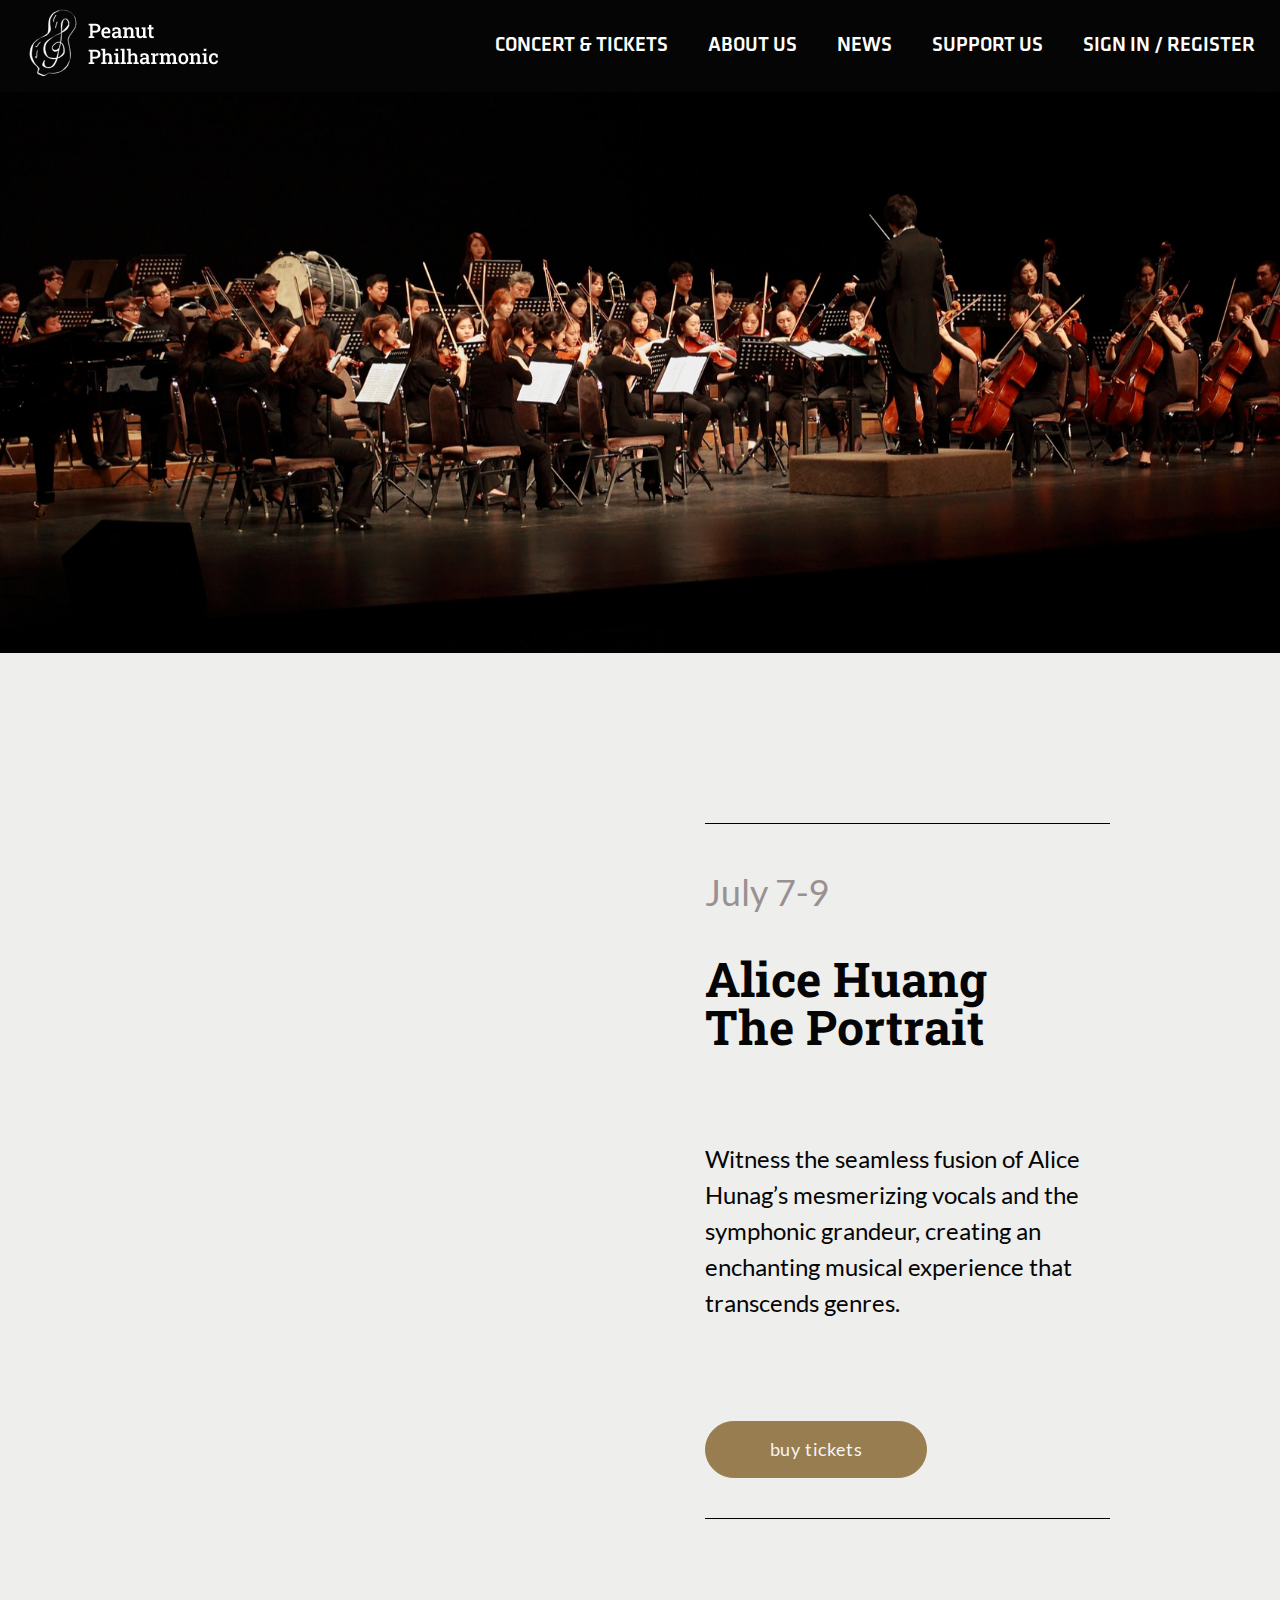
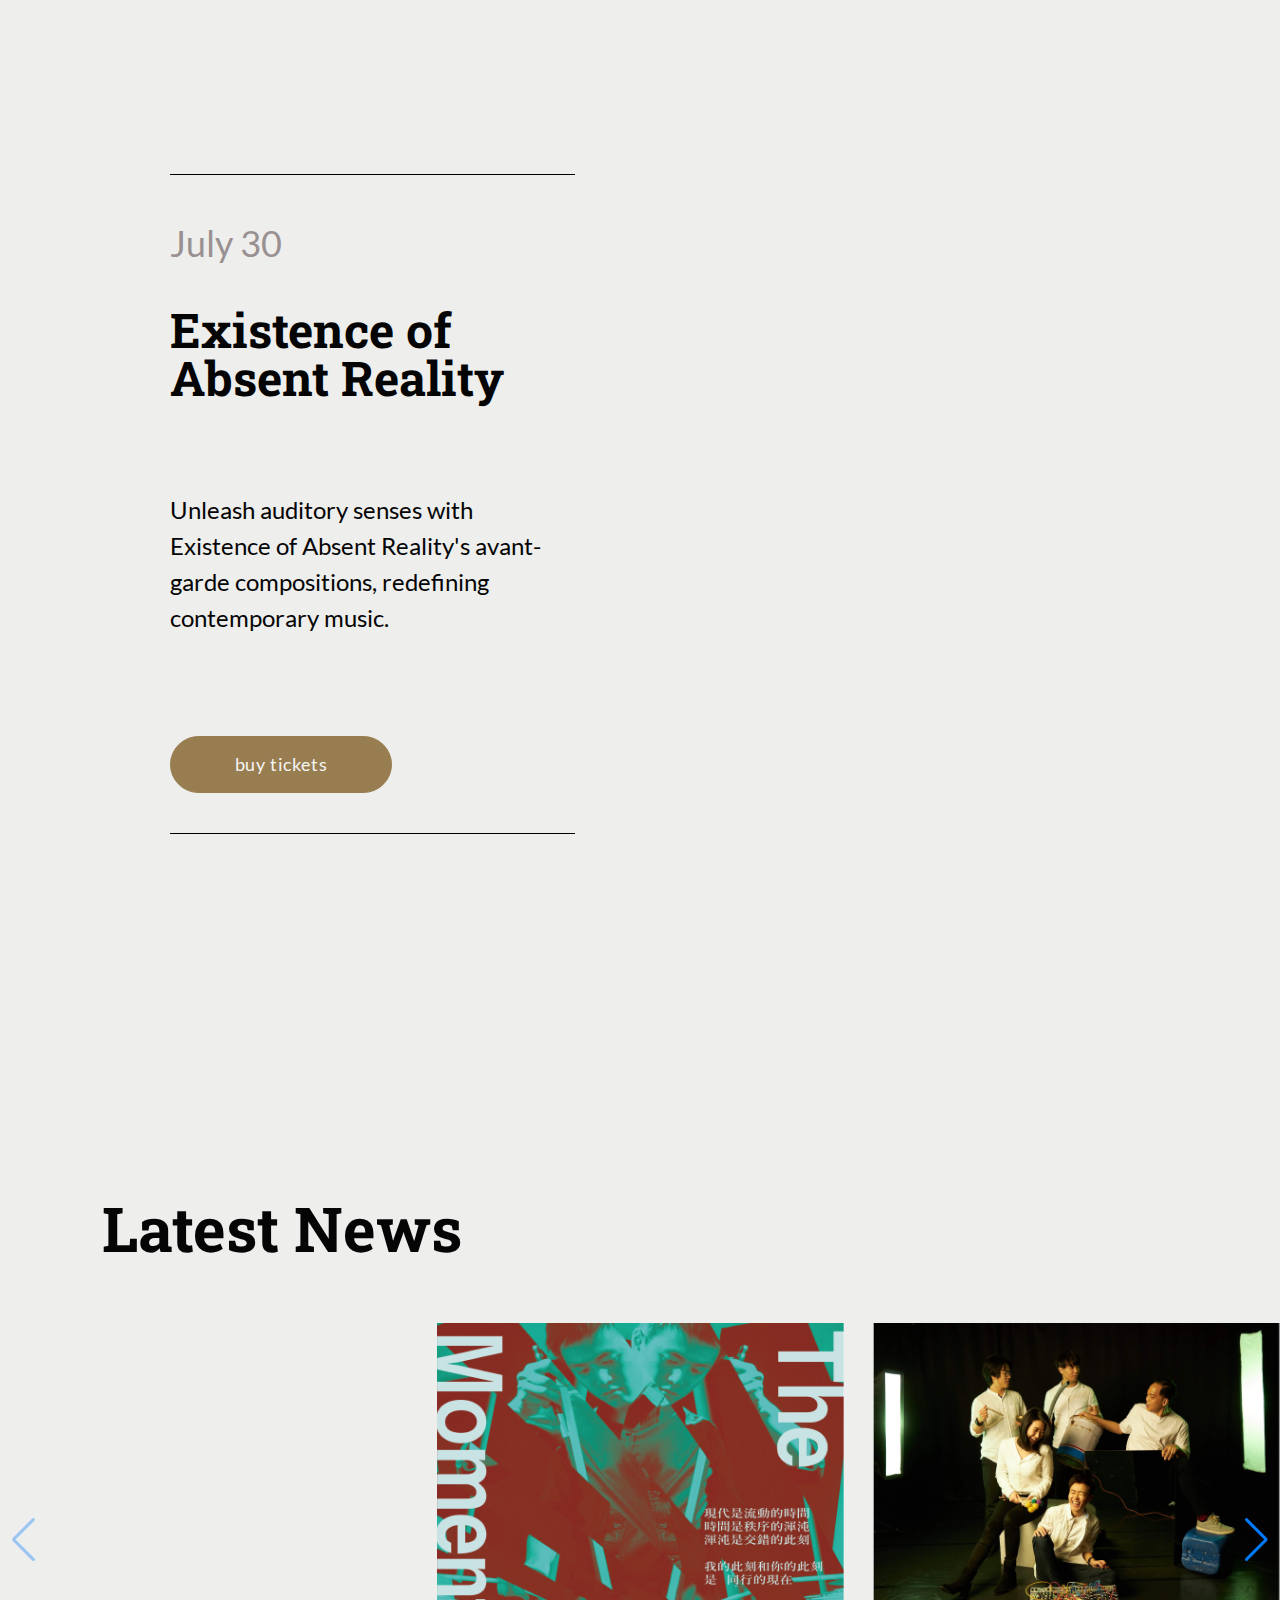
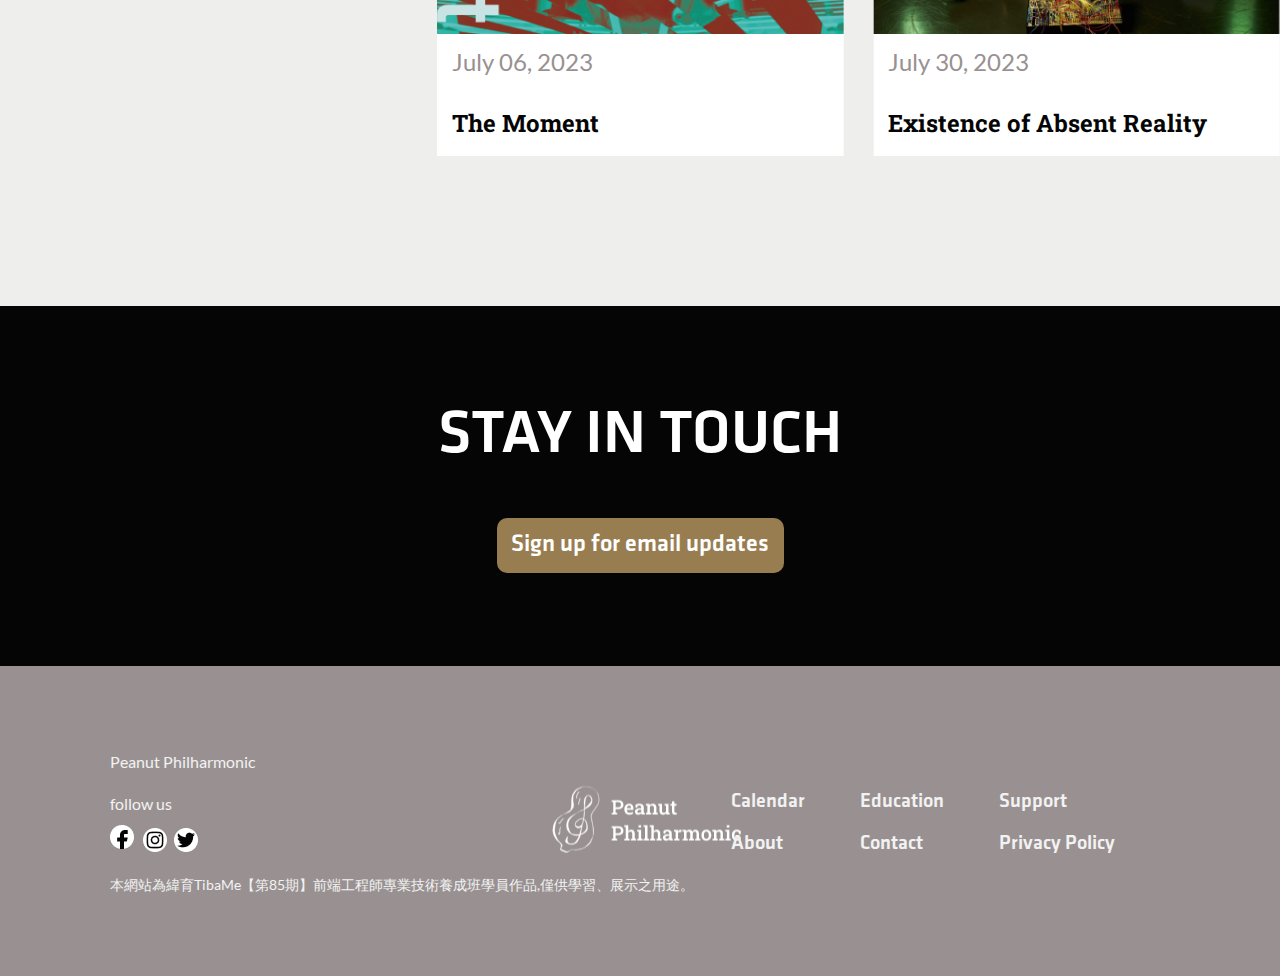
<file: index.html>
<!DOCTYPE html>
<html lang="en">
<head>
    <meta charset="UTF-8">
    <meta http-equiv="X-UA-Compatible" content="IE=edge">
    <meta name="viewport" content="width=device-width, initial-scale=1.0">
    <link rel="stylesheet" href="./css/style.css">
    <link rel="stylesheet" href="https://cdnjs.cloudflare.com/ajax/libs/font-awesome/6.4.0/css/all.min.css"/>
    <link href="https://unpkg.com/aos@2.3.1/dist/aos.css" rel="stylesheet">
    <link rel="stylesheet" href="https://cdn.jsdelivr.net/npm/swiper@10/swiper-bundle.min.css" />

    <style>
        @media only screen and (max-width: 1300px) {
            .top-image {
                width: 60%;
                margin-left: 40px;
                transform: none;
                position: relative;
            }
            .top-image img:last-child {
                display: none;
            }

            .bot-event{
                padding-top: 0;
            }

            .bot-image img:last-child {
                display: none;
            }

            .bot-image {
                margin-right: 40px;
            }
                    
        }
    </style>

    <title>Peanut Philharmonic</title>
</head>
<body>
    <!-- <header>
        <nav>
            <a href="index.html"><img src="./image/logo.png" alt="" class="logo"></a>
            <ul class="menu-list">
                <li><a href="calendars.html">Concert & Tickets</a>
                    <ol>
                        <li><a href="calendars.html">Canlenders</a></li>
                        <li><a href="tickets.html">Tickets</a></li>
                    </ol>
                </li>
                <li><a href="about.html">About Us</a>
                    <ol>
                        <li><a href="about.html">The Peanut Philharmonic</a></li>
                        <li><a href="members.html">Members</a></li>
                    </ol>
                </li>
                <li><a href="news.html">News</a></li>
                <li><a href="support.html">Support Us</a></li>
                <li><a href="sign.html">Sign in / Register</a></li>
                <li><i class="fa-solid fa-bars" style="display: none"></i></li>
            </ul>
        </nav>
    </header> -->
    <header class="header-area">
        <!-- 導覽列 -->
        <div class="navbar-area">
          <div class="container">
            <nav class="site-navbar">
              <!--logo -->
              <a href="index.html" class="logo"><img src="./image/logo.png" alt=""></a>
      
              <!-- site menu/nav -->
              <ul>
                <li><a href="calendars.html">Concert & Tickets</a></li>
                <li><a href="about.html">About Us</a></li>
                <li><a href="about.html">News</a></li>
                <li><a href="support.html">Support Us</a></li>
                <li><a href="sign.html">Sign in / Register</a></li>
                
              </ul>
              <!-- hamburger -->
              <button class="nav-toggler">
                <span></span>
              </button>
            </nav>
          </div>
        </div>
    </header>

    <main>
        <!-- 首頁滿版大圖 -->
        <div class="main-banner">
            <img src="./image/main-banner.png" alt="">
        </div>
        
        <!-- 最新演出資訊 -->
        <div class="wrapper">
            <div class="top-event">
                <div class="top-image">
                    <img data-aos="fade-right"
                    data-aos-offset="300"
                    data-aos-easing="ease-in-sine" src="./image/top-image-1.jpg" alt="">
                    <img data-aos="fade-left"
                    data-aos-offset="200"
                    data-aos-easing="ease-in-sine" src="./image/top-image-2.jpg" alt="">
                </div>
                <div class="top-text">
                    <div class="h3-div">
                        <h3>July 7-9</h3>
                    </div>
                    <h2>Alice Huang<br>
                        The Portrait</h2>
                    <p>Witness the seamless fusion of Alice Hunag’s mesmerizing vocals and the symphonic grandeur, creating an enchanting musical experience that transcends genres.</p>
                    <div class="btn-div">
                        <a href="tickets.html" class="btn-ticket">buy tickets</a>
                    </div>
                </div>
            </div>
            <div class="bot-event">
                <div class="bot-image">
                    <img data-aos="fade-left"
                    data-aos-offset="200"
                    data-aos-easing="ease-in-sine" src="./image/bot-image-1.jpg" alt="">
                    <img data-aos="fade-right"
                    data-aos-offset="100"
                    data-aos-easing="ease-in-sine" src="./image/bot-image-2.jpg" alt="">
                </div>
                <div class="bot-text">
                    <div class="h3-div">
                        <h3>July 30</h3>
                    </div>
                    <h2>Existence of<br>
                        Absent Reality</h2>
                    <p>Unleash auditory senses with Existence of Absent Reality's avant-garde compositions, redefining contemporary music.</p>
                    <div class="btn-div">
                        <a href="tickets.html" class="btn-ticket">buy tickets</a>
                    </div>
                </div>
            </div>
        </div>

        <!-- 新聞頁面 -->

<!-- 
        <div class="news">
            
            <i id ="left" class="fa fa-angle-left" aria-hidden="true"></i>
            <div class="carousel">
                
                <div class="news-slider">
                    <a href="news.html">
                        <img src="./image/news-1.jpg" alt="">
                        <h4>July 06, 2023</h4>
                        <h4>The Moment</h4>
                    </a>
                </div>

                <div class="news-slider">
                    <a href="news.html">
                        <img src="./image/news-2.jpg" alt="">
                        <h4>July 30, 2023</h4>
                        <h4>Existence of Absent Reality</h4>
                    </a>
                </div>

                <div class="news-slider">
                    <a href="news.html">
                        <img src="./image/news-3.jpg" alt="">
                        <h4>March 28, 2023</h4>
                        <h4>Partnership with Orange</h4>
                    </a>
                </div>
                    
                <div class="news-slider">
                    <a href="news.html">
                        <img src="./image/news-1.jpg" alt="">
                        <h4>July 06, 2023</h4>
                        <h4>The Moment</h4>
                    </a>
                </div>

                <div class="news-slider">
                    <a href="news.html">
                        <img src="./image/news-2.jpg" alt="">
                        <h4>July 30, 2023</h4>
                        <h4>Existence of Absent Reality</h4>
                    </a>
                </div>

                <div class="news-slider">
                    <a href="news.html">
                        <img src="./image/news-3.jpg" alt="">
                        <h4>March 28, 2023</h4>
                        <h4>Partnership with Orange</h4>
                    </a>
                </div>
                
                <div class="news-slider">
                    <a href="news.html">
                        <img src="./image/news-1.jpg" alt="">
                        <h4>July 06, 2023</h4>
                        <h4>The Moment</h4>
                    </a>
                </div>

                <div class="news-slider">
                    <a href="news.html">
                        <img src="./image/news-2.jpg" alt="">
                        <h4>July 30, 2023</h4>
                        <h4>Existence of Absent Reality</h4>
                    </a>
                </div>

                <div class="news-slider">
                    <a href="news.html">
                        <img src="./image/news-3.jpg" alt="">
                        <h4>March 28, 2023</h4>
                        <h4>Partnership with Orange</h4>
                    </a>
                </div>
            </div>
            <i id="right" class="fa fa-angle-right" aria-hidden="true"></i>
        </div> -->
      <!-- Swiper -->
        <div class="news-h1">
            <h1>Latest News</h1>
        </div>
        <div #swiperRef="" class="swiper mySwiper">
            <div class="swiper-wrapper">
            <div class="swiper-slide">
                <a href="news.html">
                    <img src="./image/news-1.jpg" alt="">
                    <h4>July 06, 2023</h4>
                    <h4>The Moment</h4>
                </a>
            </div>
            <div class="swiper-slide">
                <a href="news.html">
                    <img src="./image/news-2.jpg" alt="">
                    <h4>July 30, 2023</h4>
                    <h4>Existence of Absent Reality</h4>
                </a>
            </div>
            <div class="swiper-slide">
                <a href="news.html">
                    <img src="./image/news-3.jpg" alt="">
                    <h4>March 28, 2023</h4>
                    <h4>Partnership with Orange</h4>
                </a>
            </div>
            <div class="swiper-slide">
                <a href="news.html">
                    <img src="./image/news-1.jpg" alt="">
                    <h4>July 06, 2023</h4>
                    <h4>The Moment</h4>
                </a>
            </div>
            <div class="swiper-slide">
                <a href="news.html">
                    <img src="./image/news-2.jpg" alt="">
                    <h4>July 30, 2023</h4>
                    <h4>Existence of Absent Reality</h4>
                </a>
            </div>
            <div class="swiper-slide">
                <a href="news.html">
                    <img src="./image/news-3.jpg" alt="">
                    <h4>March 28, 2023</h4>
                    <h4>Partnership with Orange</h4>
                </a>
            </div>
            </div>
            <div class="swiper-button-next"></div>
            <div class="swiper-button-prev"></div>
            <div class="swiper-pagination"></div>
        </div>


    </main>
    <footer>
        <div class="black-footer">
            <h1>STAY IN TOUCH</h1>
            <a href="sign.html">Sign up for email updates</a>
        </div>
        <div class="footer">
            <div class="left-side">
                <h5>Peanut Philharmonic </h5>
                <h5>follow us</h5>
                <a href="#"><img src="./image/facebook-icon.png" alt=""></a>
                <a href="#"><img src="./image/instagram-icon.png" alt=""></a>
                <a href="#"><img src="./image/twitter-icon.png" alt=""></a>
                <h6>本網站為緯育TibaMe【第85期】前端工程師專業技術養成班學員作品,僅供學習、展示之用途。</h6>
            </div>

            <div class="logo-side">
                <a href="index.html"><img src="./image/logo.png" alt="" class="logo-bottom"></a>
            </div>

            <div class="right-side">
                <ul>
                    <li><a href="calendars.html">Calendar</a></li>
                    <li><a href="about.html">About</a></li>
                </ul>
                <ul>
                    <li><a href="#">Education</a></li>
                    <li><a href="contact.html">Contact</a></li>
                </ul>
                <ul>
                    <li><a href="support.html">Support</a></li>
                    <li><a href="#">Privacy Policy</a></li>
                </ul>
            </div>
        </div>
    </footer>
    <script src="./js/index.js"></script>
    <script src="./js/basic.js"></script>
    <script src="https://unpkg.com/aos@2.3.1/dist/aos.js"></script>
      <!-- Swiper JS -->
  <script src="https://cdn.jsdelivr.net/npm/swiper@10/swiper-bundle.min.js"></script>

  <!-- Initialize Swiper -->
    <script script>
        var swiper = new Swiper(".mySwiper", {
        slidesPerView: 3,
        centeredSlides: true,
        spaceBetween: 30,
        pagination: {
            // el: ".swiper-pagination",
            type: "fraction",
        },
        navigation: {
            nextEl: ".swiper-button-next",
            prevEl: ".swiper-button-prev",
        },
        });
    </script>
    <script>
        AOS.init({
            offset: 50,
            duration: 1000
            });
    </script>
</body>
</html>
</file>
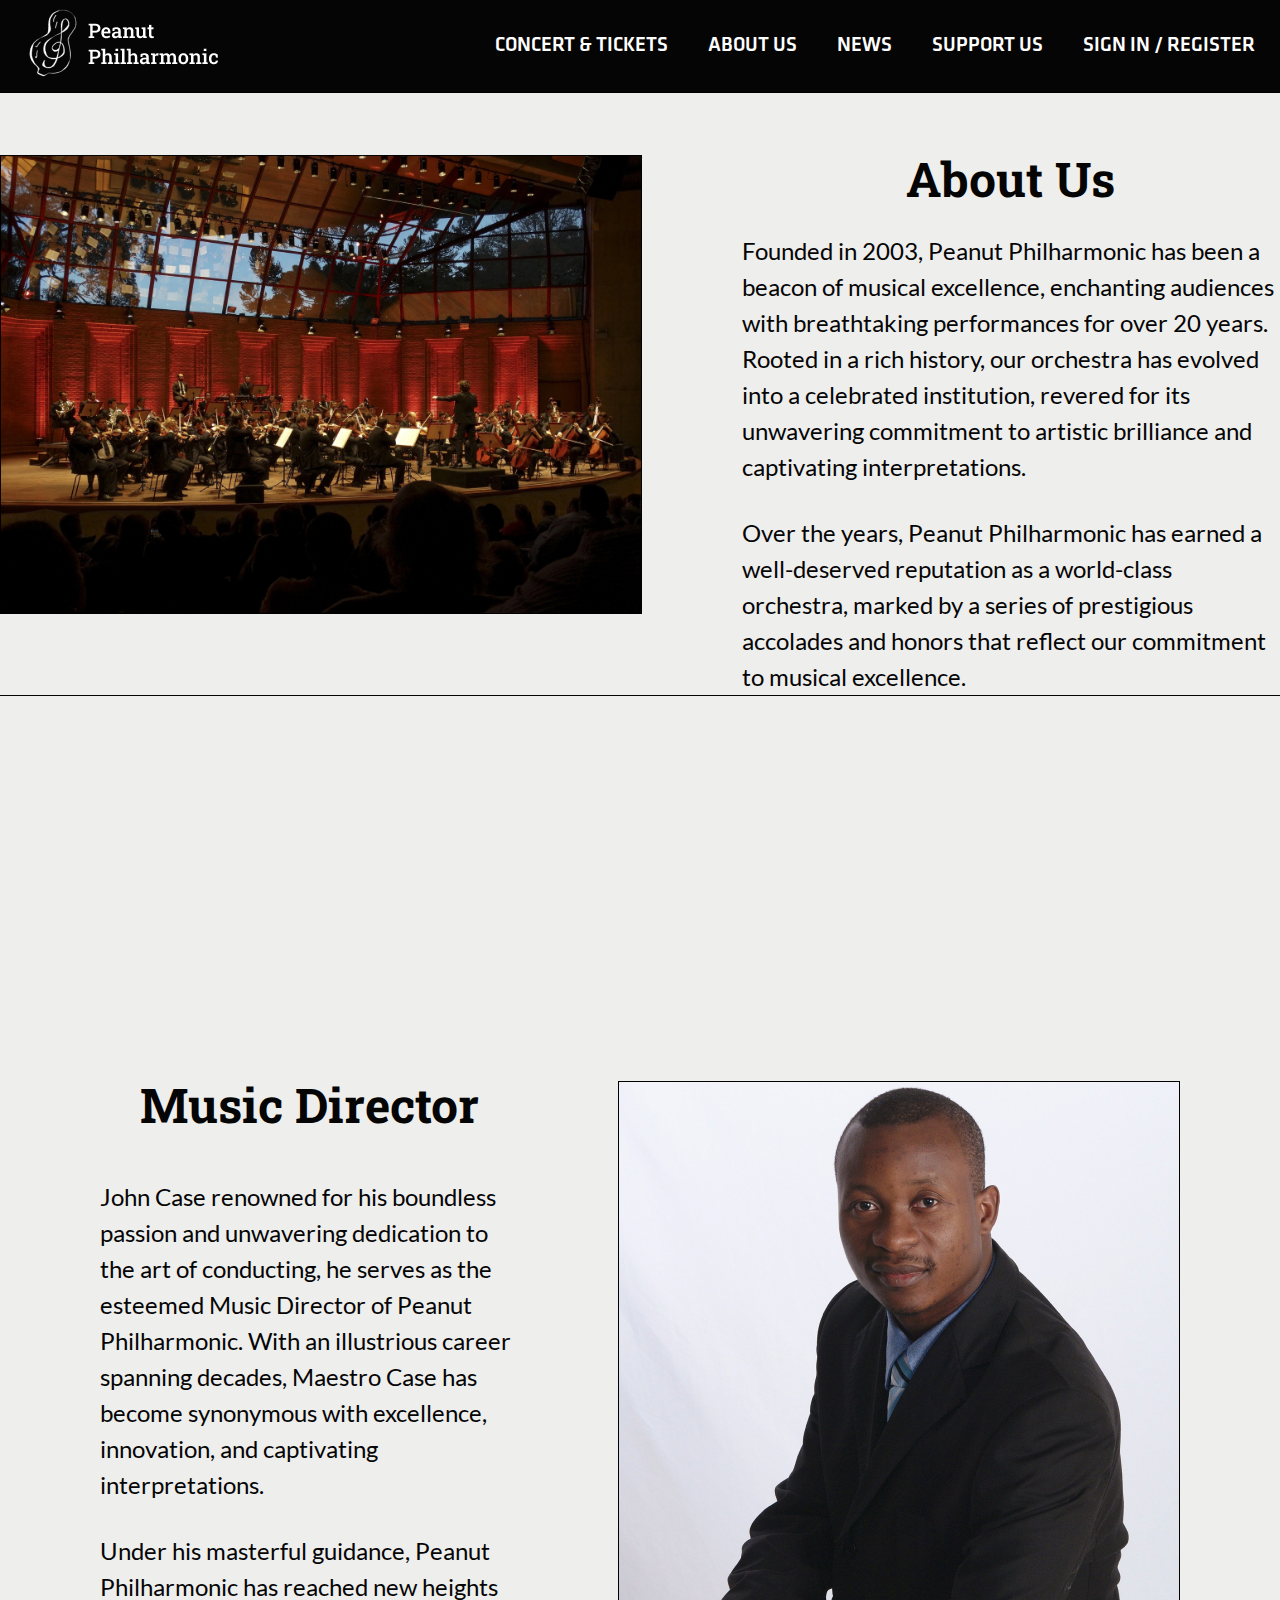
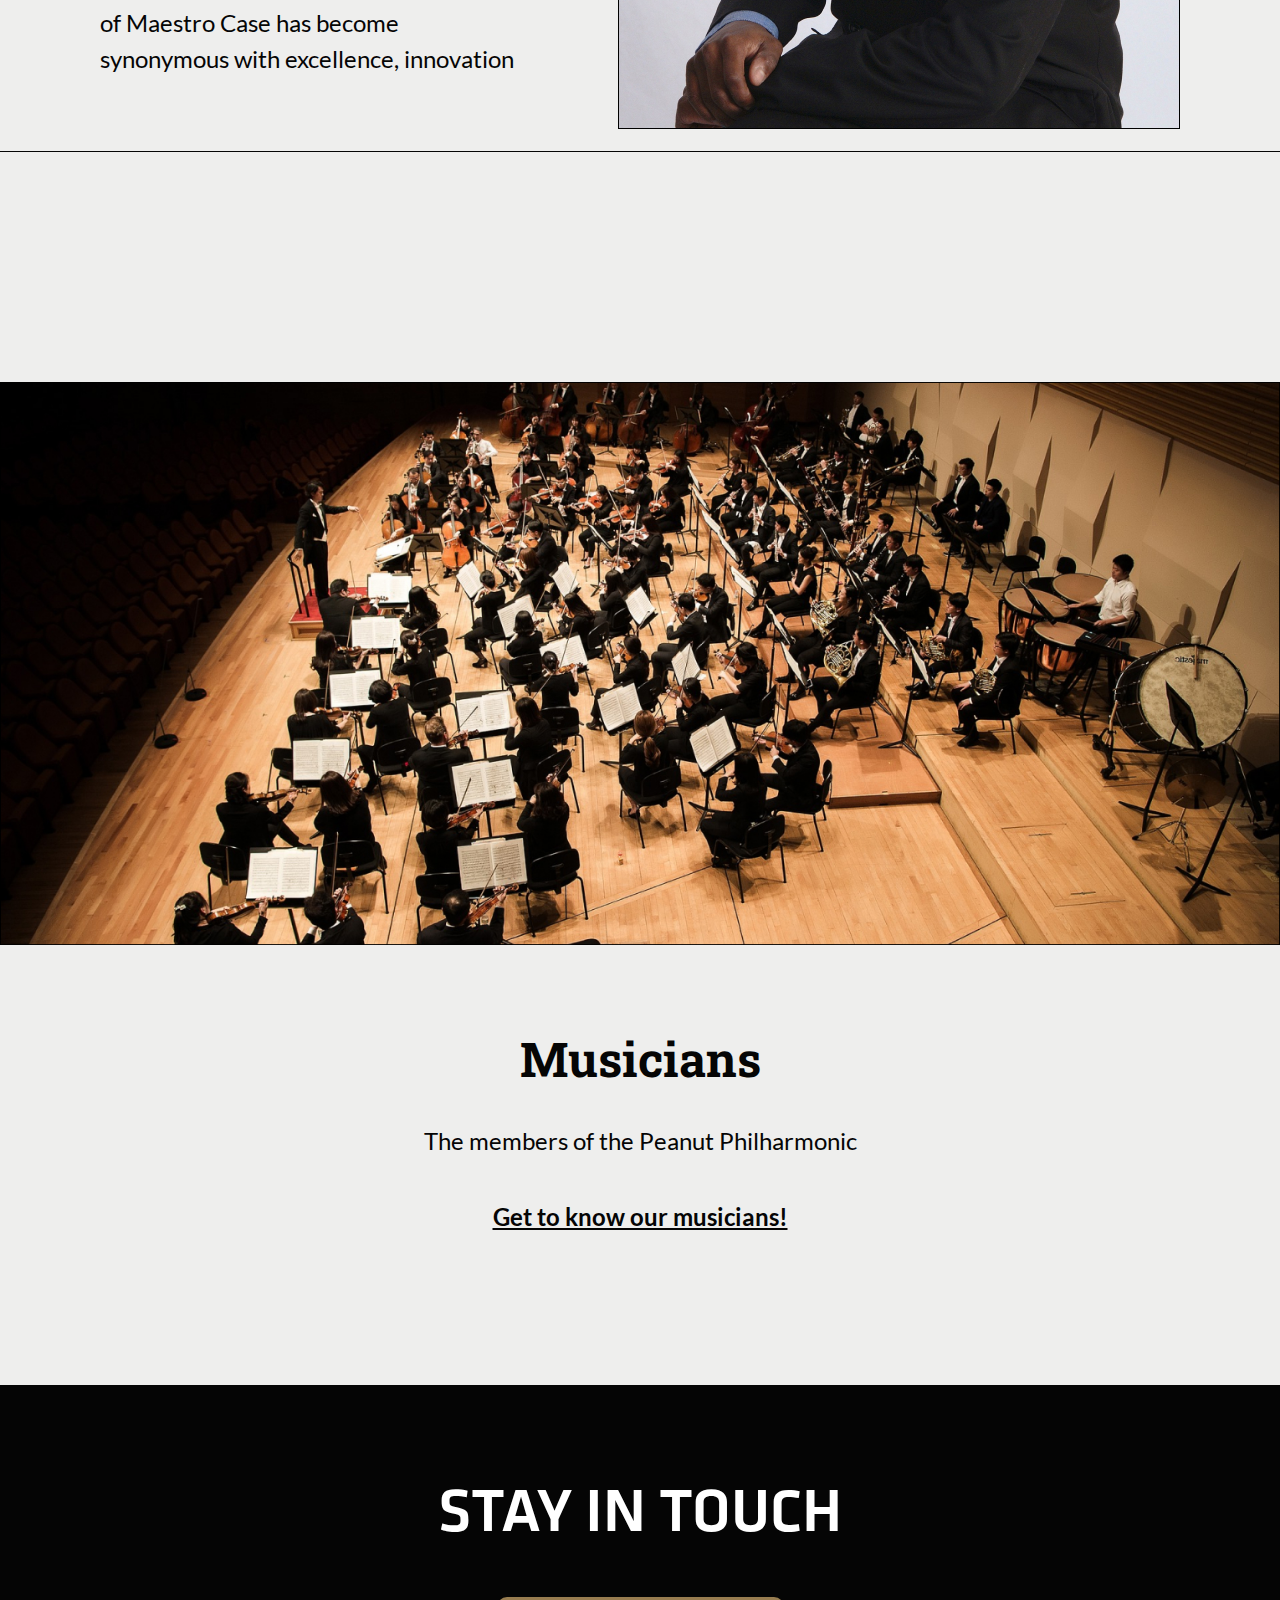
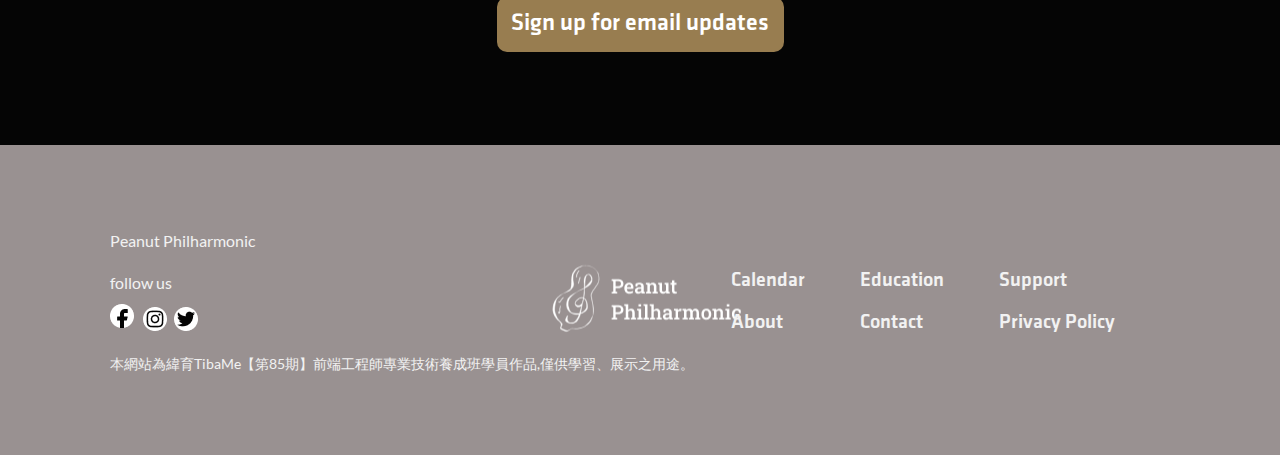
<file: about.html>
<!DOCTYPE html>
<html lang="en">
<head>
    <meta charset="UTF-8">
    <meta http-equiv="X-UA-Compatible" content="IE=edge">
    <meta name="viewport" content="width=device-width, initial-scale=1.0">
    <link rel="stylesheet" href="./css/style.css">
    <link rel="stylesheet" href="./css/about.css">
    <link rel="stylesheet" href="https://cdnjs.cloudflare.com/ajax/libs/font-awesome/6.4.0/css/all.min.css"/>
    <title>Peanut Philharmonic</title>
</head>
<body>
    <header class="header-area">
        <!-- 導覽列 -->
        <div class="navbar-area">
          <div class="container">
            <nav class="site-navbar">
              <!--logo -->
              <a href="index.html" class="logo"><img src="./image/logo.png" alt=""></a>
      
              <!-- site menu/nav -->
              <ul>
                <li><a href="calendars.html">Concert & Tickets</a></li>
                <li><a href="about.html">About Us</a></li>
                <li><a href="about.html">News</a></li>
                <li><a href="support.html">Support Us</a></li>
                <li><a href="sign.html">Sign in / Register</a></li>
              </ul>
              <!-- hambuger -->
              <button class="nav-toggler">
                <span></span>
              </button>
            </nav>
          </div>
        </div>
    </header>

    <main>


        <div class="about-us">

            <div class="about-us-img">
                <img src="./image/about-image-1.jpg" alt="">
            </div>

            <div class="about-us-text">
                <h2>About Us</h2>
                <h4>Founded in 2003, Peanut Philharmonic has been a beacon of musical excellence, enchanting audiences with breathtaking performances for over 20 years. Rooted in a rich history, our orchestra has evolved into a celebrated institution, revered for its unwavering commitment to artistic brilliance and captivating interpretations.</h4>
                <br><br><br>
                <h4>Over the years, Peanut Philharmonic has earned a well-deserved reputation as a world-class orchestra, marked by a series of prestigious accolades and honors that reflect our commitment to musical excellence.</h4>
            </div>
        </div>

        
        <div class="music-director">

            <div class="music-director-img">
                <img src="./image/about-image-2.jpg" alt="">
            </div>

            <div class="music-director-text">
                <h2>Music Director</h2>
                <h4>John Case renowned for his boundless passion and unwavering dedication to the art of conducting, he serves as the esteemed Music Director of Peanut Philharmonic. With an illustrious career spanning decades, Maestro Case has become synonymous with excellence, innovation, and captivating interpretations.</h4>
                <br><br><br>
                <h4>Under his masterful guidance, Peanut Philharmonic has reached new heights of Maestro Case has become synonymous with excellence, innovation</h4>
            </div>
        </div>

        <div class="musicians">

            <div class="musicians-img">
                <img src="./image/about-image-3.jpg" alt="">
            </div>
            <h2>Musicians</h2>
            <h4>The members of the Peanut Philharmonic</h4>
            <h4><a href="members.html">Get to know our musicians!</a></h4>


        </div>
        
    </main>
    <footer>
        <div class="black-footer">
            <h1>STAY IN TOUCH</h1>
            <a href="sign.html">Sign up for email updates</a>
        </div>
        <div class="footer">
            <div class="left-side">
                <h5>Peanut Philharmonic </h5>
                <h5>follow us</h5>
                <a href="#"><img src="./image/facebook-icon.png" alt=""></a>
                <a href="#"><img src="./image/instagram-icon.png" alt=""></a>
                <a href="#"><img src="./image/twitter-icon.png" alt=""></a>
                <h6>本網站為緯育TibaMe【第85期】前端工程師專業技術養成班學員作品,僅供學習、展示之用途。</h6>
            </div>

            <div class="logo-side">
                <a href="index.html"><img src="./image/logo.png" alt="" class="logo-bottom"></a>
            </div>

            <div class="right-side">
                <ul>
                    <li><a href="calendars.html">Calendar</a></li>
                    <li><a href="about.html">About</a></li>
                </ul>
                <ul>
                    <li><a href="#">Education</a></li>
                    <li><a href="contact.html">Contact</a></li>
                </ul>
                <ul>
                    <li><a href="support.html">Support</a></li>
                    <li><a href="#">Privacy Policy</a></li>
                </ul>
            </div>
        </div>
    </footer>
    
</body>
</html>
</file>
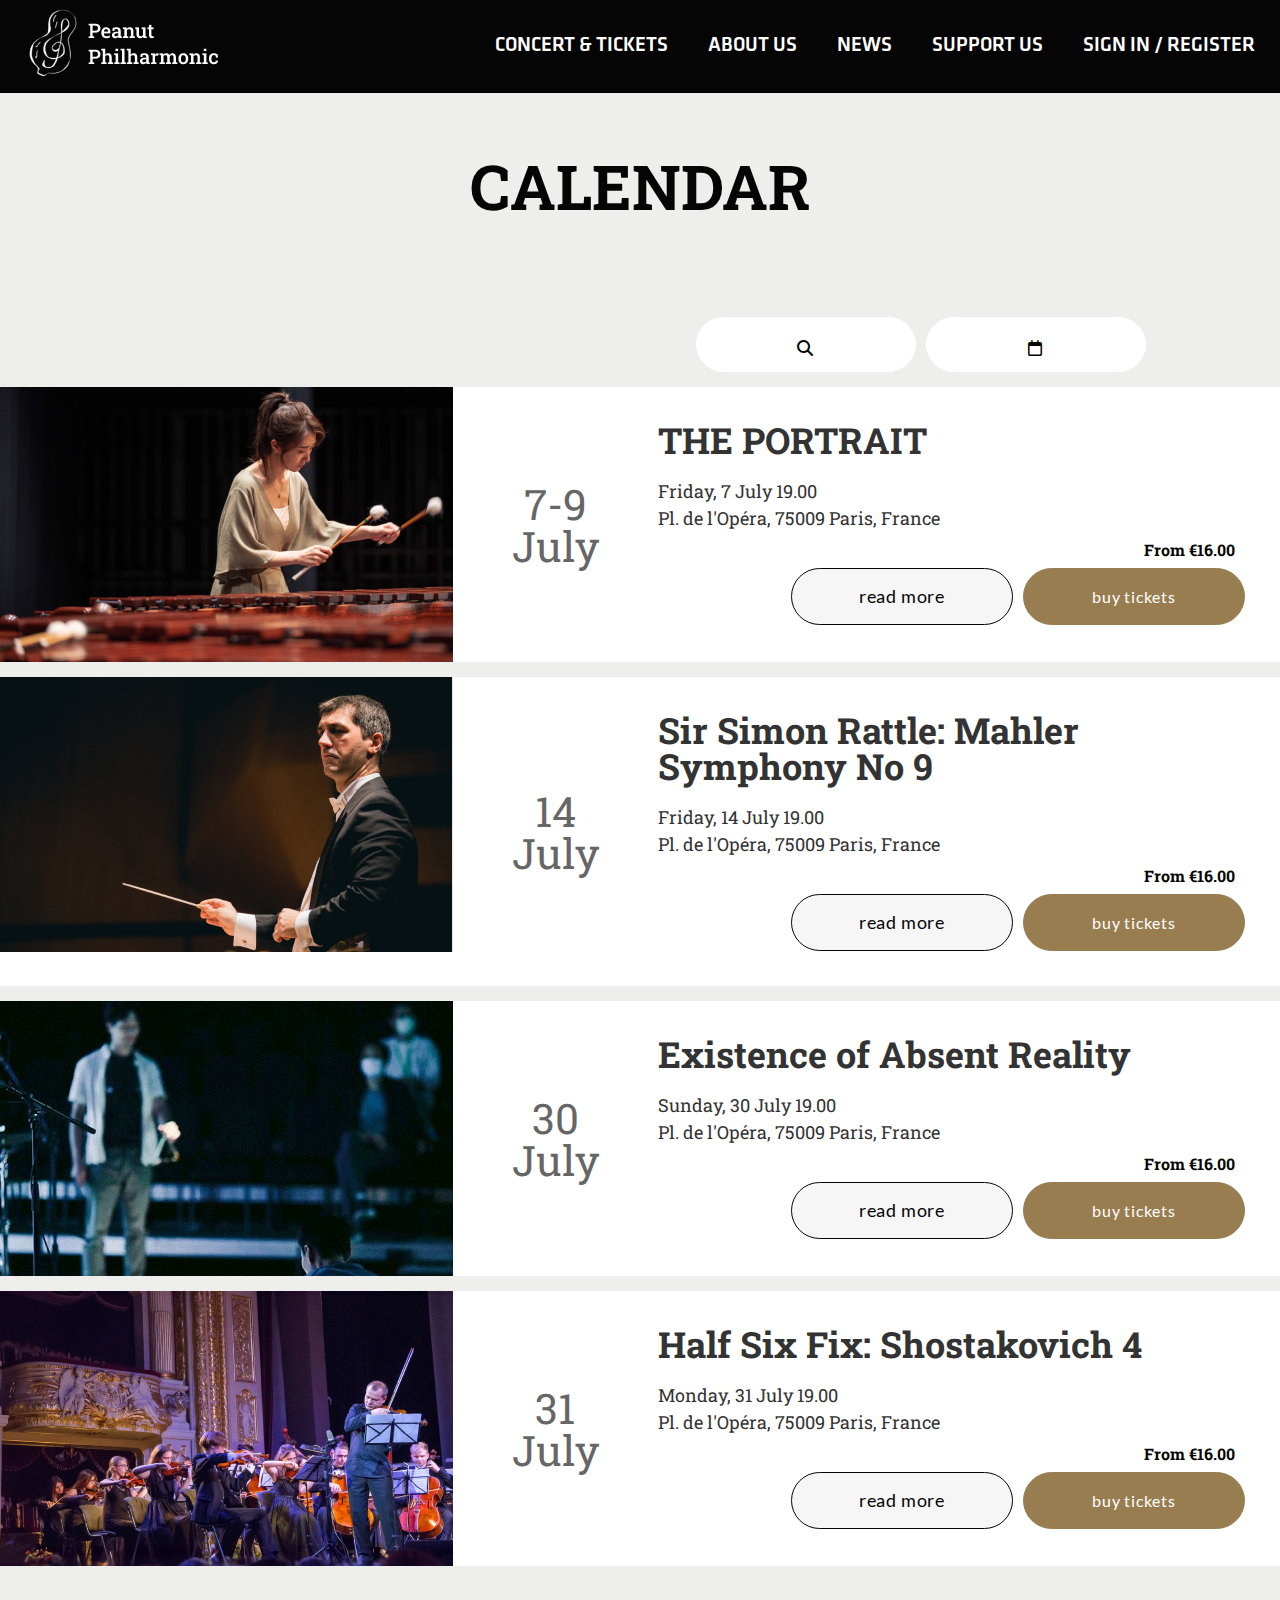
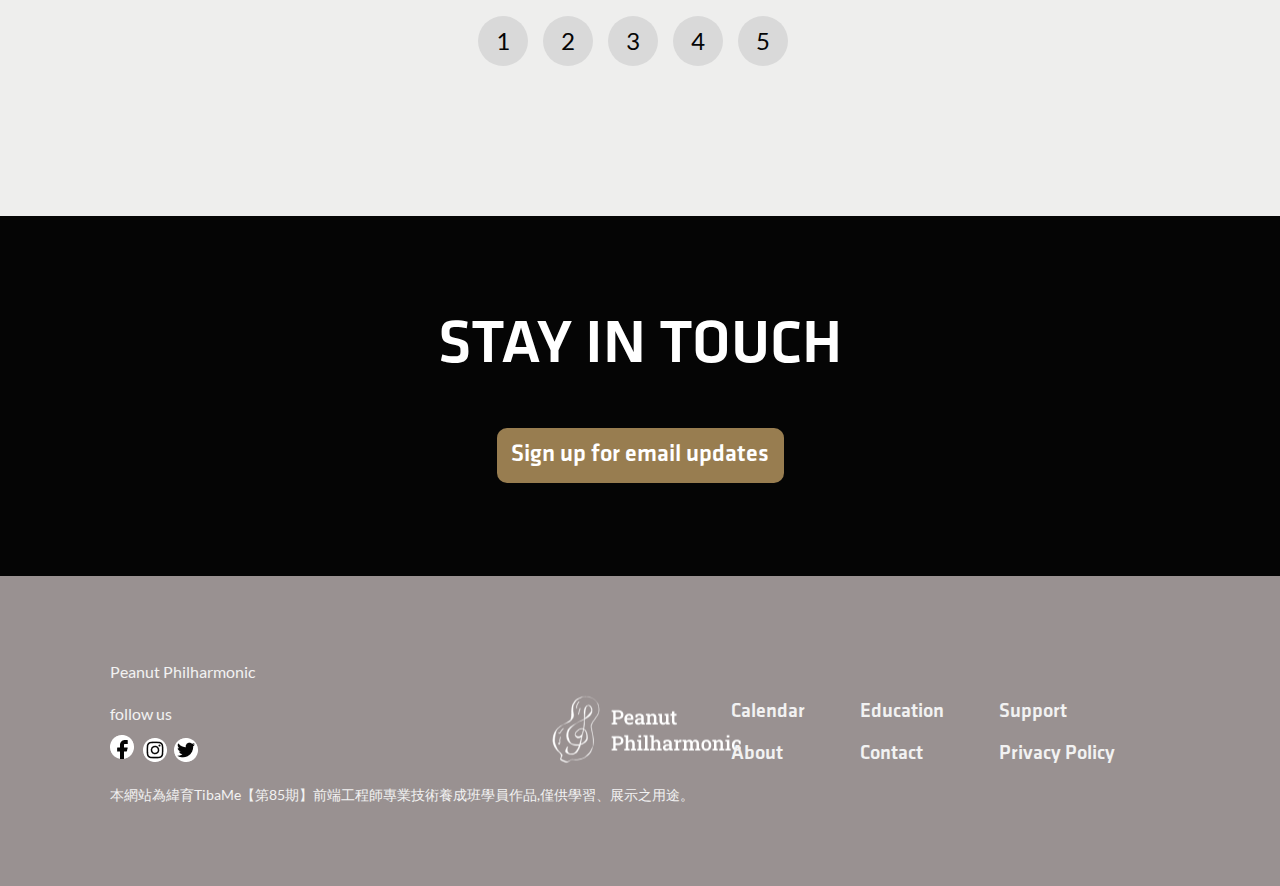
<file: calendars.html>
<!DOCTYPE html>
<html lang="en">
<head>
    <meta charset="UTF-8">
    <meta http-equiv="X-UA-Compatible" content="IE=edge">
    <meta name="viewport" content="width=device-width, initial-scale=1.0">
    <link rel="stylesheet" href="./css/style.css">
    <link rel="stylesheet" href="./css/calendars.css">
    <link rel="stylesheet" href="https://cdnjs.cloudflare.com/ajax/libs/font-awesome/6.4.0/css/all.min.css"/>
    <title>Peanut Philharmonic</title>
</head>
<body>
    <header class="header-area">
        <!-- 導覽列 -->
        <div class="navbar-area">
          <div class="container">
            <nav class="site-navbar">
              <!--logo -->
              <a href="index.html" class="logo"><img src="./image/logo.png" alt=""></a>
      
              <!-- site menu/nav -->
              <ul>
                <li><a href="calendars.html">Concert & Tickets</a></li>
                <li><a href="about.html">About Us</a></li>
                <li><a href="about.html">News</a></li>
                <li><a href="support.html">Support Us</a></li>
                <li><a href="sign.html">Sign in / Register</a></li>
              </ul>
              <!-- hambuger -->
              <button class="nav-toggler">
                <span></span>
              </button>
            </nav>
          </div>
        </div>
    </header>

    <main>

        <h1 class="calendar-h1">CALENDAR</h1>
        <div class="search">
            <button class="btn-search"><i class="fa-solid fa-magnifying-glass"></i></button>
            <button class="btn-search"><i class="fa-regular fa-calendar"></i></button>
        </div>
        <div class="calendar">
            <div class="calendar-image"><img src="./image/calendar-image-1.jpg" alt=""></div>
            <div class="calendar-day">7-9<br>
                                      July</div>
            <div class="info-wrapper">
                <span>THE PORTRAIT</span>
                <h4>Friday, 7 July  19.00  </h4>
                <h4>Pl. de l'Opéra, 75009 Paris, France</h4>
                <p>From €16.00</p>
                <div class="button-wrapper">
                    <a href="news.html" class="btn-read-more">read more</a>  
                    <a href="tickets.html" class="btn-ticket">buy tickets</a>
                </div>
            </div>
        </div>
        
        <div class="calendar">
            <div class="calendar-image"><img src="./image/calendar-image-2.jpg" alt=""></div>
            <div class="calendar-day">14<br>
                                      July</div>
            <div class="info-wrapper">
                <span>Sir Simon Rattle: Mahler Symphony No 9</span>
                <h4>Friday, 14 July  19.00</h4>
                <h4>Pl. de l'Opéra, 75009 Paris, France</h4>
                <p>From €16.00</p>
                <div class="button-wrapper">
                    <a href="news.html" class="btn-read-more">read more</a>  
                    <a href="tickets.html" class="btn-ticket">buy tickets</a>
                </div>
            </div>
        </div>

        <div class="calendar">
            <div class="calendar-image"><img src="./image/calendar-image-3.jpg" alt=""></div>
            <div class="calendar-day">30<br>
                                      July</div>
            <div class="info-wrapper">
                <span>Existence of Absent Reality</span>
                <h4>Sunday, 30 July  19.00  </h4>
                <h4>Pl. de l'Opéra, 75009 Paris, France</h4>
                <p>From €16.00</p>
                <div class="button-wrapper">
                    <a href="news.html" class="btn-read-more">read more</a>  
                    <a href="tickets.html" class="btn-ticket">buy tickets</a>
                </div>
            </div>
        </div>

        <div class="calendar">
            <div class="calendar-image"><img src="./image/calendar-image-4.jpg" alt=""></div>
            <div class="calendar-day">31<br>
                                      July</div>
            <div class="info-wrapper">
                <span>Half Six Fix: Shostakovich 4</span>
                <h4>Monday, 31 July  19.00  </h4>
                <h4>Pl. de l'Opéra, 75009 Paris, France</h4>
                <p>From €16.00</p>
                <div class="button-wrapper">
                    <a href="news.html" class="btn-read-more">read more</a>  
                    <a href="tickets.html" class="btn-ticket">buy tickets</a>

                    
                </div>
            </div>
        </div>
        
        <div class="calendar-page">
            <h4>1</h4>
            <h4>2</h4>
            <h4>3</h4>
            <h4>4</h4>
            <h4>5</h4>
        </div>

    </main>
    <footer>
        <div class="black-footer">
            <h1>STAY IN TOUCH</h1>
            <a href="sign.html">Sign up for email updates</a>
        </div>
        <div class="footer">
            <div class="left-side">
                <h5>Peanut Philharmonic </h5>
                <h5>follow us</h5>
                <a href="#"><img src="./image/facebook-icon.png" alt=""></a>
                <a href="#"><img src="./image/instagram-icon.png" alt=""></a>
                <a href="#"><img src="./image/twitter-icon.png" alt=""></a>
                <h6>本網站為緯育TibaMe【第85期】前端工程師專業技術養成班學員作品,僅供學習、展示之用途。</h6>
            </div>

            <div class="logo-side">
                <a href="index.html"><img src="./image/logo.png" alt="" class="logo-bottom"></a>
            </div>

            <div class="right-side">
                <ul>
                    <li><a href="calendars.html">Calendar</a></li>
                    <li><a href="about.html">About</a></li>
                </ul>
                <ul>
                    <li><a href="#">Education</a></li>
                    <li><a href="contact.html">Contact</a></li>
                </ul>
                <ul>
                    <li><a href="support.html">Support</a></li>
                    <li><a href="#">Privacy Policy</a></li>
                </ul>
            </div>
        </div>
    </footer>
</body>
</html>
</file>
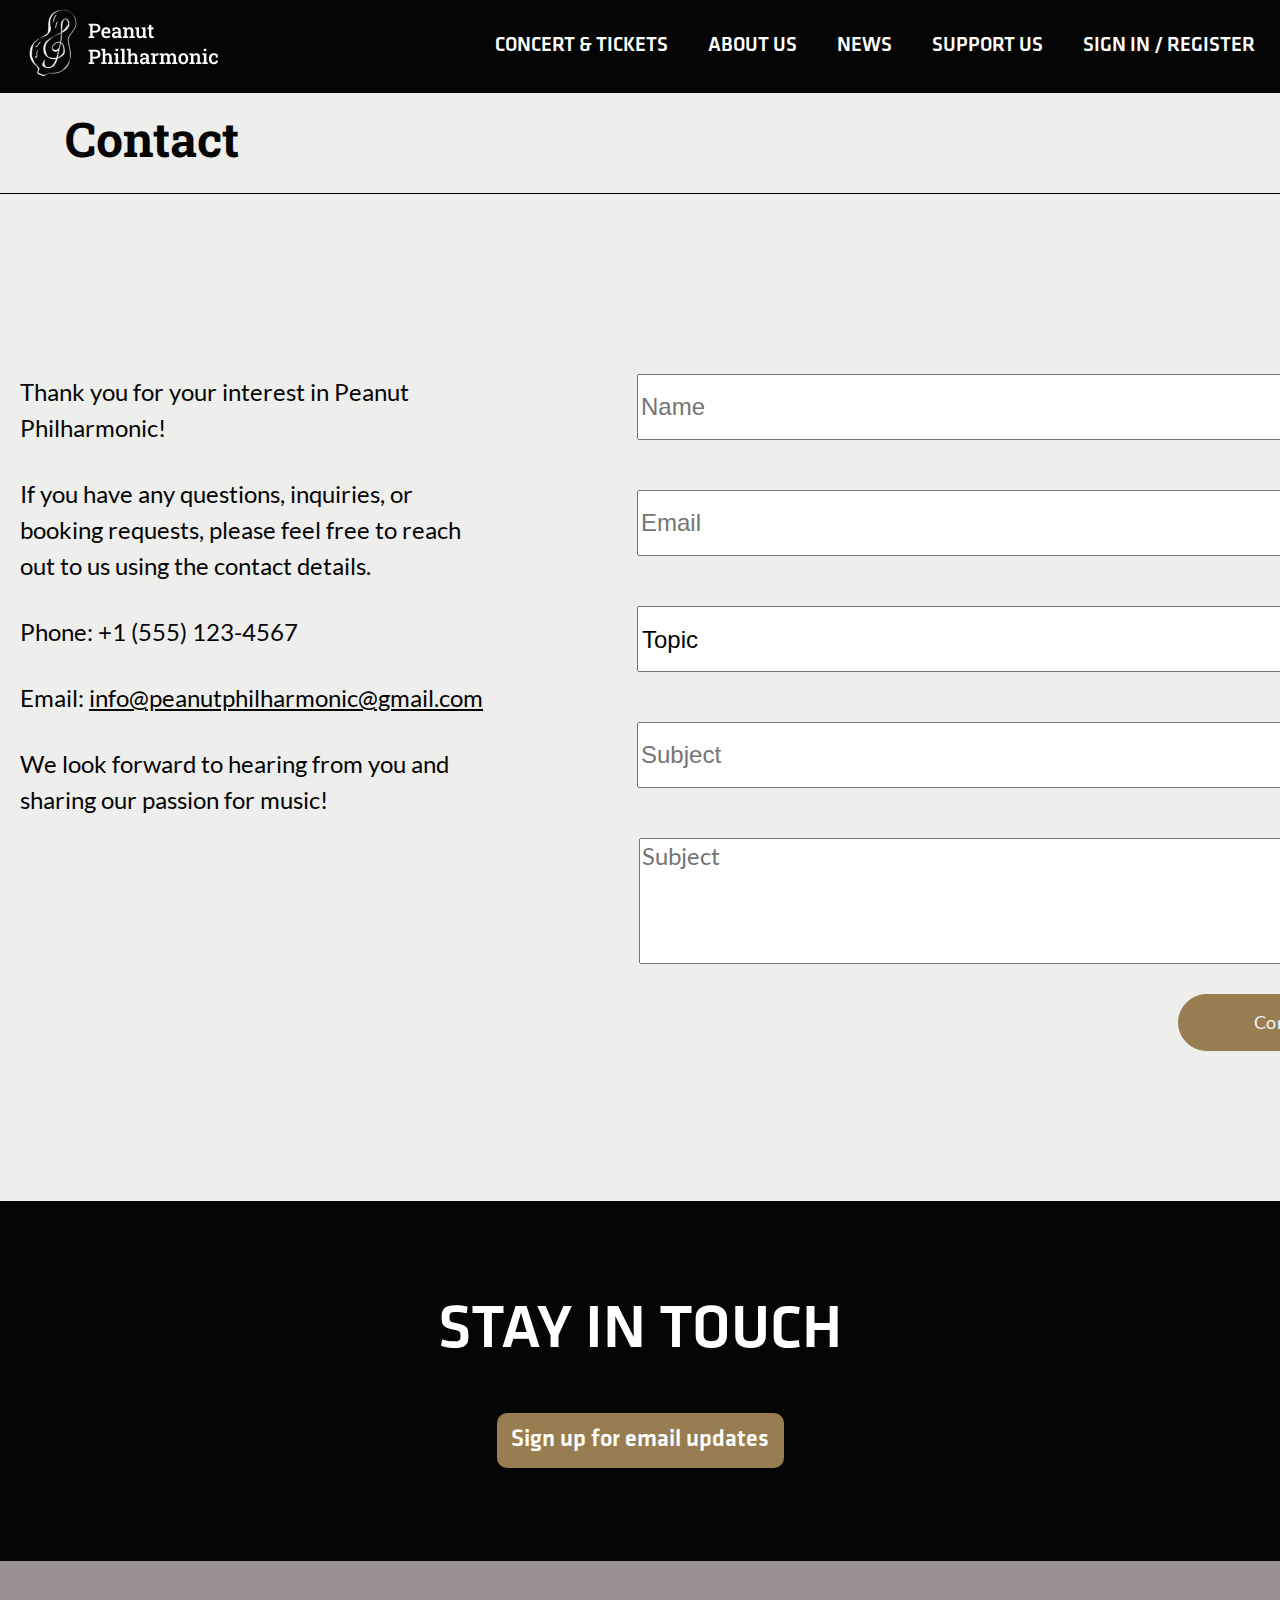
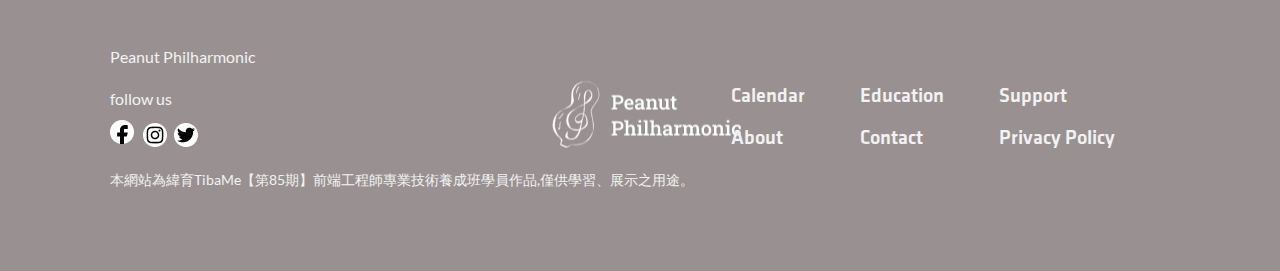
<file: contact.html>
<!DOCTYPE html>
<html lang="en">
<head>
    <meta charset="UTF-8">
    <meta http-equiv="X-UA-Compatible" content="IE=edge">
    <meta name="viewport" content="width=device-width, initial-scale=1.0">
    <link rel="stylesheet" href="./css/style.css">
    <link rel="stylesheet" href="./css/contact.css">
    <link rel="stylesheet" href="https://cdnjs.cloudflare.com/ajax/libs/font-awesome/6.4.0/css/all.min.css"/>
    <title>Peanut Philharmonic</title>
</head>
<body>
    <header class="header-area">
        <!-- 導覽列 -->
        <div class="navbar-area">
          <div class="container">
            <nav class="site-navbar">
              <!--logo -->
              <a href="index.html" class="logo"><img src="./image/logo.png" alt=""></a>
      
              <!-- site menu/nav -->
              <ul>
                <li><a href="calendars.html">Concert & Tickets</a></li>
                <li><a href="about.html">About Us</a></li>
                <li><a href="about.html">News</a></li>
                <li><a href="support.html">Support Us</a></li>
                <li><a href="sign.html">Sign in / Register</a></li>
              </ul>
              <!-- hambuger -->
              <button class="nav-toggler">
                <span></span>
              </button>
            </nav>
          </div>
        </div>
    </header>

    <main>

        <div class="contact">
            <h2>Contact</h2>
        </div>

        <div class="contact-container">
            <div class="contact-text">
                <p>Thank you for your interest in Peanut Philharmonic!</p>

                <p>If you have any questions, inquiries, or booking requests, please feel free to reach out to us using the contact details.</p>
   
                <p>Phone: +1 (555) 123-4567</p>
                
                <p>Email: <a href="#">info@peanutphilharmonic@gmail.com</a></p>

                <p>We look forward to hearing from you and sharing our passion for music!</p>
            </div>

            <div class="contact-form">
                <input type="text" placeholder="Name">

                <input type="text" placeholder="Email">

                <select>
                    <option value="option1">Topic</option>
                    <option value="option2">Purchase of concert tickets</option>
                    <option value="option3">Subscription</option>
                    <option value="option4">other matters</option>
                    
                </select>

                <input type="text" placeholder="Subject">

                <textarea name="" id="textarea" cols="30" rows="10" placeholder="Subject"></textarea>

                <a href="#" class="btn-ticket">Confirm</a>
            </div>
            
        </div>



    </main>
    <footer>
        <div class="black-footer">
            <h1>STAY IN TOUCH</h1>
            <a href="sign.html">Sign up for email updates</a>
        </div>
        <div class="footer">
            <div class="left-side">
                <h5>Peanut Philharmonic </h5>
                <h5>follow us</h5>
                <a href="#"><img src="./image/facebook-icon.png" alt=""></a>
                <a href="#"><img src="./image/instagram-icon.png" alt=""></a>
                <a href="#"><img src="./image/twitter-icon.png" alt=""></a>
                <h6>本網站為緯育TibaMe【第85期】前端工程師專業技術養成班學員作品,僅供學習、展示之用途。</h6>
            </div>

            <div class="logo-side">
                <a href="index.html"><img src="./image/logo.png" alt="" class="logo-bottom"></a>
            </div>

            <div class="right-side">
                <ul>
                    <li><a href="calendars.html">Calendar</a></li>
                    <li><a href="about.html">About</a></li>
                </ul>
                <ul>
                    <li><a href="#">Education</a></li>
                    <li><a href="contact.html">Contact</a></li>
                </ul>
                <ul>
                    <li><a href="support.html">Support</a></li>
                    <li><a href="#">Privacy Policy</a></li>
                </ul>
            </div>
        </div>
    </footer>
    
</body>
</html>
</file>
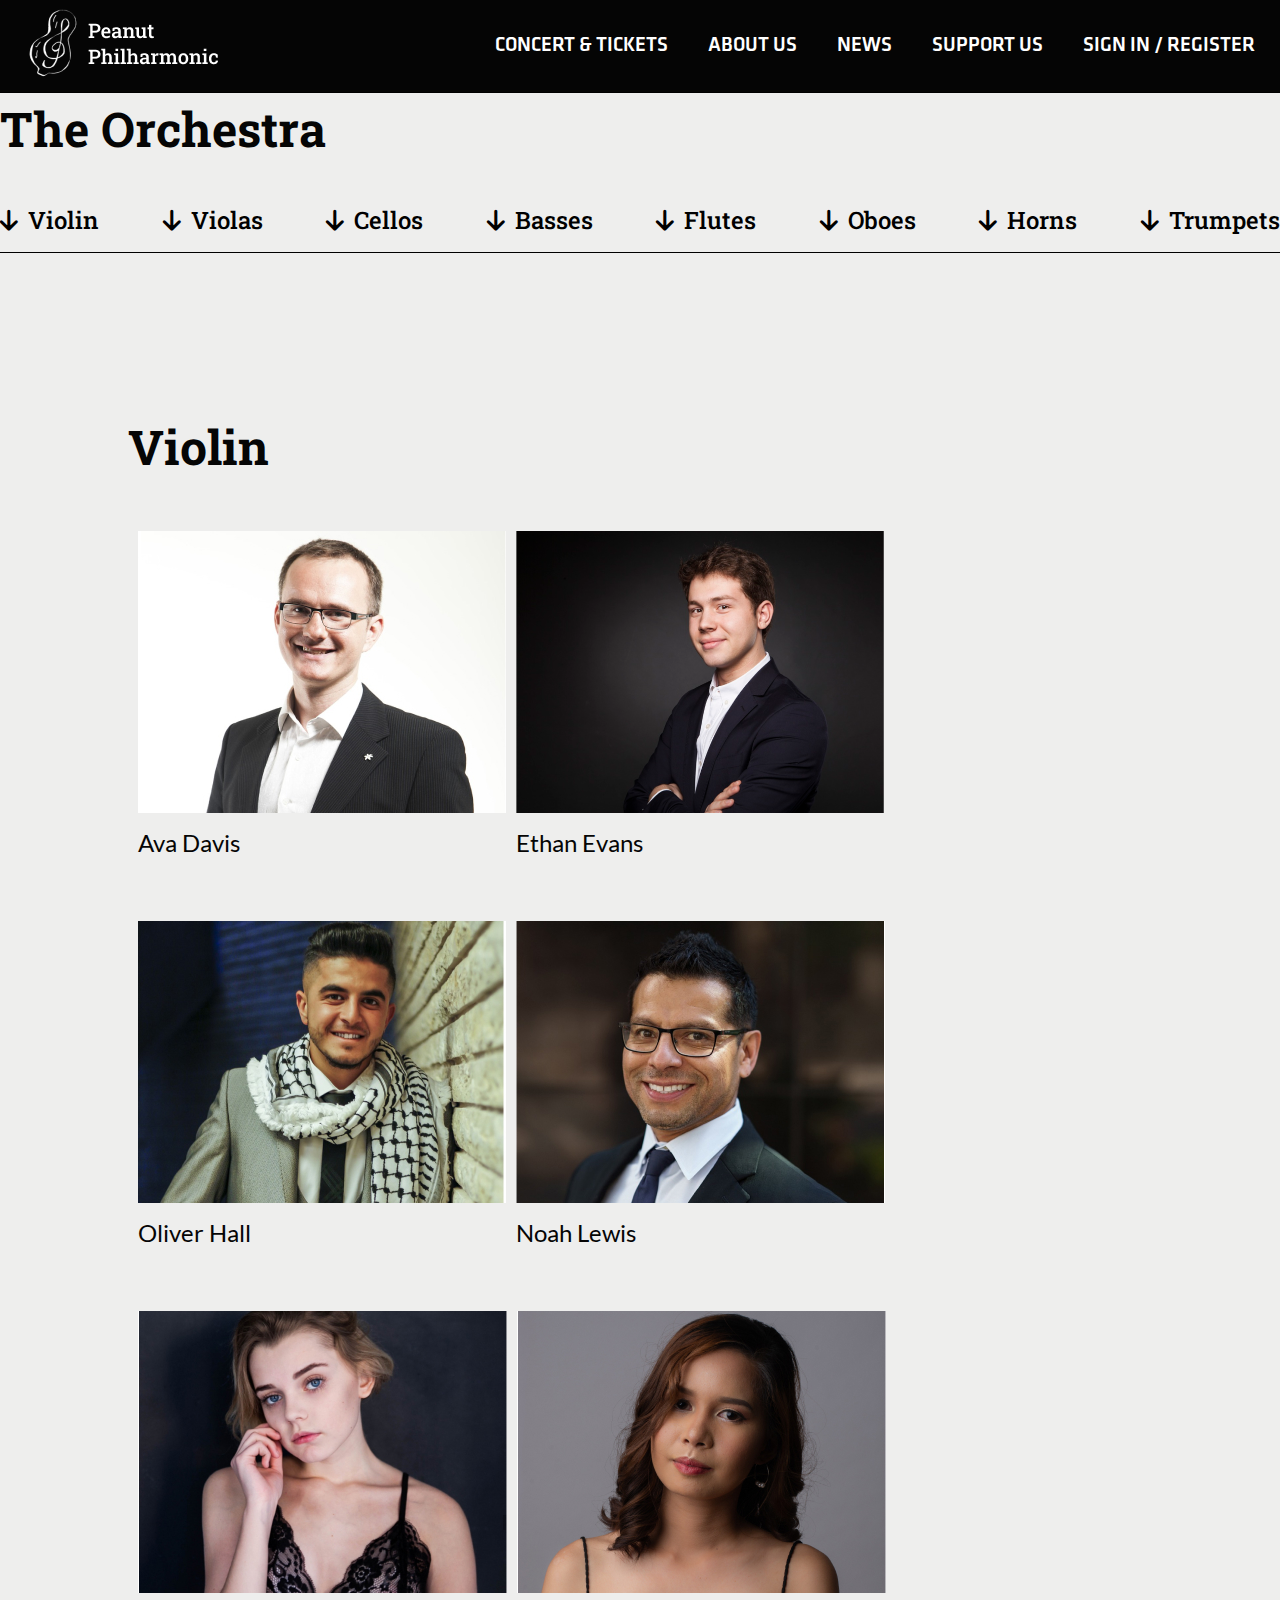
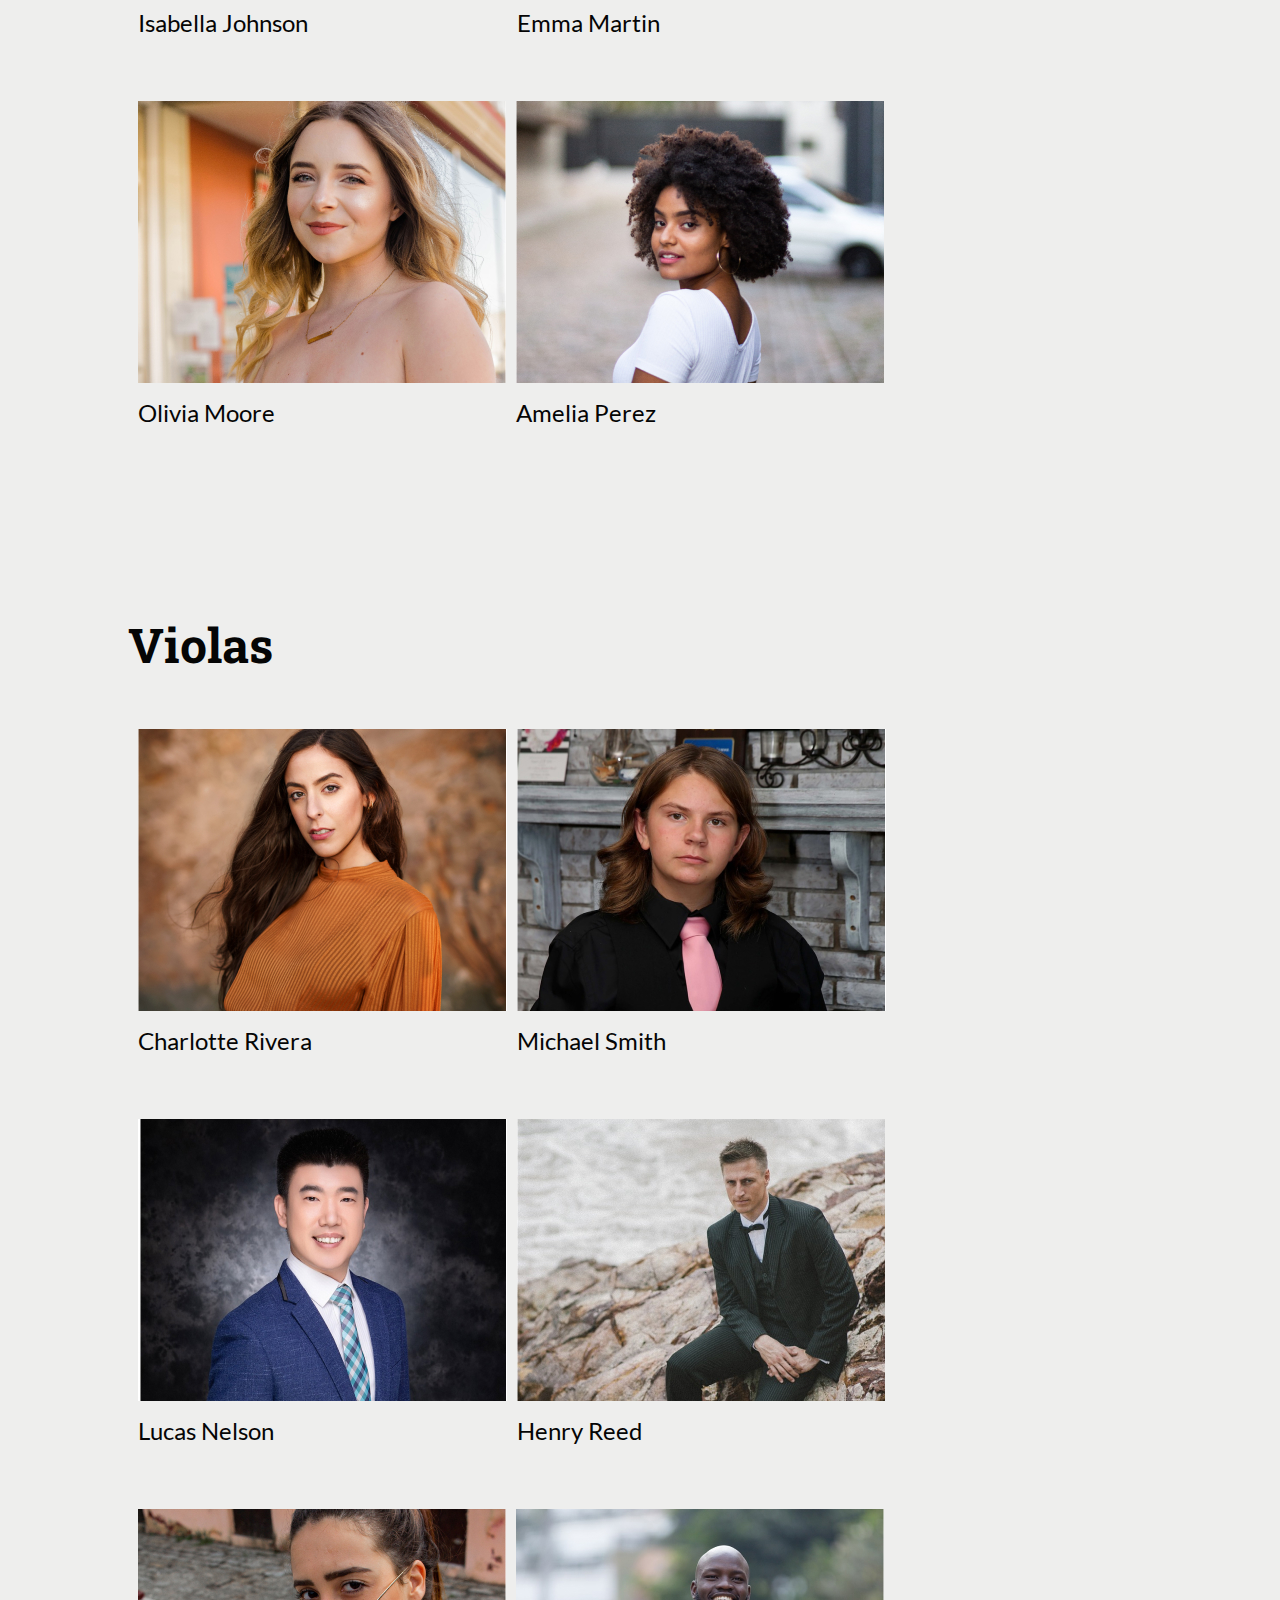
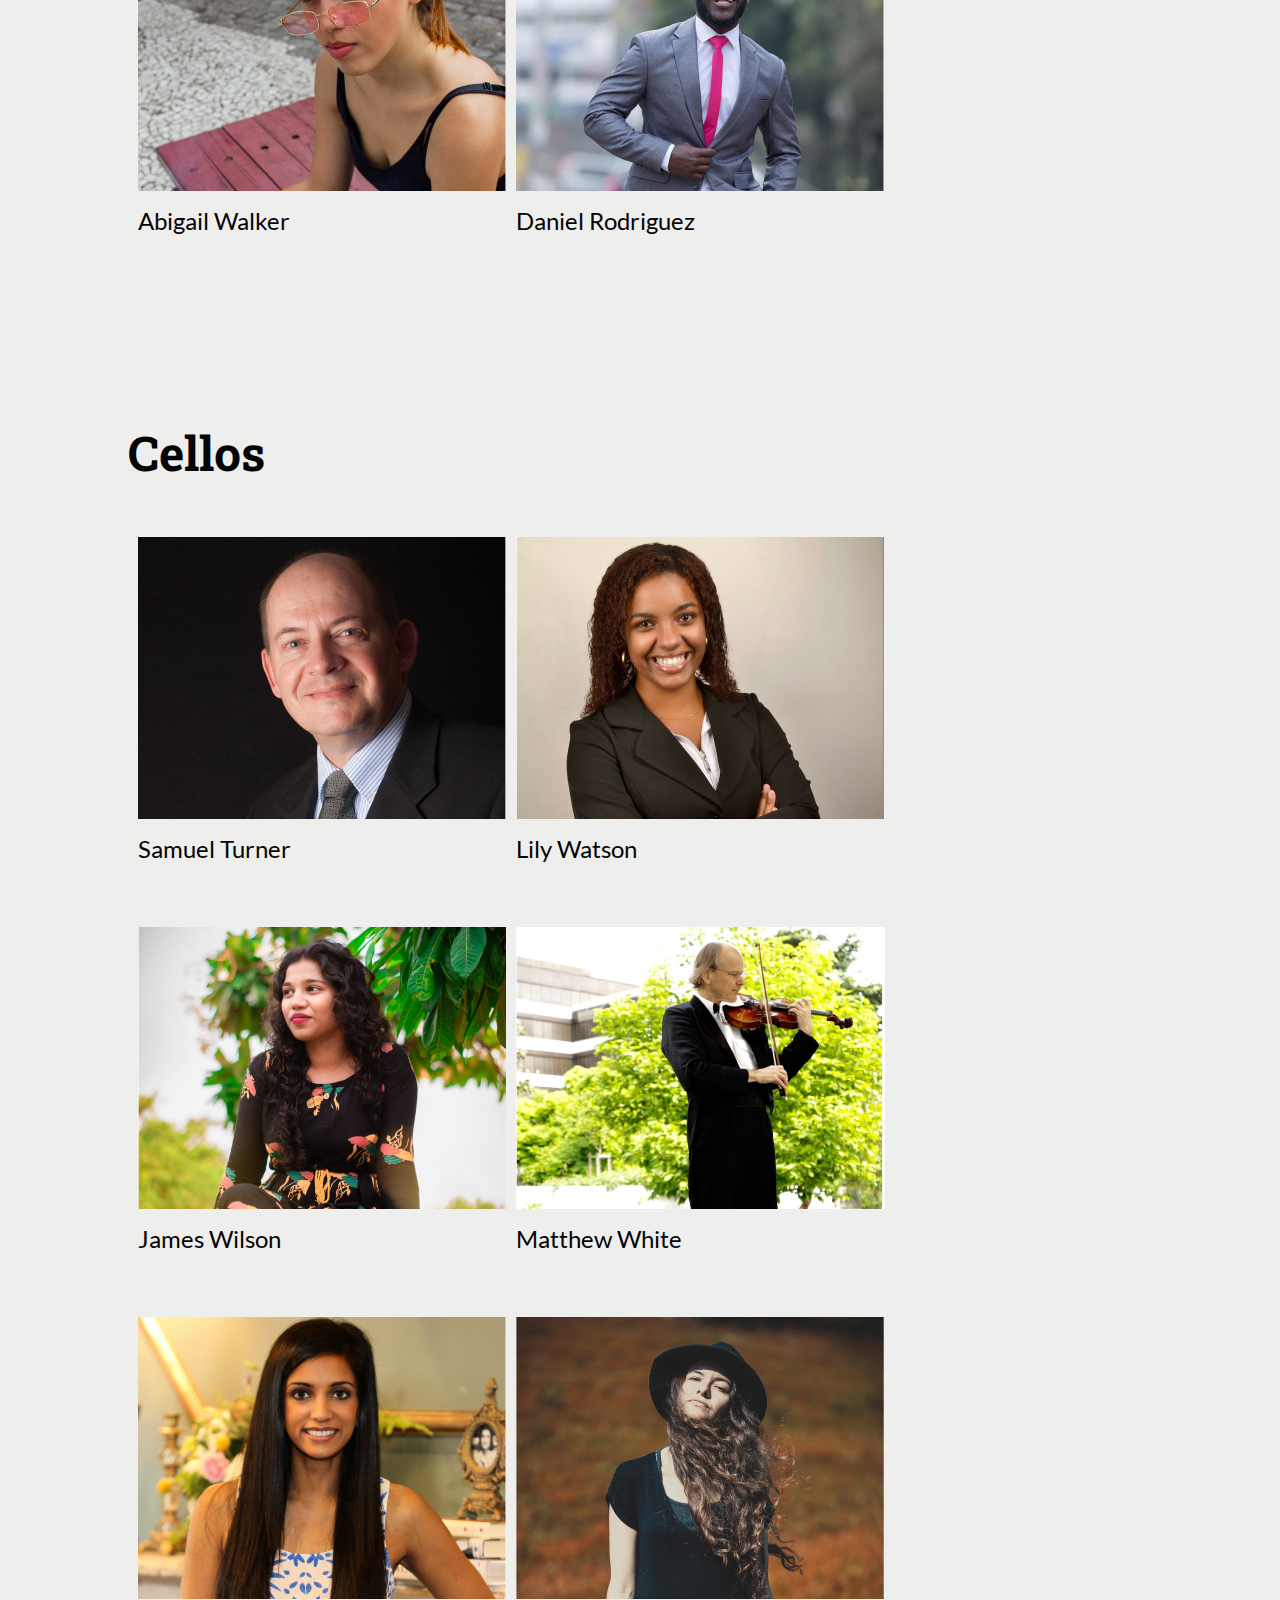
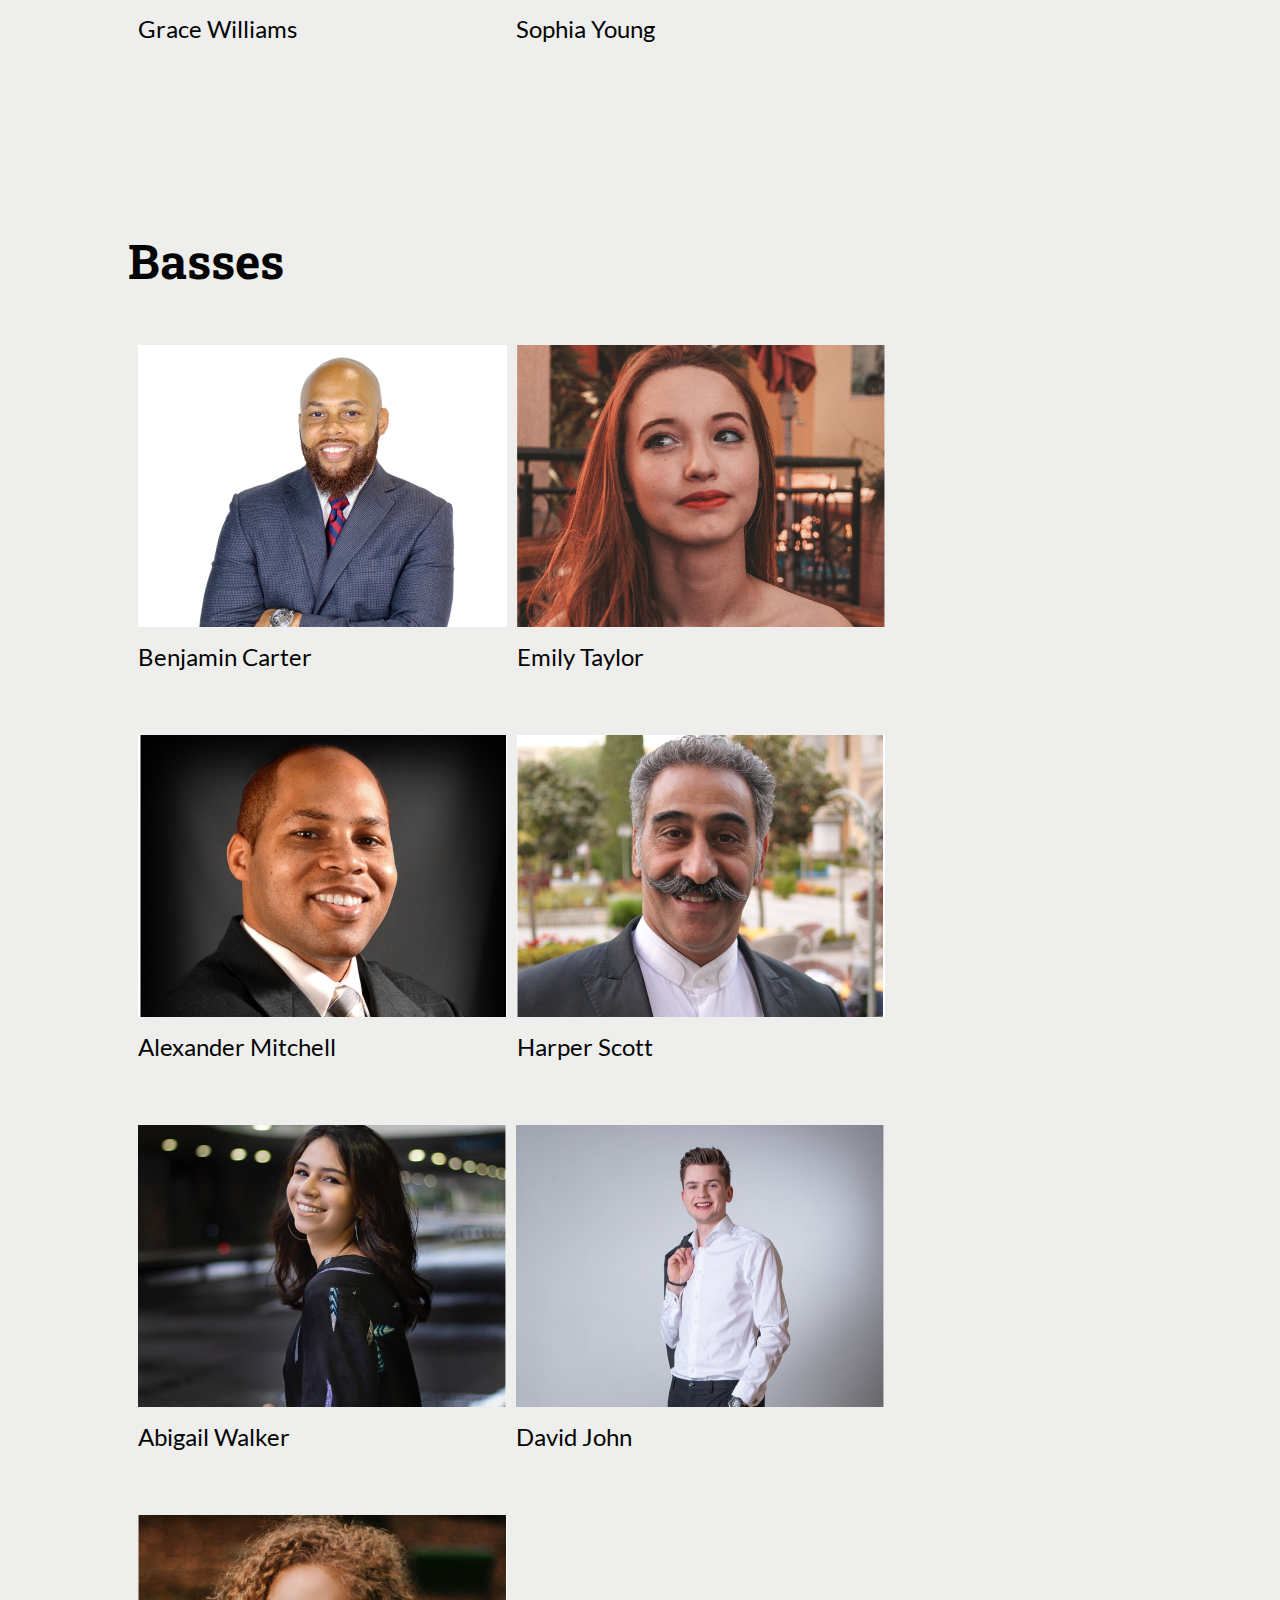
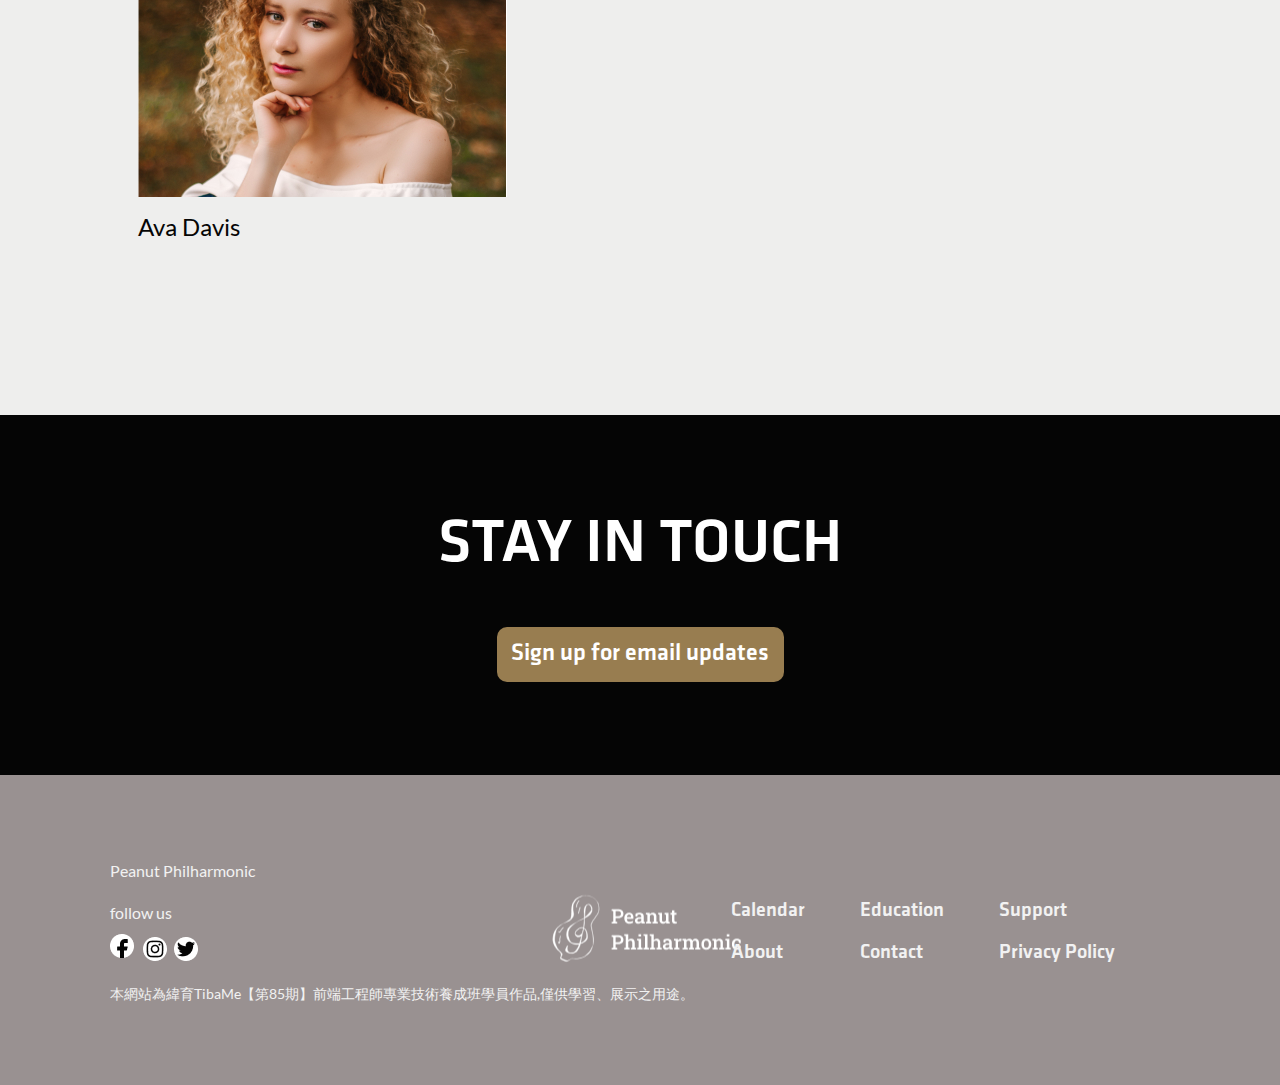
<file: members.html>
<!DOCTYPE html>
<html lang="en">
<head>
    <meta charset="UTF-8">
    <meta http-equiv="X-UA-Compatible" content="IE=edge">
    <meta name="viewport" content="width=device-width, initial-scale=1.0">
    <link rel="stylesheet" href="./css/style.css">
    <link rel="stylesheet" href="./css/members.css">
    <link rel="stylesheet" href="https://cdnjs.cloudflare.com/ajax/libs/font-awesome/6.4.0/css/all.min.css"/>
    <title>Peanut Philharmonic</title>
</head>
<body>
    <header class="header-area">
        <!-- 導覽列 -->
        <div class="navbar-area">
          <div class="container">
            <nav class="site-navbar">
              <!--logo -->
              <a href="index.html" class="logo"><img src="./image/logo.png" alt=""></a>
      
              <!-- site menu/nav -->
              <ul>
                <li><a href="calendars.html">Concert & Tickets</a></li>
                <li><a href="about.html">About Us</a></li>
                <li><a href="about.html">News</a></li>
                <li><a href="support.html">Support Us</a></li>
                <li><a href="sign.html">Sign in / Register</a></li>
              </ul>
              <!-- hambuger -->
              <button class="nav-toggler">
                <span></span>
              </button>
            </nav>
          </div>
        </div>
    </header>

    <main>
        <h2 class="orchestra">The Orchestra</h2>
        <div class="members" id ="members">
            <ul>
                <li><i class="fa-sharp fa-solid fa-arrow-down"></i>Violin</li>
                <li><i class="fa-sharp fa-solid fa-arrow-down"></i>Violas</li>
                <li><i class="fa-sharp fa-solid fa-arrow-down"></i>Cellos</li>
                <li><i class="fa-sharp fa-solid fa-arrow-down"></i>Basses</li>
                <li><i class="fa-sharp fa-solid fa-arrow-down"></i>Flutes</li>
                <li><i class="fa-sharp fa-solid fa-arrow-down"></i>Oboes</li>
                <li><i class="fa-sharp fa-solid fa-arrow-down"></i>Horns</li>
                <li><i class="fa-sharp fa-solid fa-arrow-down"></i>Trumpets</li>
            </ul>
        </div>

        
        <section class="members-wrapper">
            
            <h2>Violin</h2>
            <ul class="artist">

                <li>
                    <img src="./image/members-1.jpg" alt="">
                    <h4>Ava Davis</h4>
                </li>
                
    
                <li>
                    <img src="./image/members-2.jpg" alt="">
                    <h4>Ethan Evans</h4>
                </li>

                <li>
                    <img src="./image/members-3.jpg" alt="">
                    <h4>Oliver Hall</h4>
                </li>

                <li>
                    <img src="./image/members-4.jpg" alt="">
                    <h4>Noah Lewis</h4>
                </li>

                <li>
                    <img src="./image/members-5.jpg" alt="">
                    <h4>Isabella Johnson</h4>
                </li>

                <li>
                    <img src="./image/members-6.jpg" alt="">
                    <h4>Emma Martin</h4>
                </li>

                <li>
                    <img src="./image/members-7.jpg" alt="">
                    <h4>Olivia Moore</h4>
                </li>

                <li>
                    <img src="./image/members-8.jpg" alt="">
                    <h4>Amelia Perez</h4>
                </li>
            </ul>

            

        </section>
        
        <section class="members-wrapper">
            
            <h2>Violas</h2>
            <ul class="artist">

                <li>
                    <img src="./image/members-9.jpg" alt="">
                    <h4>Charlotte Rivera</h4>
                </li>
    
                <li>
                    <img src="./image/members-10.jpg" alt="">
                    <h4>Michael Smith</h4>
                </li>

                <li>
                    <img src="./image/members-11.jpg" alt="">
                    <h4>Lucas Nelson</h4>
                </li>

                <li>
                    <img src="./image/members-12.jpg" alt="">
                    <h4>Henry Reed</h4>
                </li>

                <li>
                    <img src="./image/members-13.jpg" alt="">
                    <h4>Abigail Walker</h4>
                </li>

                <li>
                    <img src="./image/members-14.jpg" alt="">
                    <h4>Daniel Rodriguez</h4>
                </li>


            </ul>

            

        </section>

        <section class="members-wrapper">
            
            <h2>Cellos</h2>
            <ul class="artist">

                <li>
                    <img src="./image/members-17.jpg" alt="">
                    <h4>Samuel Turner</h4>
                </li>
    
                <li>
                    <img src="./image/members-18.jpg" alt="">
                    <h4>Lily Watson</h4>
                </li>

                <li>
                    <img src="./image/members-19.jpg" alt="">
                    <h4>James Wilson</h4>
                </li>

                <li>
                    <img src="./image/members-20.jpg" alt="">
                    <h4>Matthew White</h4>
                </li>

                <li>
                    <img src="./image/members-21.jpg" alt="">
                    <h4>Grace Williams</h4>
                </li>

                <li>
                    <img src="./image/members-22.jpg" alt="">
                    <h4>Sophia Young</h4>
                </li>


            </ul>

            

        </section>

        <section class="members-wrapper">
            
            <h2>Basses</h2>
            <ul class="artist">

                <li>
                    <img src="./image/members-23.jpg" alt="">
                    <h4>Benjamin Carter</h4>
                </li>
    
                <li>
                    <img src="./image/members-24.jpg" alt="">
                    <h4>Emily Taylor</h4>
                </li>

                <li>
                    <img src="./image/members-25.jpg" alt="">
                    <h4>Alexander Mitchell</h4>
                </li>

                <li>
                    <img src="./image/members-26.jpg" alt="">
                    <h4>Harper Scott</h4>
                </li>

                <li>
                    <img src="./image/members-27.jpg" alt="">
                    <h4>Abigail Walker</h4>
                </li>

                <li>
                    <img src="./image/members-15.jpg" alt="">
                    <h4>David John</h4>
                </li>

                <li>
                    <img src="./image/members-16.jpg" alt="">
                    <h4>Ava Davis</h4>
                </li>
            </ul>

            

        </section>
    </main>

    <footer>
        <div class="black-footer">
            <h1>STAY IN TOUCH</h1>
            <a href="sign.html">Sign up for email updates</a>
        </div>
        <div class="footer">
            <div class="left-side">
                <h5>Peanut Philharmonic </h5>
                <h5>follow us</h5>
                <a href="#"><img src="./image/facebook-icon.png" alt=""></a>
                <a href="#"><img src="./image/instagram-icon.png" alt=""></a>
                <a href="#"><img src="./image/twitter-icon.png" alt=""></a>
                <h6>本網站為緯育TibaMe【第85期】前端工程師專業技術養成班學員作品,僅供學習、展示之用途。</h6>
            </div>

            <div class="logo-side">
                <a href="index.html"><img src="./image/logo.png" alt="" class="logo-bottom"></a>
            </div>

            <div class="right-side">
                <ul>
                    <li><a href="calendars.html">Calendar</a></li>
                    <li><a href="about.html">About</a></li>
                </ul>
                <ul>
                    <li><a href="#">Education</a></li>
                    <li><a href="contact.html">Contact</a></li>
                </ul>
                <ul>
                    <li><a href="support.html">Support</a></li>
                    <li><a href="#">Privacy Policy</a></li>
                </ul>
            </div>
        </div>
    </footer>
    <script src="https://cdnjs.cloudflare.com/ajax/libs/jquery/3.7.0/jquery.min.js" integrity="sha512-3gJwYpMe3QewGELv8k/BX9vcqhryRdzRMxVfq6ngyWXwo03GFEzjsUm8Q7RZcHPHksttq7/GFoxjCVUjkjvPdw==" crossorigin="anonymous" referrerpolicy="no-referrer"></script>
</body>
</html>
</file>
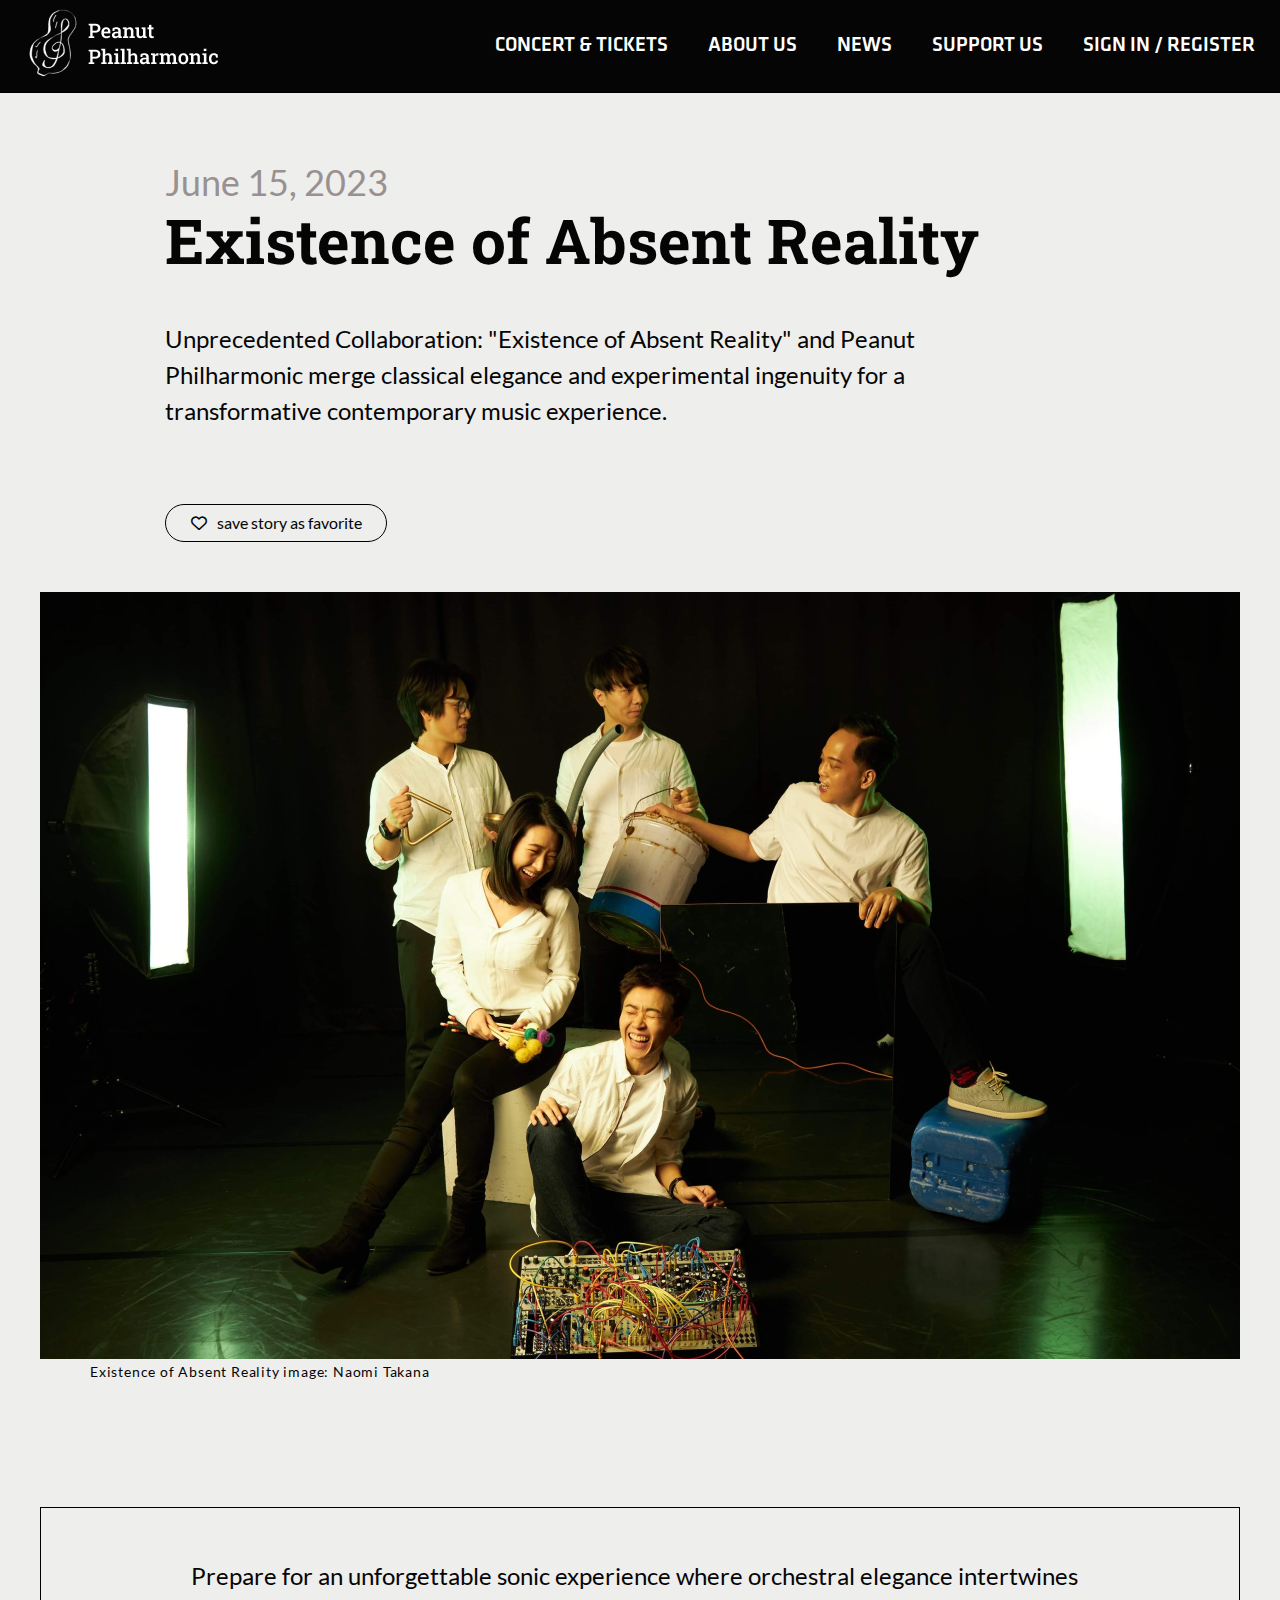
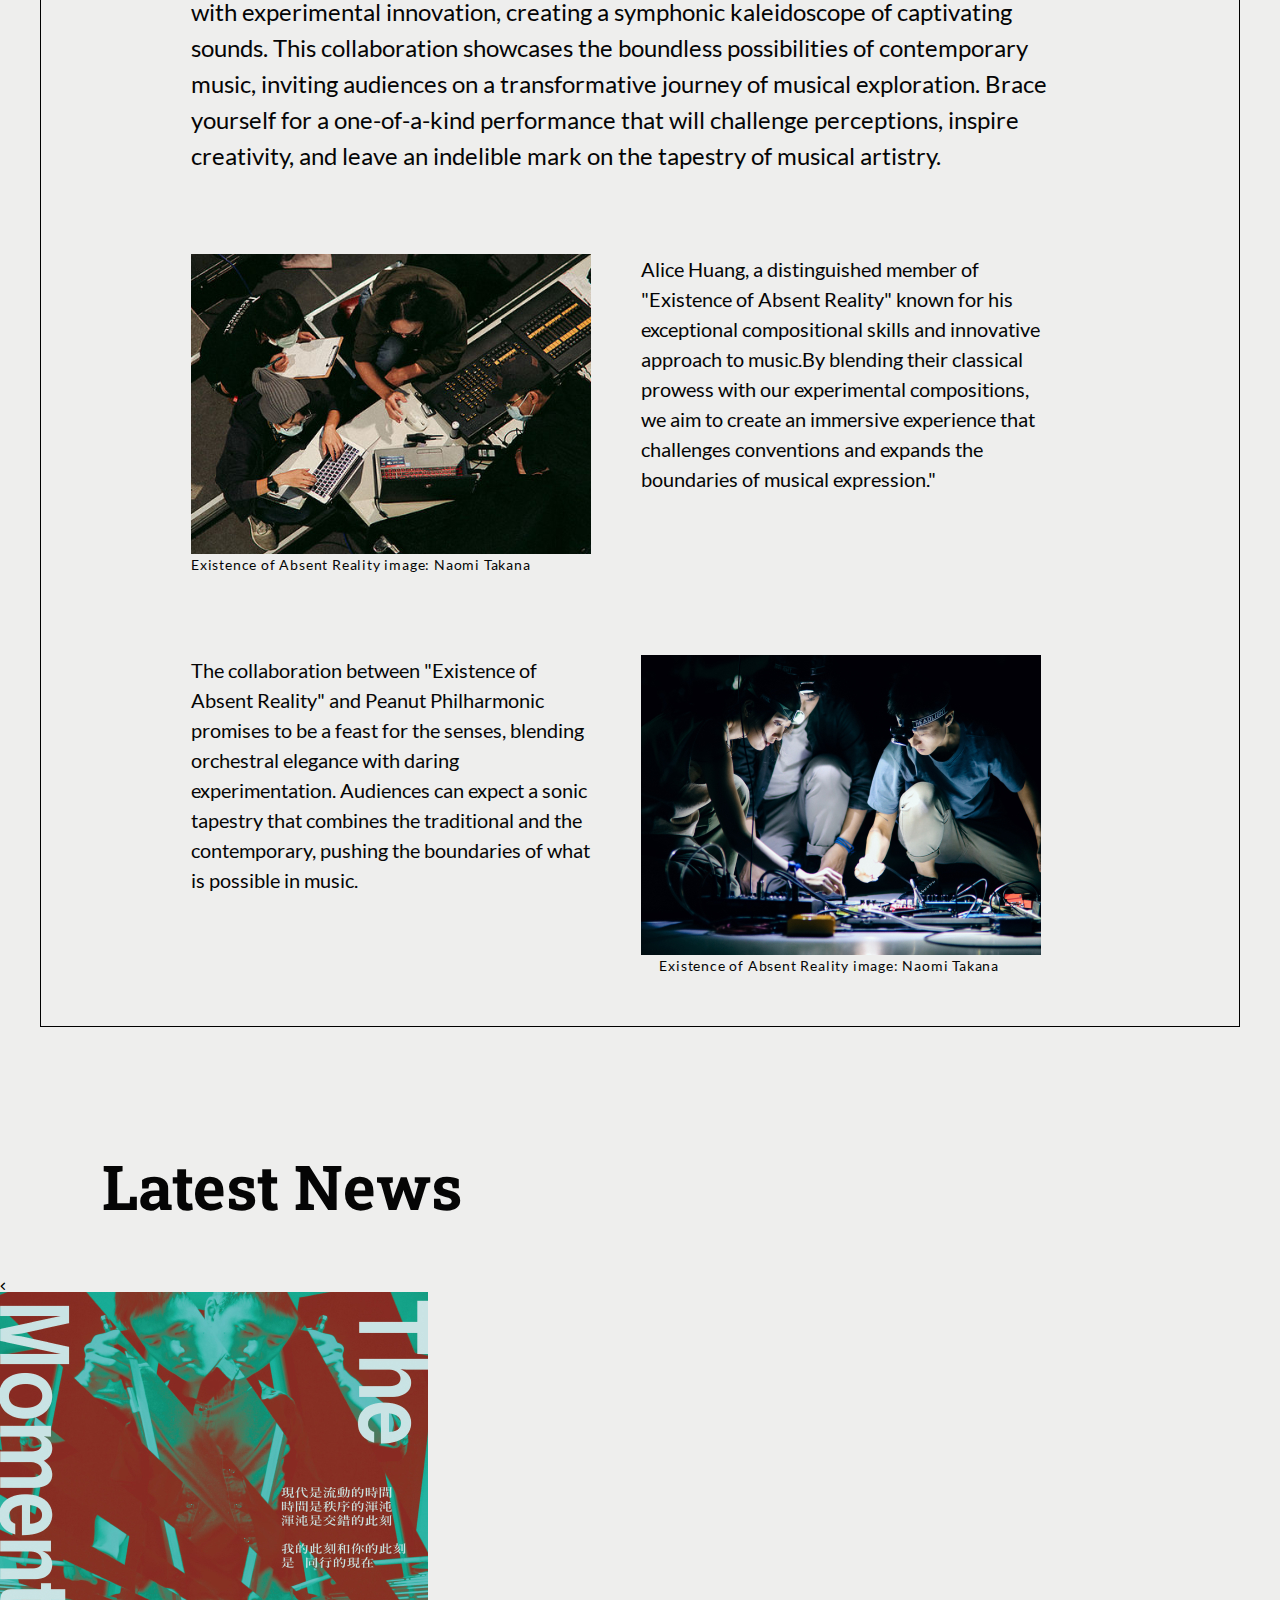
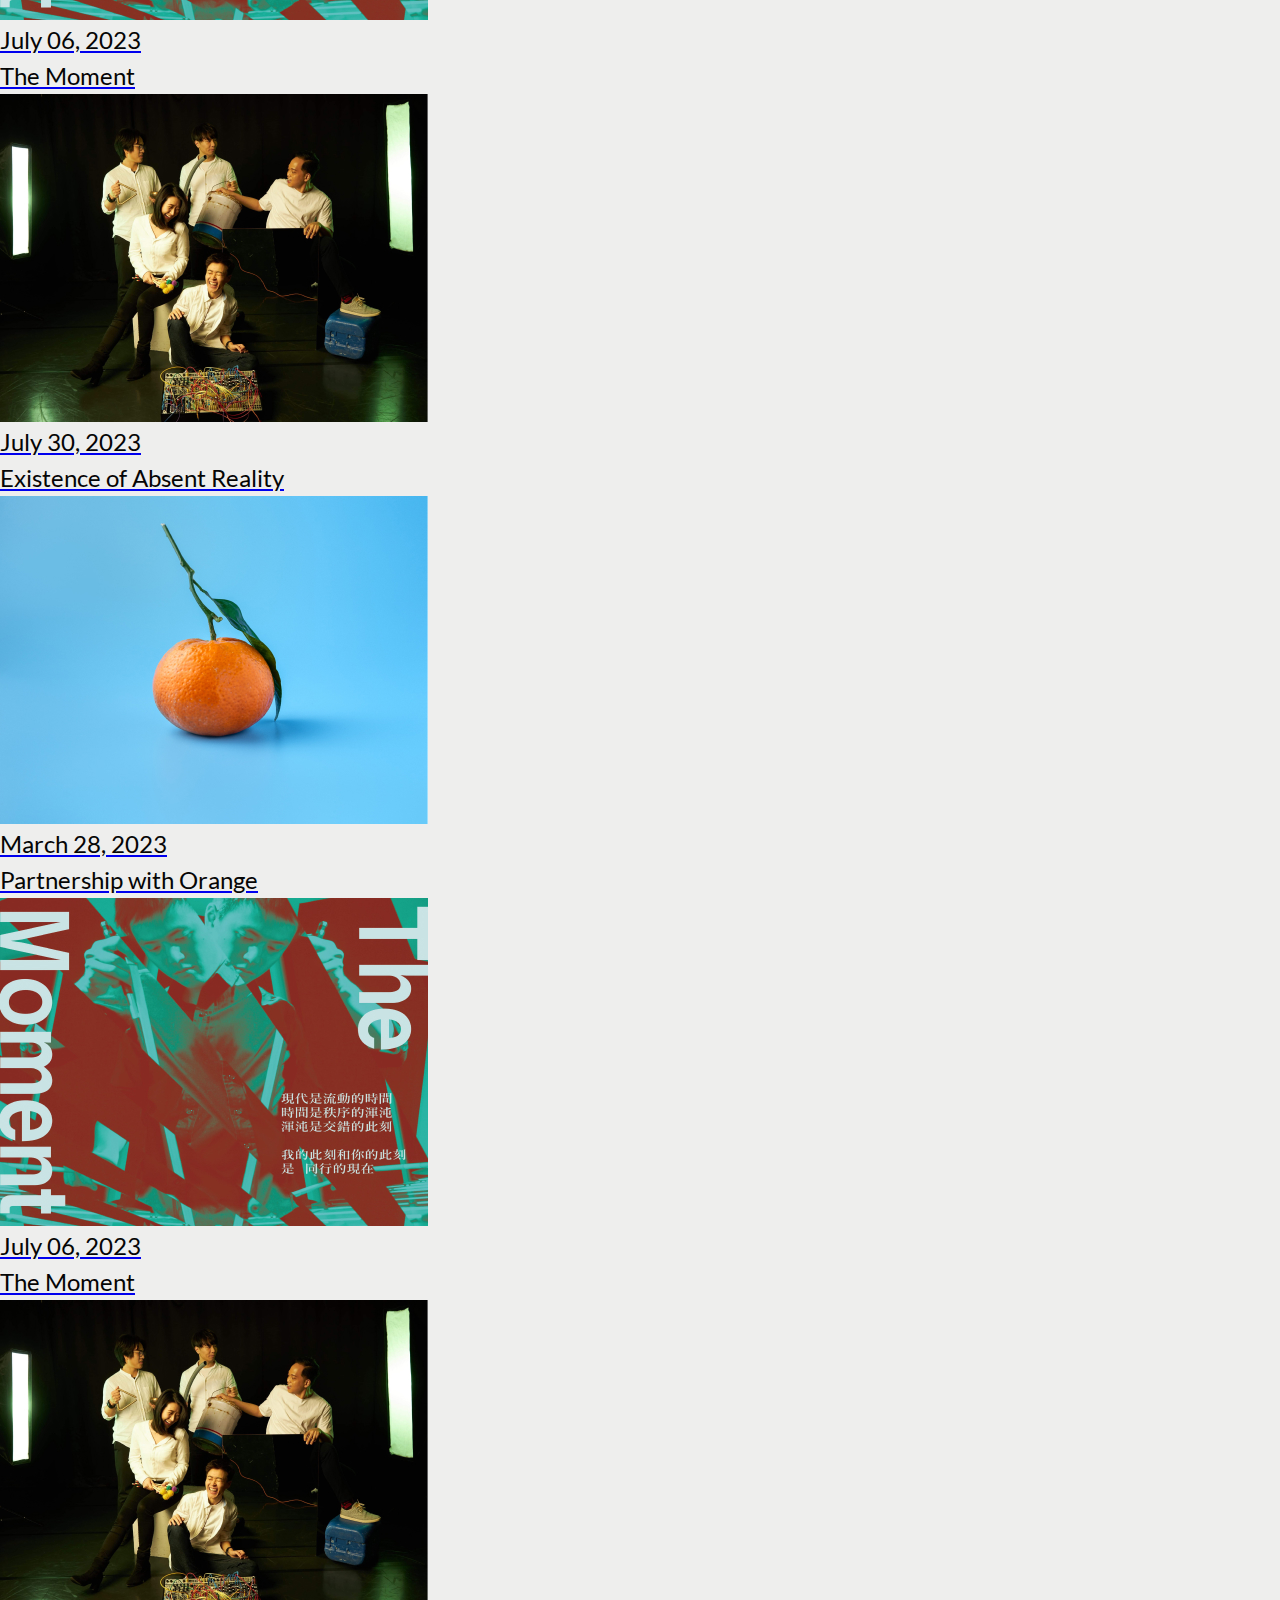
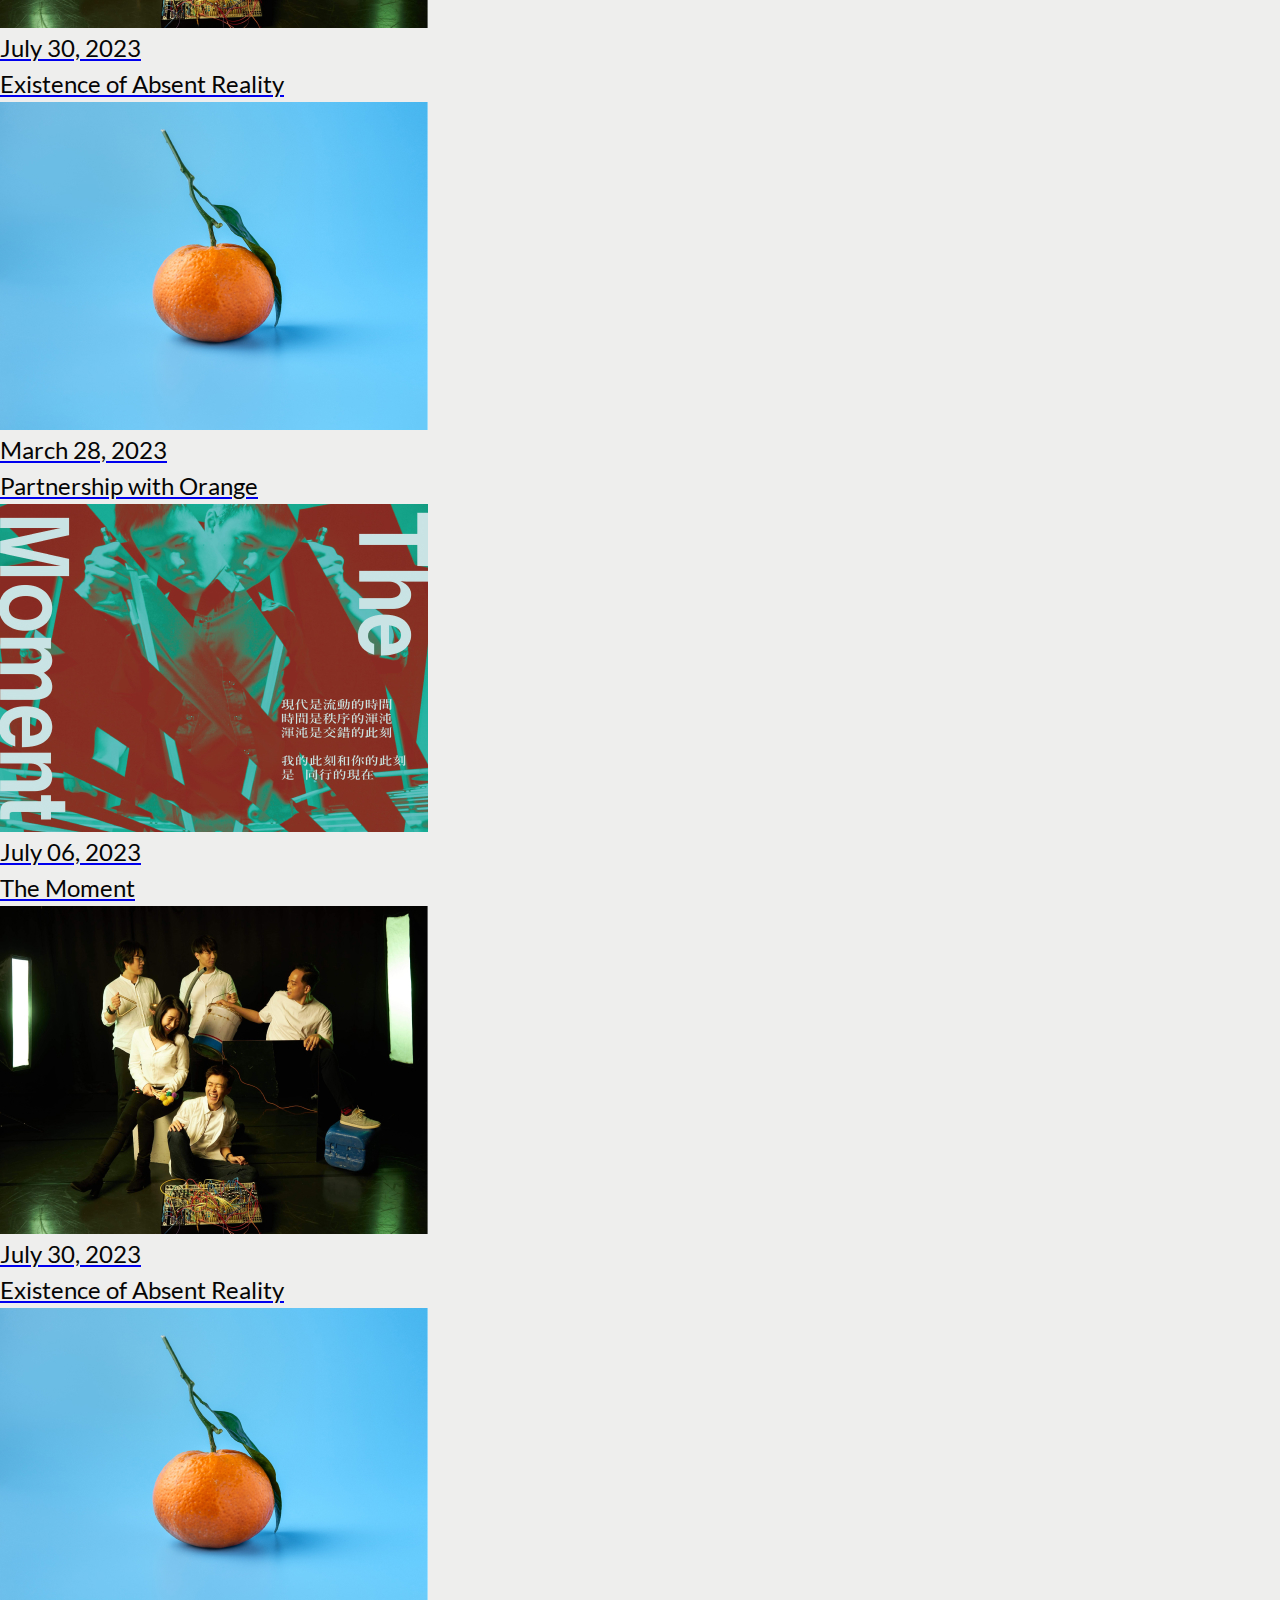
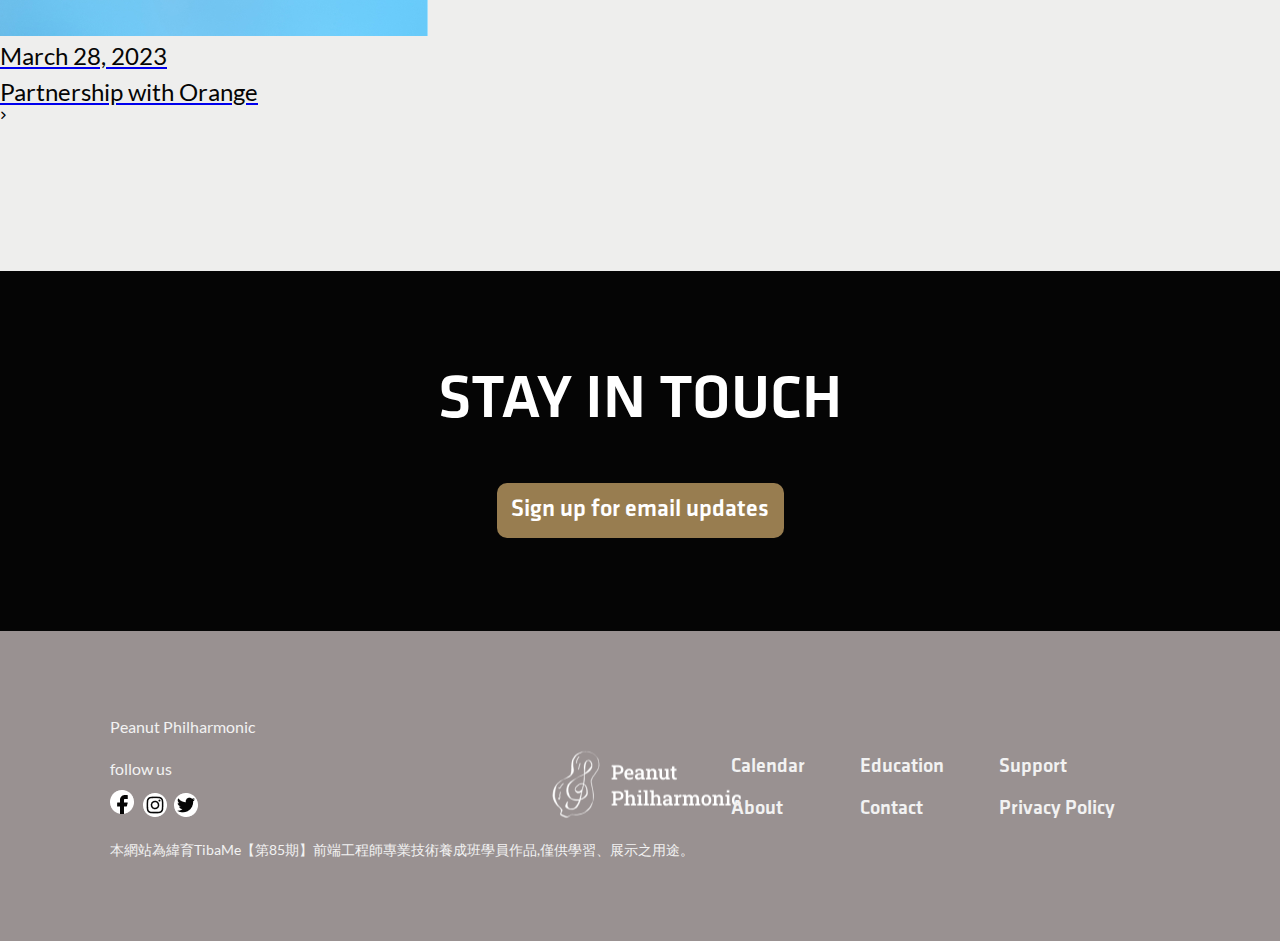
<file: news.html>
<!DOCTYPE html>
<html lang="en">
<head>
    <meta charset="UTF-8">
    <meta http-equiv="X-UA-Compatible" content="IE=edge">
    <meta name="viewport" content="width=device-width, initial-scale=1.0">
    <link rel="stylesheet" href="./css/style.css">
    <link rel="stylesheet" href="./css/news.css">
    <link rel="stylesheet" href="https://cdnjs.cloudflare.com/ajax/libs/font-awesome/6.4.0/css/all.min.css"/>
    <title>Peanut Philharmonic</title>
</head>
<body>
    <header class="header-area">
        <!-- 導覽列 -->
        <div class="navbar-area">
          <div class="container">
            <nav class="site-navbar">
              <!--logo -->
              <a href="index.html" class="logo"><img src="./image/logo.png" alt=""></a>
      
              <!-- site menu/nav -->
              <ul>
                <li><a href="calendars.html">Concert & Tickets</a></li>
                <li><a href="about.html">About Us</a></li>
                <li><a href="about.html">News</a></li>
                <li><a href="support.html">Support Us</a></li>
                <li><a href="sign.html">Sign in / Register</a></li>
              </ul>
              <!-- hambuger -->
              <button class="nav-toggler">
                <span></span>
              </button>
            </nav>
          </div>
        </div>
    </header>

    <main>
        <div class="news-wrapper">
            <div class="news-top">
                <h3>June 15, 2023</h3>
                <h1>Existence of Absent Reality</h1>
                <h4>Unprecedented Collaboration: "Existence of Absent Reality" and Peanut Philharmonic merge classical elegance and experimental ingenuity for a transformative contemporary music experience.</h4>
                <a href="#"><p><i class="fa-regular fa-heart"></i>save story as favorite</p></a>
            </div>

            <div class="news-banner"><img src="./image/news-banner.jpg" alt=""></div>
            <p class="photo-by">Existence of Absent Reality image: Naomi Takana</p>

            <div class="news-bottom">
                <div class="first-para">
                    <h4>Prepare for an unforgettable sonic experience where orchestral elegance intertwines with experimental innovation, creating a symphonic kaleidoscope of captivating sounds. This collaboration showcases the boundless possibilities of contemporary music, inviting audiences on a transformative journey of musical exploration. Brace yourself for a one-of-a-kind performance that will challenge perceptions, inspire creativity, and leave an indelible mark on the tapestry of musical artistry.</h4>
                </div>
                
                <div class="second-para">
                    <img src="./image/news-contents-1.jpg" alt="">
                    <p>Alice Huang, a distinguished member of "Existence of Absent Reality" known for his exceptional compositional skills and innovative approach to music.By blending their classical prowess with our experimental compositions, we aim to create an immersive experience that challenges conventions and expands the boundaries of musical expression."</p>

                </div>
                <p class="photo-by-2">Existence of Absent Reality image: Naomi Takana</p>

                <div class="third-para">
                    <p>The collaboration between "Existence of Absent Reality" and Peanut Philharmonic promises to be a feast for the senses, blending orchestral elegance with daring experimentation. Audiences can expect a sonic tapestry that combines the traditional and the contemporary, pushing the boundaries of what is possible in music.</p>
                    <img src="./image/news-contents-2.jpg" alt="">
                </div>
                <p class="photo-by-3">Existence of Absent Reality image: Naomi Takana</p>
            </div>
        </div>
        

        <!-- 新聞頁面 -->
        <div class="news-h1">
            <h1>Latest News</h1>
        </div>
        <div class="news">
            
            <i id ="left" class="fa fa-angle-left" aria-hidden="true"></i>
            <div class="carousel">
                
                <div class="news-slider">
                    <a href="news.html">
                        <img src="./image/news-1.jpg" alt="">
                        <h4>July 06, 2023</h4>
                        <h4>The Moment</h4>
                    </a>
                </div>

                <div class="news-slider">
                    <a href="news.html">
                        <img src="./image/news-2.jpg" alt="">
                        <h4>July 30, 2023</h4>
                        <h4>Existence of Absent Reality</h4>
                    </a>
                </div>

                <div class="news-slider">
                    <a href="news.html">
                        <img src="./image/news-3.jpg" alt="">
                        <h4>March 28, 2023</h4>
                        <h4>Partnership with Orange</h4>
                    </a>
                </div>
                    
                <div class="news-slider">
                    <a href="news.html">
                        <img src="./image/news-1.jpg" alt="">
                        <h4>July 06, 2023</h4>
                        <h4>The Moment</h4>
                    </a>
                </div>

                <div class="news-slider">
                    <a href="news.html">
                        <img src="./image/news-2.jpg" alt="">
                        <h4>July 30, 2023</h4>
                        <h4>Existence of Absent Reality</h4>
                    </a>
                </div>

                <div class="news-slider">
                    <a href="news.html">
                        <img src="./image/news-3.jpg" alt="">
                        <h4>March 28, 2023</h4>
                        <h4>Partnership with Orange</h4>
                    </a>
                </div>
                
                <div class="news-slider">
                    <a href="news.html">
                        <img src="./image/news-1.jpg" alt="">
                        <h4>July 06, 2023</h4>
                        <h4>The Moment</h4>
                    </a>
                </div>

                <div class="news-slider">
                    <a href="news.html">
                        <img src="./image/news-2.jpg" alt="">
                        <h4>July 30, 2023</h4>
                        <h4>Existence of Absent Reality</h4>
                    </a>
                </div>

                <div class="news-slider">
                    <a href="news.html">
                        <img src="./image/news-3.jpg" alt="">
                        <h4>March 28, 2023</h4>
                        <h4>Partnership with Orange</h4>
                    </a>
                </div>

                
            
            </div>
            <i id="right" class="fa fa-angle-right" aria-hidden="true"></i>
        </div>

    </main>
    <footer>
        <div class="black-footer">
            <h1>STAY IN TOUCH</h1>
            <a href="sign.html">Sign up for email updates</a>
        </div>
        <div class="footer">
            <div class="left-side">
                <h5>Peanut Philharmonic </h5>
                <h5>follow us</h5>
                <a href="#"><img src="./image/facebook-icon.png" alt=""></a>
                <a href="#"><img src="./image/instagram-icon.png" alt=""></a>
                <a href="#"><img src="./image/twitter-icon.png" alt=""></a>
                <h6>本網站為緯育TibaMe【第85期】前端工程師專業技術養成班學員作品,僅供學習、展示之用途。</h6>
            </div>

            <div class="logo-side">
                <a href="index.html"><img src="./image/logo.png" alt="" class="logo-bottom"></a>
            </div>

            <div class="right-side">
                <ul>
                    <li><a href="calendars.html">Calendar</a></li>
                    <li><a href="about.html">About</a></li>
                </ul>
                <ul>
                    <li><a href="#">Education</a></li>
                    <li><a href="contact.html">Contact</a></li>
                </ul>
                <ul>
                    <li><a href="support.html">Support</a></li>
                    <li><a href="#">Privacy Policy</a></li>
                </ul>
            </div>
        </div>
    </footer>
    <script src="./js/news.js"></script>
</body>
</html>
</file>
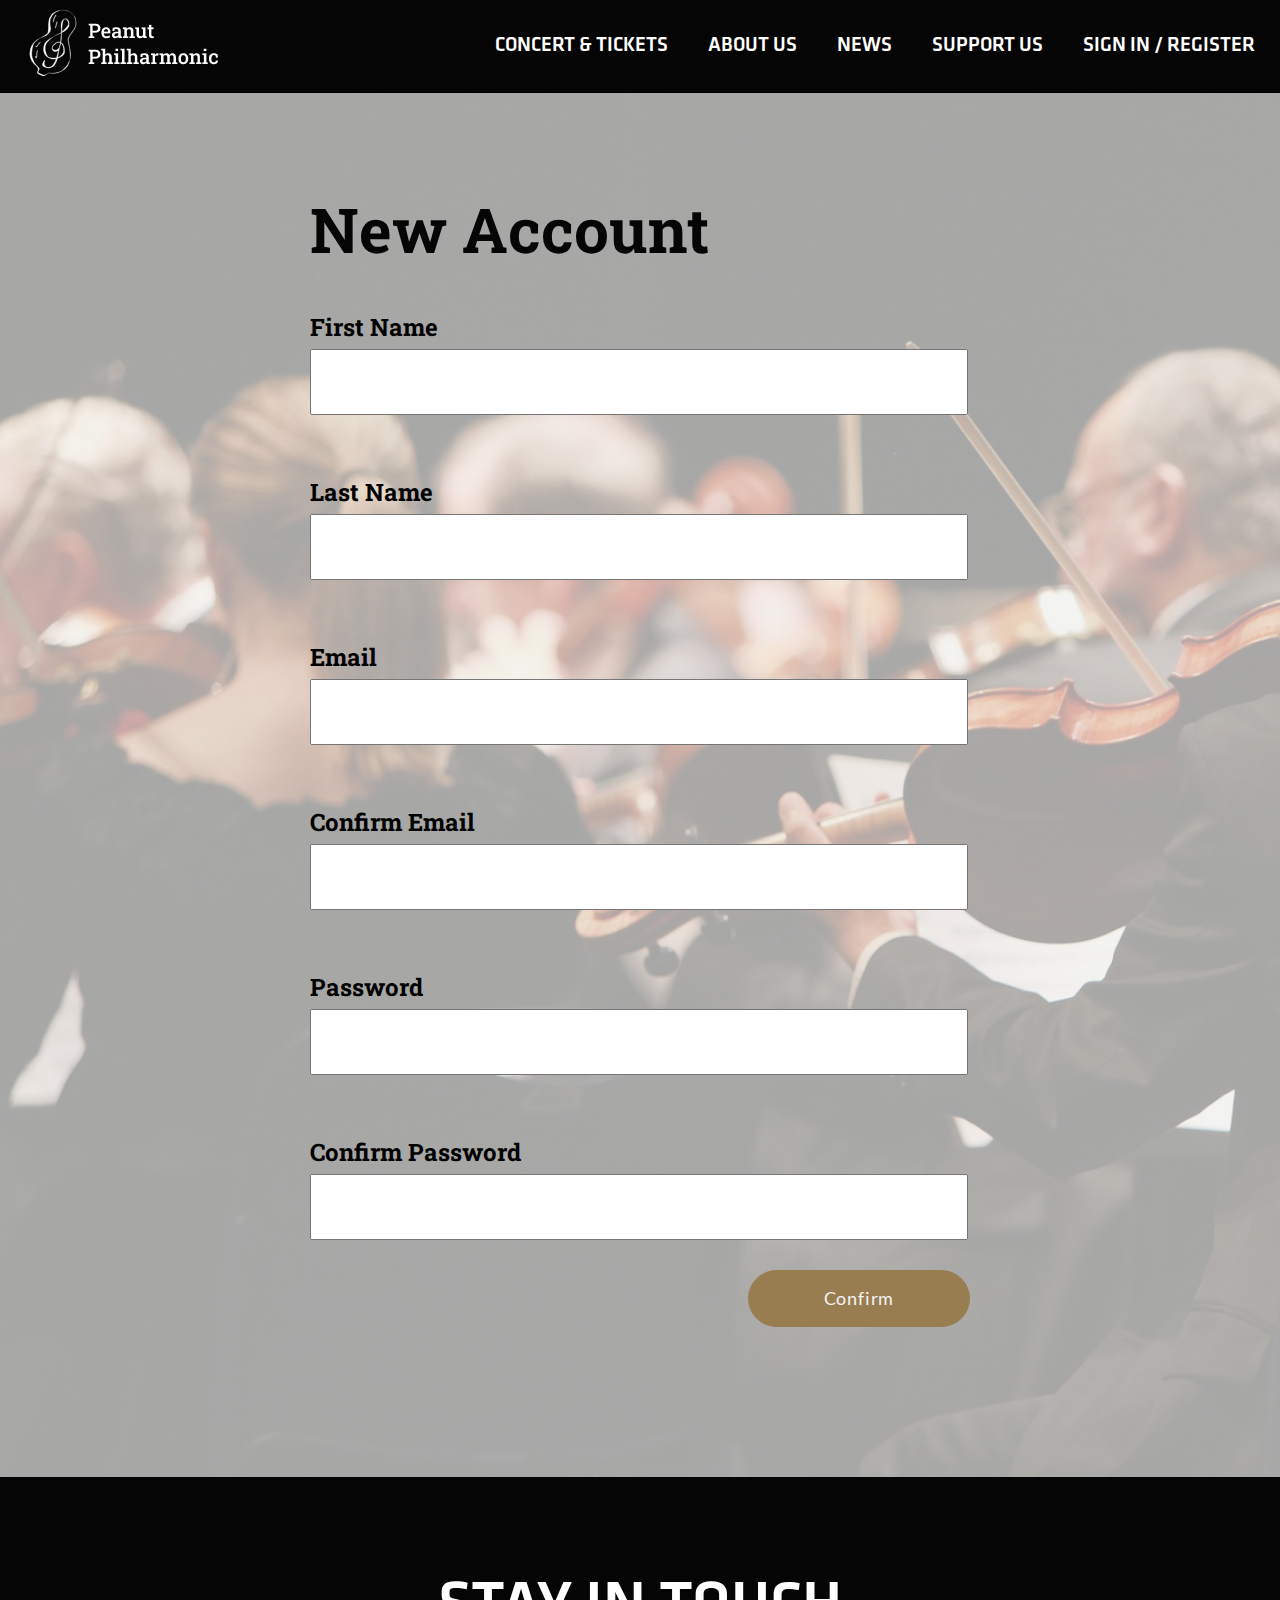
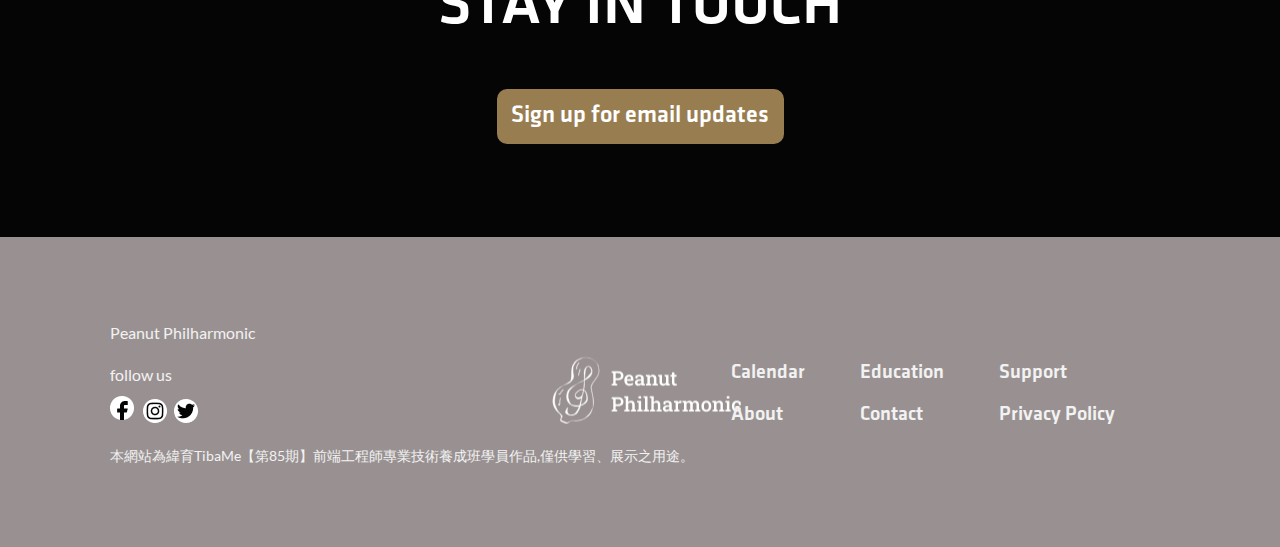
<file: register.html>
<!DOCTYPE html>
<html lang="en">
<head>
    <meta charset="UTF-8">
    <meta http-equiv="X-UA-Compatible" content="IE=edge">
    <meta name="viewport" content="width=device-width, initial-scale=1.0">
    <link rel="stylesheet" href="./css/style.css">
    <link rel="stylesheet" href="./css/register.css">
    <link rel="stylesheet" href="https://cdnjs.cloudflare.com/ajax/libs/font-awesome/6.4.0/css/all.min.css"/>
    <title>Peanut Philharmonic</title>
</head>
<body>
    <header class="header-area">
        <!-- 導覽列 -->
        <div class="navbar-area">
          <div class="container">
            <nav class="site-navbar">
              <!--logo -->
              <a href="index.html" class="logo"><img src="./image/logo.png" alt=""></a>
      
              <!-- site menu/nav -->
              <ul>
                <li><a href="calendars.html">Concert & Tickets</a></li>
                <li><a href="about.html">About Us</a></li>
                <li><a href="about.html">News</a></li>
                <li><a href="support.html">Support Us</a></li>
                <li><a href="sign.html">Sign in / Register</a></li>
              </ul>
              <!-- hambuger -->
              <button class="nav-toggler">
                <span></span>
              </button>
            </nav>
          </div>
        </div>
    </header>

    <main>

            <div class="account">
                <h2>Register for an account</h2>
            </div>
            <div class="register">
                <div class="login-2">
                    <div class="loginsite-2">
                        <h1>New Account</h1>
                        <label for="#">First Name </label>
                        <br>
                        <input type="text" class="email-address" name="email-address">
                        <br>

                        <label for="#">Last Name </label>
                        <br>
                        <input type="text" class="email-address" name="email-address">
                        <br>

                        <label for="#">Email</label>
                        <br>
                        <input type="text" class="email-address" name="email-address">
                        <br>

                        <label for="#">Confirm Email </label>
                        <br>
                        <input type="text" class="email-address" name="email-address">
                        <br>

                        <label for="#">Password </label>
                        <br>
                        <input type="text" class="email-address" name="email-address">
                        <br>

                        <label for="#">Confirm Password </label>
                        <br>
                        <input type="text" class="email-address" name="email-address">
                        <br>

                        <!-- <button class="btn-login"><a href="#">Confirm</a></button> -->
                        <a href="#" class="btn-ticket">Confirm</a>
                    </div>
                </div>
            </div>

    </main>
    <footer>
        <div class="black-footer">
            <h1>STAY IN TOUCH</h1>
            <a href="sign.html">Sign up for email updates</a>
        </div>
        <div class="footer">
            <div class="left-side">
                <h5>Peanut Philharmonic </h5>
                <h5>follow us</h5>
                <a href="#"><img src="./image/facebook-icon.png" alt=""></a>
                <a href="#"><img src="./image/instagram-icon.png" alt=""></a>
                <a href="#"><img src="./image/twitter-icon.png" alt=""></a>
                <h6>本網站為緯育TibaMe【第85期】前端工程師專業技術養成班學員作品,僅供學習、展示之用途。</h6>
            </div>

            <div class="logo-side">
                <a href="index.html"><img src="./image/logo.png" alt="" class="logo-bottom"></a>
            </div>

            <div class="right-side">
                <ul>
                    <li><a href="calendars.html">Calendar</a></li>
                    <li><a href="about.html">About</a></li>
                </ul>
                <ul>
                    <li><a href="#">Education</a></li>
                    <li><a href="contact.html">Contact</a></li>
                </ul>
                <ul>
                    <li><a href="support.html">Support</a></li>
                    <li><a href="#">Privacy Policy</a></li>
                </ul>
            </div>
        </div>
    </footer>
    
</body>
</html>
</file>
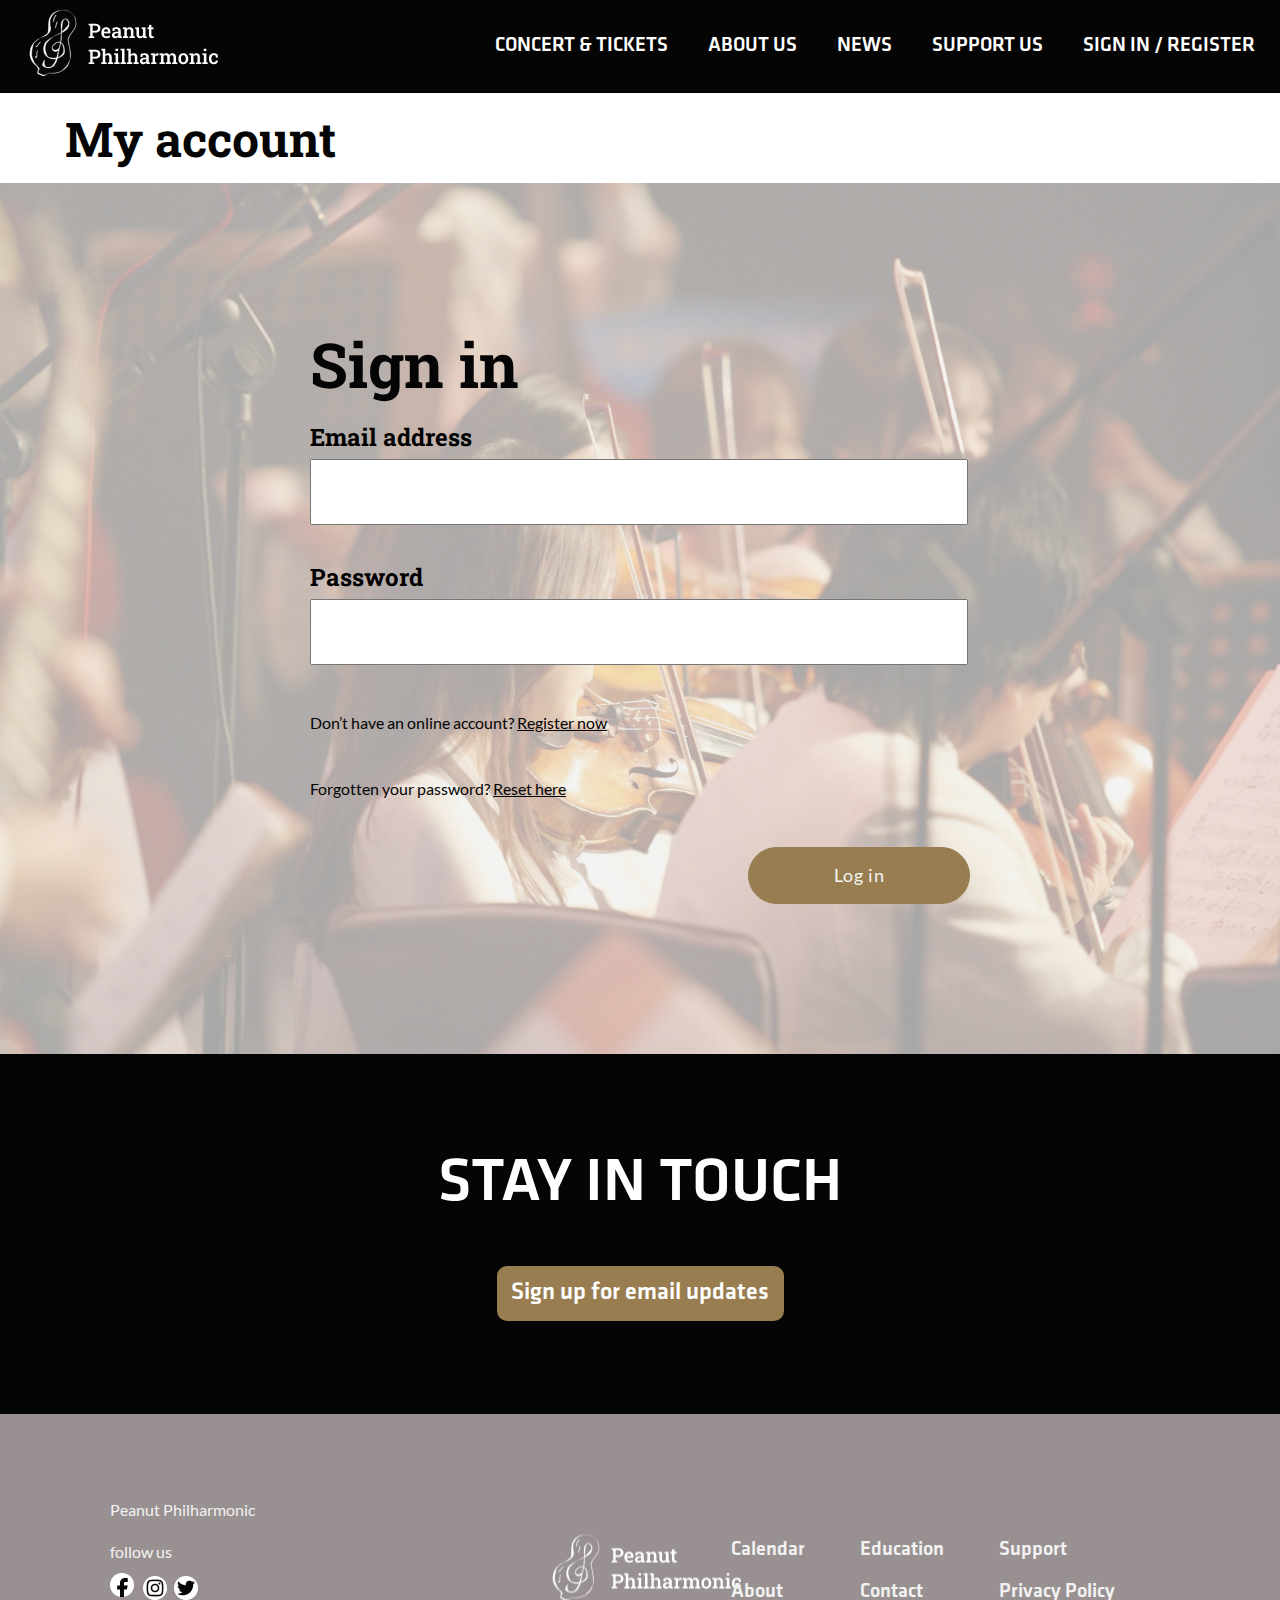
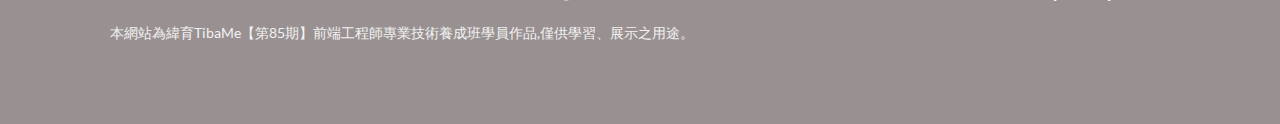
<file: sign.html>
<!DOCTYPE html>
<html lang="en">
<head>
    <meta charset="UTF-8">
    <meta http-equiv="X-UA-Compatible" content="IE=edge">
    <meta name="viewport" content="width=device-width, initial-scale=1.0">
    <link rel="stylesheet" href="./css/style.css">
    <link rel="stylesheet" href="./css/sign.css">
    <link rel="stylesheet" href="https://cdnjs.cloudflare.com/ajax/libs/font-awesome/6.4.0/css/all.min.css"/>
    <title>Peanut Philharmonic</title>
</head>
<body>
    <header class="header-area">
        <!-- 導覽列 -->
        <div class="navbar-area">
          <div class="container">
            <nav class="site-navbar">
              <!--logo -->
              <a href="index.html" class="logo"><img src="./image/logo.png" alt=""></a>
      
              <!-- site menu/nav -->
              <ul>
                <li><a href="calendars.html">Concert & Tickets</a></li>
                <li><a href="about.html">About Us</a></li>
                <li><a href="about.html">News</a></li>
                <li><a href="support.html">Support Us</a></li>
                <li><a href="sign.html">Sign in / Register</a></li>
              </ul>
              <!-- hambuger -->
              <button class="nav-toggler">
                <span></span>
              </button>
            </nav>
          </div>
        </div>
    </header>

    <main>

        <div class="account">
            <h2>My account</h2>
        </div>

        <div class="sign">
            
            <div class="loginsite">

                <h1>Sign in</h1>
                <label for="#">Email address</label>
                <br>
                <input type="text" class="email-address" name="email-address">
                <br>
                <label for="#">Password</label>
                <br>
                <input type="text" class="password" name="password">
    
                <h5>Don’t have an online account? <a href="register.html">Register now</a></h5> 
                <h5>Forgotten your password? <a href="#">Reset here</a></h5>
                <a href="#" class="btn-ticket">Log in</a>
                
            </div>
        </div>
    </main>
    <footer>
        <div class="black-footer">
            <h1>STAY IN TOUCH</h1>
            <a href="sign.html">Sign up for email updates</a>
        </div>
        <div class="footer">
            <div class="left-side">
                <h5>Peanut Philharmonic </h5>
                <h5>follow us</h5>
                <a href="#"><img src="./image/facebook-icon.png" alt=""></a>
                <a href="#"><img src="./image/instagram-icon.png" alt=""></a>
                <a href="#"><img src="./image/twitter-icon.png" alt=""></a>
                <h6>本網站為緯育TibaMe【第85期】前端工程師專業技術養成班學員作品,僅供學習、展示之用途。</h6>
            </div>

            <div class="logo-side">
                <a href="index.html"><img src="./image/logo.png" alt="" class="logo-bottom"></a>
            </div>

            <div class="right-side">
                <ul>
                    <li><a href="calendars.html">Calendar</a></li>
                    <li><a href="about.html">About</a></li>
                </ul>
                <ul>
                    <li><a href="#">Education</a></li>
                    <li><a href="contact.html">Contact</a></li>
                </ul>
                <ul>
                    <li><a href="support.html">Support</a></li>
                    <li><a href="#">Privacy Policy</a></li>
                </ul>
            </div>
        </div>
    </footer>
    
</body>
</html>
</file>
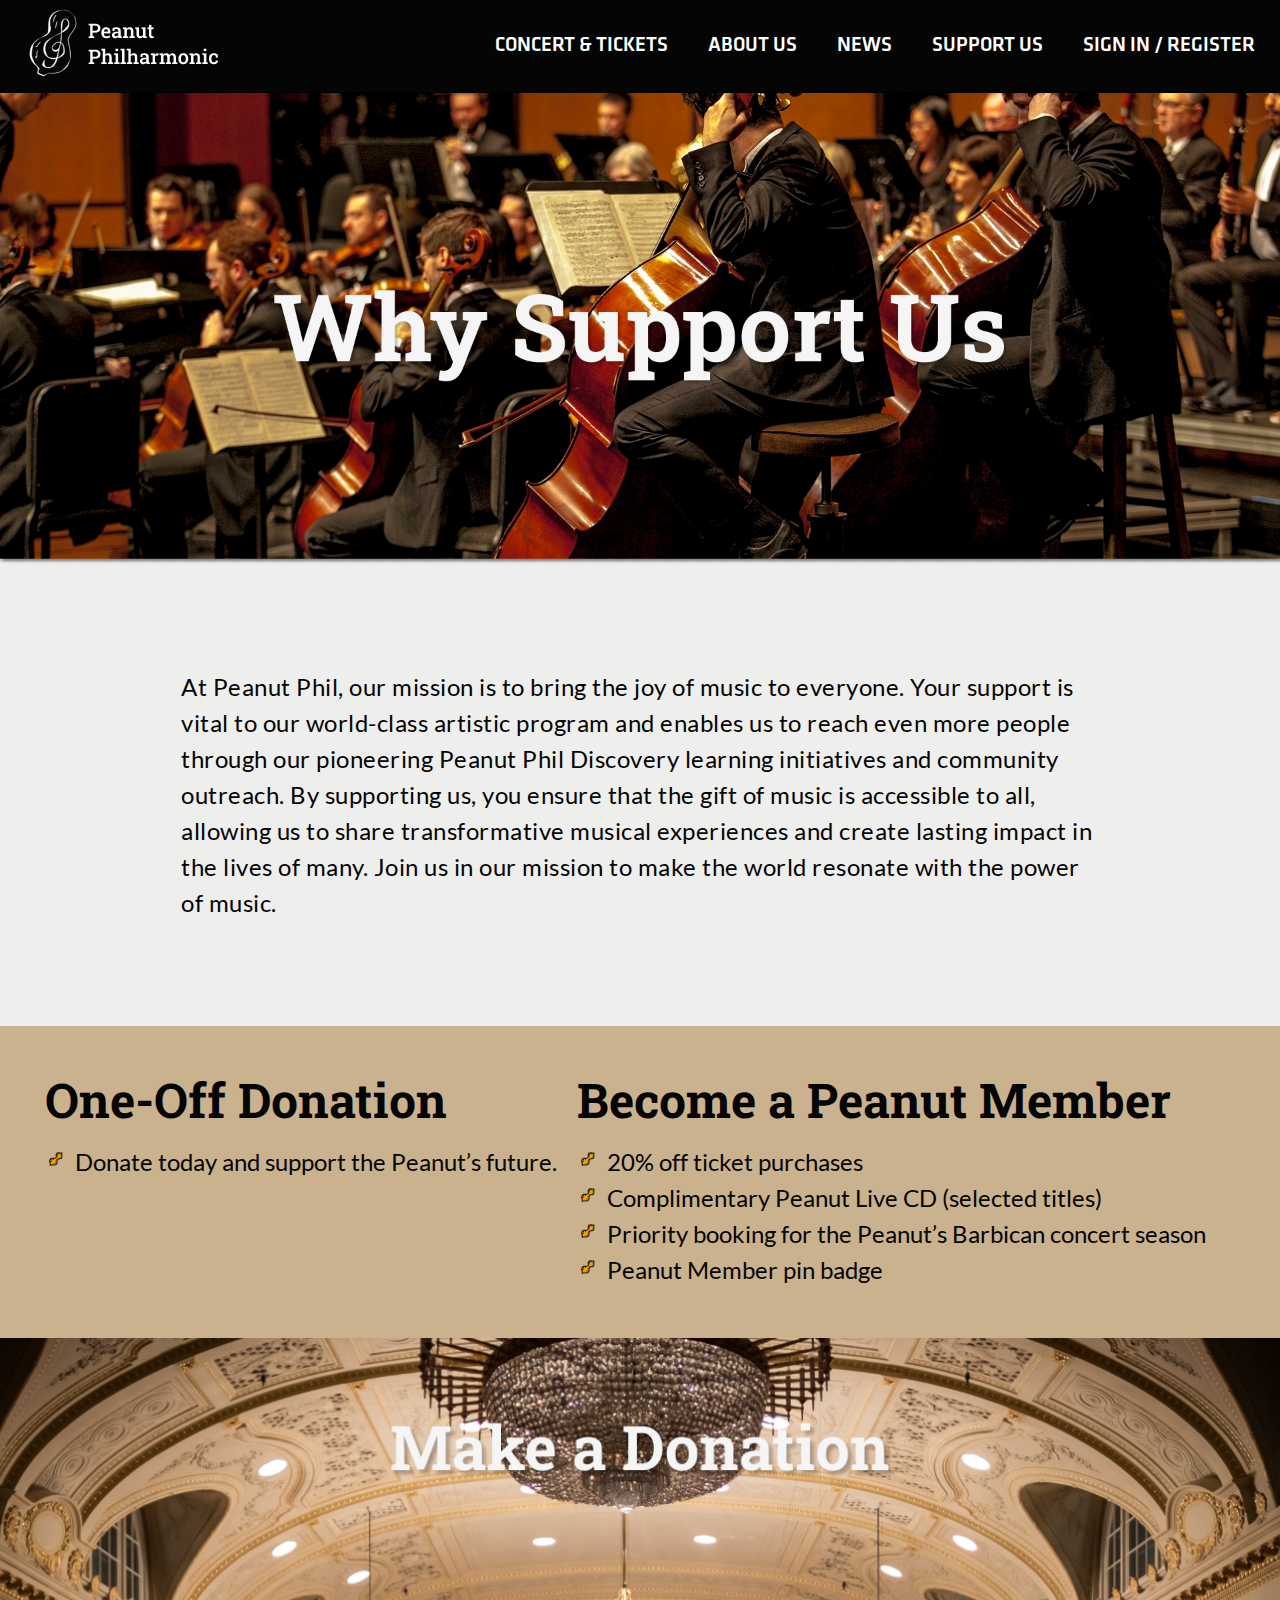
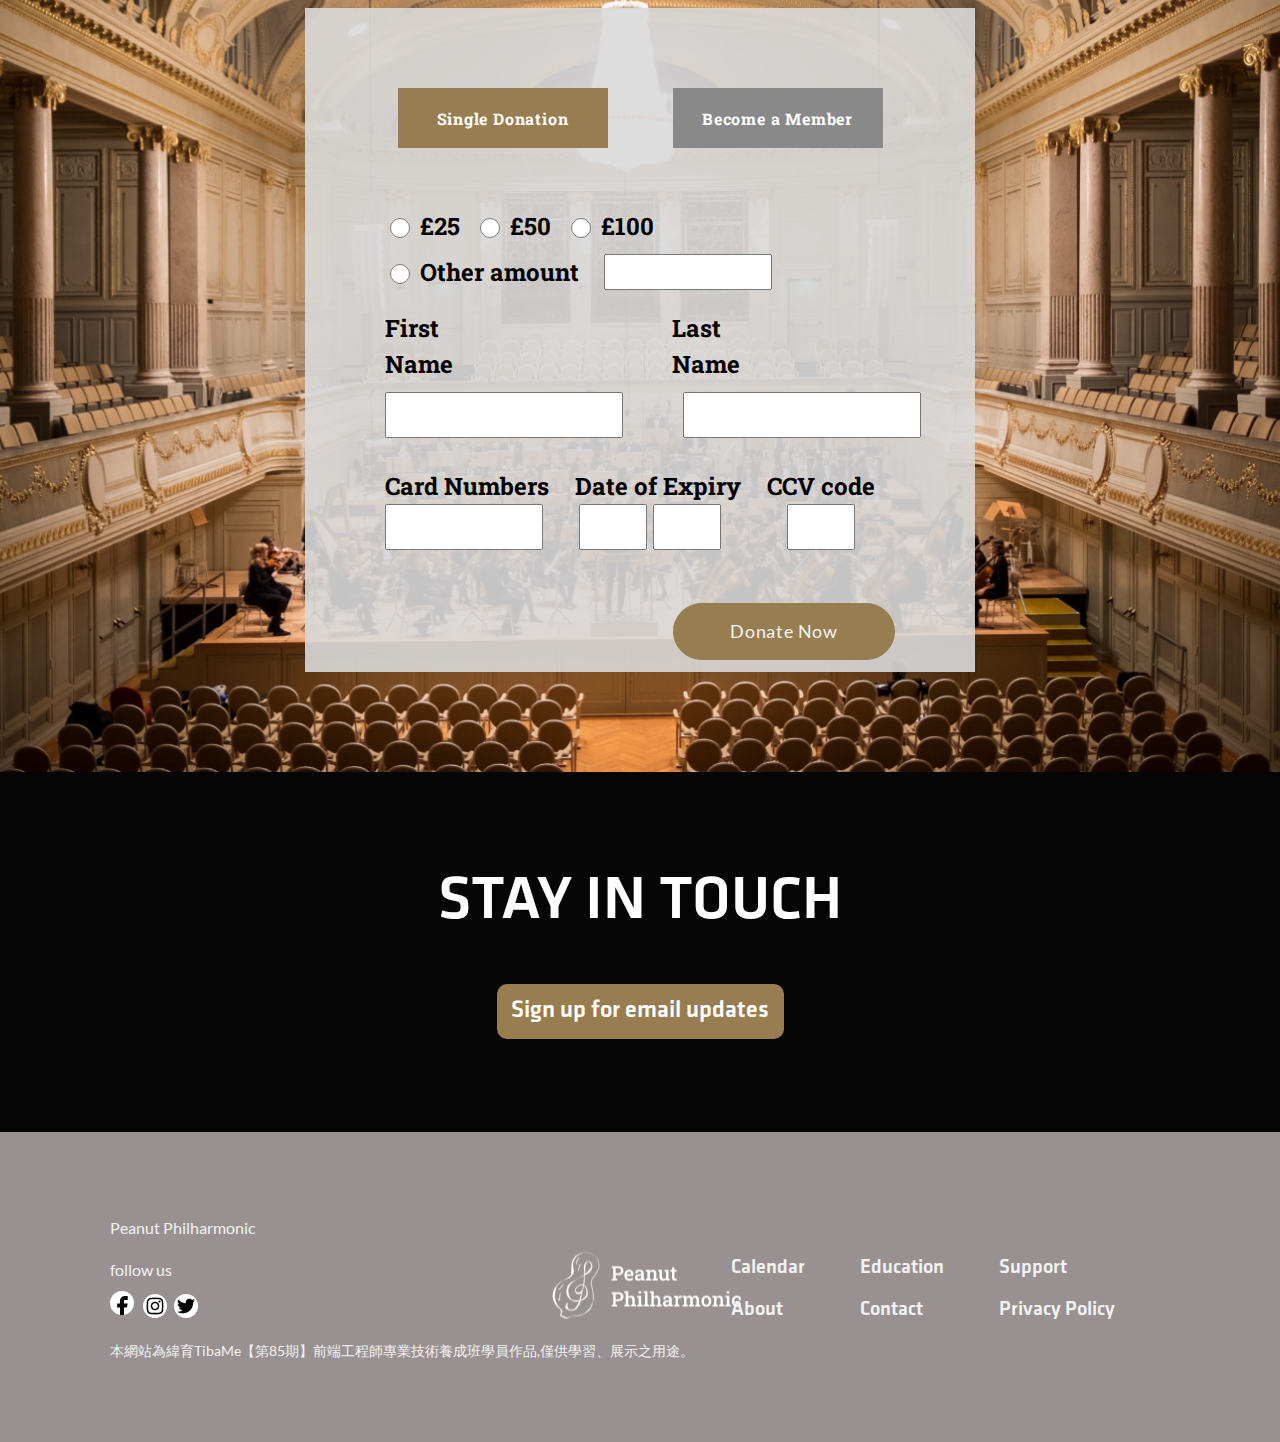
<file: support.html>
<!DOCTYPE html>
<html lang="en">
<head>
    <meta charset="UTF-8">
    <meta http-equiv="X-UA-Compatible" content="IE=edge">
    <meta name="viewport" content="width=device-width, initial-scale=1.0">
    <link rel="stylesheet" href="./css/style.css">
    <link rel="stylesheet" href="./css/support.css">
    <link rel="stylesheet" href="https://cdnjs.cloudflare.com/ajax/libs/font-awesome/6.4.0/css/all.min.css"/>
    <title>Peanut Philharmonic</title>
</head>
<body>
    <header class="header-area">
        <!-- 導覽列 -->
        <div class="navbar-area">
          <div class="container">
            <nav class="site-navbar">
              <!--logo -->
              <a href="index.html" class="logo"><img src="./image/logo.png" alt=""></a>
      
              <!-- site menu/nav -->
              <ul>
                <li><a href="calendars.html">Concert & Tickets</a></li>
                <li><a href="about.html">About Us</a></li>
                <li><a href="about.html">News</a></li>
                <li><a href="support.html">Support Us</a></li>
                <li><a href="sign.html">Sign in / Register</a></li>
              </ul>
              <!-- hambuger -->
              <button class="nav-toggler">
                <span></span>
              </button>
            </nav>
          </div>
        </div>
    </header>

    <main>
        <!-- 贊助大圖 -->
        <div class="support-banner">
            <img src="./image/support-banner.png" alt="">
        </div>

        <div class="support-text">
            <h4>At Peanut Phil, our mission is to bring the joy of music to everyone. Your support is vital to our world-class artistic program and enables us to reach even more people through our pioneering Peanut Phil Discovery learning initiatives and community outreach. By supporting us, you ensure that the gift of music is accessible to all, allowing us to share transformative musical experiences and create lasting impact in the lives of many. Join us in our mission to make the world resonate with the power of music.
            </h4>
        </div>

        <div class="support-way">
            <div class="one-off-support">
                <h2>One-Off Donation</h2>
                <ul>
                    <li>Donate today and support the Peanut’s future.</li>
                </ul>
            </div>

            <div class="member-support">
                <h2>Become a Peanut Member</h2>
                <ul>
                    <li>20% off ticket purchases</li>
                    <li>Complimentary Peanut Live CD (selected titles)</li>
                    <li>Priority booking for the Peanut’s Barbican concert season</li>
                    <li>Peanut Member pin badge</li>
                </ul>
            </div>
        </div>
        
        <div class="donation">
            <div class="donation-page-1">
                <div class="btn-donation">
                    <button class="btn-donation-1"><a href="#">Single Donation</a></button>
                    <button class="btn-donation-2"><a href="#">Become a Member</a></button>
                </div>

                <div class="amount-donation">
                    <div class="row">
                        <label class="donation-amount">
                            <input type="radio" name="donation-amount" value="25"> £25
                        </label>
                
                        <label class="donation-amount">
                            <input type="radio" name="donation-amount" value="50"> £50
                        </label>
                
                        <label class="donation-amount">
                            <input type="radio" name="donation-amount" value="100"> £100
                        </label>
                    </div>
                
                    <div class="row">
                        <label class="donation-amount">
                            <input type="radio" name="donation-amount" value="Other amount"> Other amount
                        </label>
                        <label class="donation-amount">
                            <input type="text" name="custom-amount-input" placeholder="">
                        </label>
                        
                    </div>

                    <div class="form-container">

                        <div class="form-row">
                          <label for="first-name">First Name</label>
                          <label for="last-name">Last Name</label>
                        </div>

                        <div class="form-row">
                          <input type="text" id="first-name" name="first-name">
                          <input type="text" id="last-name" name="last-name">
                        </div>

                        <div class="form-card">
                            <label for="card-numbers">Card Numbers</label>
                            <label for="date-of-expiry">Date of Expiry</label>
                            <label for="ccv">CCV code</label>
                        </div>

                        <div class="form-card-2">
                            <input type="text" id="card-numbers" name="card-numbers">
                            <input type="text" id="date-of-expiry" name="date-of-expiry">
                            <input type="text" id="date-of-expiry-2" name="date-of-expiry">
                            <input type="text" id="ccv" name="ccv">
                        </div>

                    </div>
                    
                    <a href="#" class="btn-ticket">Donate Now</a>
                </div>
            </div>
        </div>



    </main>
    <footer>
        <div class="black-footer">
            <h1>STAY IN TOUCH</h1>
            <a href="sign.html">Sign up for email updates</a>
        </div>
        <div class="footer">
            <div class="left-side">
                <h5>Peanut Philharmonic </h5>
                <h5>follow us</h5>
                <a href="#"><img src="./image/facebook-icon.png" alt=""></a>
                <a href="#"><img src="./image/instagram-icon.png" alt=""></a>
                <a href="#"><img src="./image/twitter-icon.png" alt=""></a>
                <h6>本網站為緯育TibaMe【第85期】前端工程師專業技術養成班學員作品,僅供學習、展示之用途。</h6>
            </div>

            <div class="logo-side">
                <a href="index.html"><img src="./image/logo.png" alt="" class="logo-bottom"></a>
            </div>

            <div class="right-side">
                <ul>
                    <li><a href="calendars.html">Calendar</a></li>
                    <li><a href="about.html">About</a></li>
                </ul>
                <ul>
                    <li><a href="#">Education</a></li>
                    <li><a href="contact.html">Contact</a></li>
                </ul>
                <ul>
                    <li><a href="support.html">Support</a></li>
                    <li><a href="#">Privacy Policy</a></li>
                </ul>
            </div>
        </div>
    </footer>
    
</body>
</html>
</file>
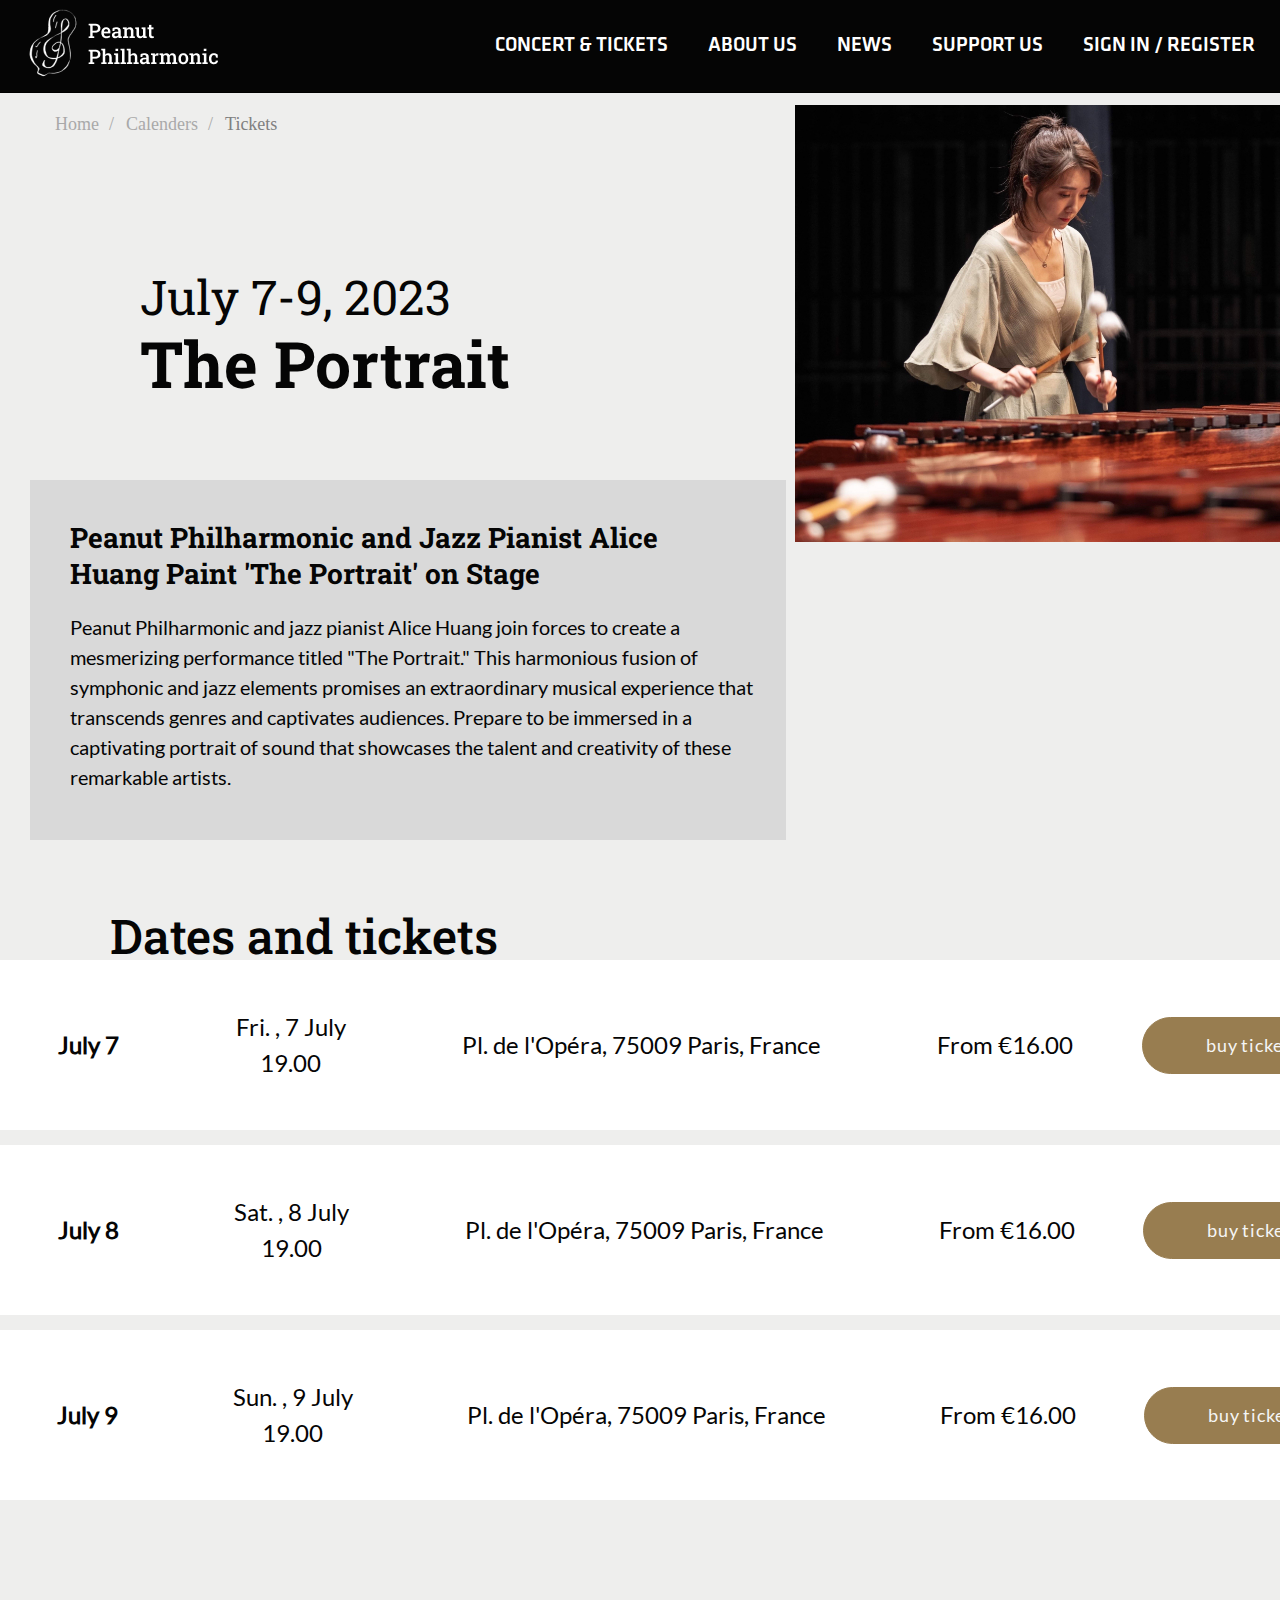
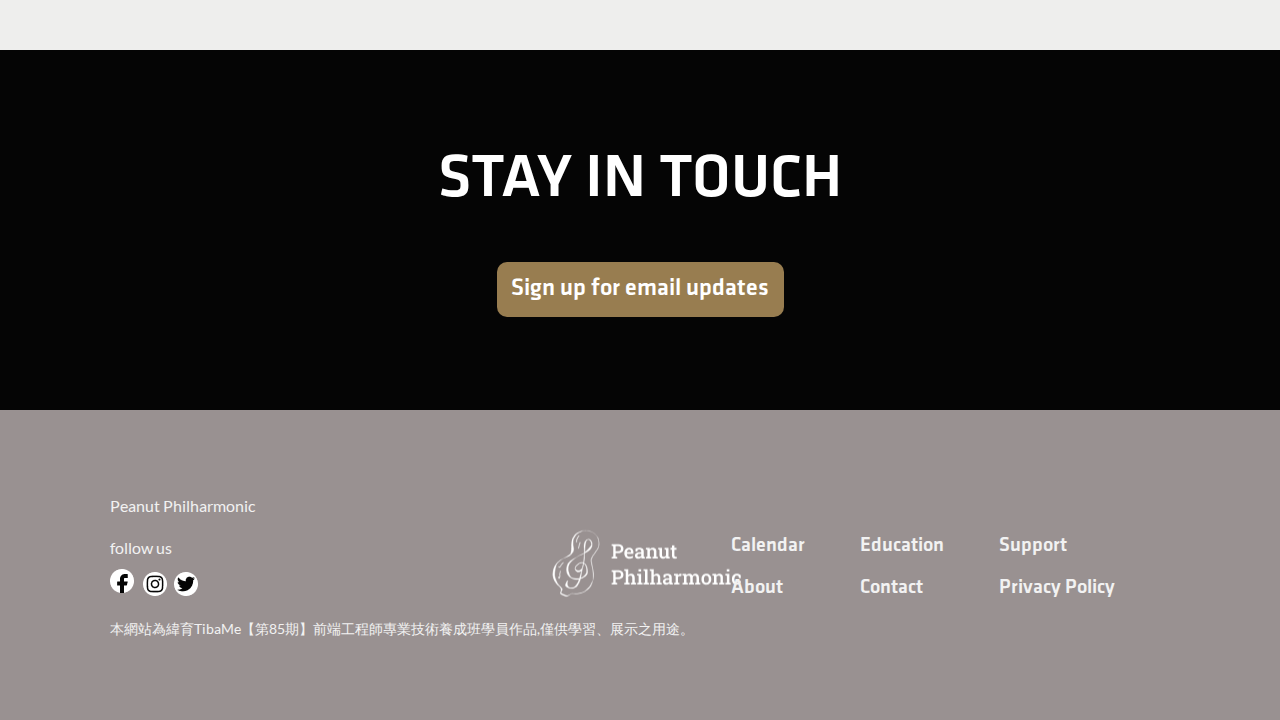
<file: tickets.html>
<!DOCTYPE html>
<html lang="en">
<head>
    <meta charset="UTF-8">
    <meta http-equiv="X-UA-Compatible" content="IE=edge">
    <meta name="viewport" content="width=device-width, initial-scale=1.0">
    <link rel="stylesheet" href="./css/style.css">
    <link rel="stylesheet" href="./css/tickets.css">
    <!-- <link rel="stylesheet" href="https://cdnjs.cloudflare.com/ajax/libs/font-awesome/6.4.0/css/all.min.css"/> -->
    <title>Peanut Philharmonic</title>
</head>
<body>
    <header class="header-area">
        <!-- 導覽列 -->
        <div class="navbar-area">
          <div class="container">
            <nav class="site-navbar">
              <!--logo -->
              <a href="index.html" class="logo"><img src="./image/logo.png" alt=""></a>
      
              <!-- site menu/nav -->
              <ul>
                <li><a href="calendars.html">Concert & Tickets</a></li>
                <li><a href="about.html">About Us</a></li>
                <li><a href="about.html">News</a></li>
                <li><a href="support.html">Support Us</a></li>
                <li><a href="sign.html">Sign in / Register</a></li>
              </ul>
              <!-- hambuger -->
              <button class="nav-toggler">
                <span></span>
              </button>
            </nav>
          </div>
        </div>
    </header>
 
    <main>

        <!-- 上半部資訊 -->
        <div class="tickets-top">

            <div class="tickets-left">

                <div class="tickets-content">
                    <div class="breadcrumb">
                        <ol class="breadcrumb_list">
                            <li><a href="index.html">Home</a></li>
                            <li><a href="calendars.html">Calenders</a></li>
                            <li>Tickets</li>
                        </ol>
                   </div>
                    <h2>July 7-9, 2023</h2>
                    <h1>The Portrait</h1>
                    <div class="tickets-info">
                        <h4>Peanut Philharmonic and Jazz Pianist Alice Huang Paint
                            'The Portrait' on Stage</h4>
                        <p>Peanut Philharmonic and jazz pianist Alice Huang join forces to create a mesmerizing performance titled "The Portrait." This harmonious fusion of symphonic and jazz elements promises an extraordinary musical experience that transcends genres and captivates audiences. Prepare to be immersed in a captivating portrait of sound that showcases the talent and creativity of these remarkable artists.</p>

                        <h5>Dates and tickets</h5>
                    </div>
                    
                </div>
                <div class="tickets-img">
                    <img src="./image/tickets-image-1.jpg" alt="">
                </div>
            </div>
        </div>
        <!-- 下半部資訊 -->

        <div class="tickets-bottom">
            <ul class="tickets-sell">
              <li>July 7</li>
              <li>Fri. , 7 July<br>19.00</li>
              <li>Pl. de l'Opéra, 75009 Paris, France</li>
              <li>From €16.00</li>
              <li><a href="tickets.html" class="btn-ticket">buy tickets</a></li>
            </ul>
        </div>

        <div class="tickets-bottom">
            <ul class="tickets-sell">
              <li>July 8</li>
              <li>Sat. , 8 July <br>19.00</li>
              <li>Pl. de l'Opéra, 75009 Paris, France</li>
              <li>From €16.00</li>
              <li><a href="tickets.html" class="btn-ticket">buy tickets</a></li>
            </ul>
        </div>

        <div class="tickets-bottom">
            <ul class="tickets-sell">
              <li>July 9</li>
              <li>Sun. , 9 July<br>19.00</li>
              <li>Pl. de l'Opéra, 75009 Paris, France</li>
              <li>From €16.00</li>
              <li><a href="tickets.html" class="btn-ticket">buy tickets</a></li>
            </ul>
        </div>
    </main> 
    <footer>
        <div class="black-footer">
            <h1>STAY IN TOUCH</h1>
            <a href="sign.html">Sign up for email updates</a>
        </div>
        <div class="footer">
            <div class="left-side">
                <h5>Peanut Philharmonic </h5>
                <h5>follow us</h5>
                <a href="#"><img src="./image/facebook-icon.png" alt=""></a>
                <a href="#"><img src="./image/instagram-icon.png" alt=""></a>
                <a href="#"><img src="./image/twitter-icon.png" alt=""></a>
                <h6>本網站為緯育TibaMe【第85期】前端工程師專業技術養成班學員作品,僅供學習、展示之用途。</h6>
            </div>

            <div class="logo-side">
                <a href="index.html"><img src="./image/logo.png" alt="" class="logo-bottom"></a>
            </div>

            <div class="right-side">
                <ul>
                    <li><a href="calendars.html">Calendar</a></li>
                    <li><a href="about.html">About</a></li>
                </ul>
                <ul>
                    <li><a href="#">Education</a></li>
                    <li><a href="contact.html">Contact</a></li>
                </ul>
                <ul>
                    <li><a href="support.html">Support</a></li>
                    <li><a href="#">Privacy Policy</a></li>
                </ul>
            </div>
        </div>
    </footer>
    
</body>
</html>
</file>
<file: css/style.css>
@import url("reset.css");
@import url("fonts.css");
@import url("basic.css");

/*　滿版圖 */
.main-banner {
    position: relative;
    height: 0;
    padding-top: 51%;
    overflow: hidden;
}
  
.main-banner img{
    /* max-width: 100%;
    height: 100vh;
    display: block;
    object-fit: cover; */

    position: absolute;
    top: 0;
    left: 0;
    width: 100%;
    height: 100%;
    object-fit: cover;
}

/* 最新演出資訊 */
.wrapper{
    max-width: 100%;
    /* border: 1px solid red; */
    margin: 0 auto;
}

/* 上方資訊 */
.top-event{
    padding-top: 150px;
    display: flex;
}

.top-image{
    width: 60%;
    margin-left: 150px;
    position: relative;
    
}

.top-image img:first-child{
    position: absolute;
    transition: transform 0.3s ease;
}

.top-image img:last-child{
    position: absolute;
    bottom: -60px;
    right: 10px;
    transition: transform 0.3s ease; 
}


.top-image img{
    margin-left: 0;
    display:block;
    max-width: 100%;
}

.top-text{
    /* margin-left: 420px; */
    /* height: 605px; */
    padding: 20px;
    margin-left: 150px;
    margin-right: 150px;
    margin-bottom: 215px;
    width: 40%;
}

.h3-div{

    border-top: 1px solid black;
    padding-top: 50px;
}

.top-text h3{
    color: #999191;
}

.top-text h2{
    margin-top: 45px;
}

.top-text p{
    margin-top: 90px;
    width: 405px;
}

.btn-div{
    border-bottom: 1px solid black;
    padding-bottom: 40px;
}

.btn-ticket{
    display: block;
    width: 220px;
    margin-top: 100px;
    text-align: center;
    line-height: 5.5rem;
    font-size: 1.8rem;
    letter-spacing: 0.8px;
    
    text-decoration: none;
    color: #f5f5f5;
    border: 1px solid #987D50;
    background-color: #987D50;
    border-radius: 30px;
    font-family: 'Lato-Regular';
}

.btn-ticket:hover{
    background-color: #B1966A;
}


/* 下方資訊 */
.bot-event{
    padding-top: 150px;
    display: flex;
}

.bot-image{
    width: 60%;
    margin-right: 150px;
    position: relative;

    order: 2;
}

.bot-image img:first-child{
    position: absolute;
    transition: transform 0.3s ease;
    top: 0;
    right: 0;
}

.bot-image img:last-child{
    position: absolute;
    bottom: -60px;
    left: 10px;
    /* transition: transform 0.3s ease;  */
}


.bot-image img{
    margin-left: 0;
    display:block;
    max-width: 100%;

    
}

.bot-text{
    /* margin-left: 420px; */
    /* height: 605px; */
    padding: 20px;
    margin-left: 150px;
    margin-right: 150px;
    margin-bottom: 215px;
    width: 40%;

    order: 1;
}

.bot-text h3{
    color: #999191;
}

.bot-text h2{
    margin-top: 45px;
}

.bot-text p{
    margin-top: 90px;
    width: 405px;
}

.btn-div{
    border-bottom: 1px solid black;
    padding-bottom: 40px;
}


/* 最新新聞 */

.news-h1{
    margin-left: 8%;
    margin-top: 10%;
    margin-bottom: 5%;
}


.swiper {
    max-width: 1350px;
    height: 100%;
}

.swiper-slide {
    text-align: center;
    font-size: 18px;
    background: #fff;
    /* display: flex; */
    justify-content: center;
    align-items: center;
}

.swiper-slide img {
    display: block;
    width: 100%;
    height: 100%;
    object-fit: cover;
}

.swiper-slide h4{
    padding-top: 10px;
    padding-left: 15px;
    color: #999191;
}

.swiper-slide h4:last-child{
    margin: 15px 0 15px 0;
    padding-left: 15px;
    color: #050505;

    font-family: "RobotoSlab-Bold";
}

.swiper-slide a{
    text-decoration: none;
    text-align: left;
}



/* Mobile Styles */
@media only screen and (max-width: 1200px) {

}


@media only screen and (max-width: 768px) {
    
}




@media only screen and (max-width: 428px) {
    h1 {
        font-size: 3.6rem;
        color: #050505;
        font-family: "RobotoSlab-Bold";
    }

    h4{
        font-size: 1.4rem;
        color: #050505;
        line-height: 2.1rem;

        font-family: 'Lato-Regular';
    }

    .black-footer {
        height: 360px;
        background-color: #050505;
        margin-top: 50px;
        width: 100%;
        max-width: 100%;
        margin-right: auto;
        margin-left: auto;
    }

    .logo-side{
        display :none;
    }


    .left-side {
        position: absolute;
        padding: 20px;
        margin-top: auto; 
        margin-left: auto;
        margin-bottom: auto;
    }

    .right-side {
        display: none;
    }

    .footer{
        height: 220px;
    }


    .top-event{
        display: block;
        padding-top: 20px;
        margin: 0 auto;
        
    }

    .top-image{
        width: 100%;
        
        margin-left: auto;
    }

    .top-image img:first-child{
        position: static;
        transition: none;
        max-width: 100%;
        width: 80%;
        margin: 0 auto;
    }


    .top-image img:last-child{
        display: none;
    }

    
    .top-text{
        margin: 30px;
        width: auto;

    }

    .top-text h3{
        font-size: 26px;
    }

    .top-text h2{
        font-size: 20px;
    }

    .top-text p{
        margin-top: 40px;
        width: auto;
        font-size: 14px;
        line-height: 21px;
    } 

    .h3-div{
        border-top: none;
        padding-top: 10px;
    }
    .top-text h2{
        margin-top: 10px;
    }

    .btn-ticket {
        display: block;
        /* width: 150px; */
        /* margin-top: 100px; */
        margin-top: 50px;
        margin: 50px auto 10px auto;
        text-align: center;
        line-height: 3.5rem;
        font-size: 1.8rem;
        /* letter-spacing: 0.8px; */
        text-decoration: none;
        color: #f5f5f5;
        border: 1px solid #987D50;
        background-color: #987D50;
        border-radius: 30px;
        font-family: 'Lato-Regular';
    }

    .bot-event{
        display: block;
        padding-top: 20px;
        margin: 0 auto;
        overflow: hidden;
        
    }

    .bot-image{
        width: 100%;
        
        margin-right: auto;
    }



    .bot-image img:first-child{
        position: static;
        transition: none;
        max-width: 100%;
        width: 80%;
        margin: 0 auto;
    }


    .bot-image img:last-child{
        display: none;
    }

    [data-aos=fade-left] {
        transform: none;
    }
    
    .bot-text{
        margin: 30px;
        width: auto;
    }

    .bot-text h3{
        font-size: 26px;
    }

    .bot-text h2{
        font-size: 20px;
    }

    .bot-text p{
        margin-top: 40px;
        width: auto;
        font-size: 14px;
        line-height: 21px;
    } 

    .h3-div{
        padding-top: 10px;
    }
    .bot-text h2{
        margin-top: 10px;
    }
    
    .news-h1 h1{
        font-size: 2.4rem;
    }



    .swiper-wrapper h4{
        padding-top: auto;
        padding-left: auto;
        color: #999191;
    }
    
    .swiper-slide a{
        display: block;
    }
}
</file>
<file: css/about.css>
@import url("reset.css");
@import url("fonts.css");
@import url("basic.css");



/* 關於我們 about us */

.about-us{
    padding-top: 155px;
    max-width: 1520px;
    margin: 0 auto 150px auto;
    display: flex;
    border-bottom: 1px solid #050505;
    margin-bottom: 230px;
}

.about-us img{
    display: block;
    max-width: 100%;
    margin-bottom: 20px;
}

.about-us-text{
    width: 650px;
    margin-left: 100px;
}

.about-us-text h2{
    text-align: center;
    margin-bottom: 30px;
}



/* music-director 音樂總監頁面 */
.music-director{
    padding-top: 155px;
    max-width: 1520px;
    margin: 0 auto;
    display: flex;
    border-bottom: 1px solid #050505;
    padding-left: 100px;
    margin-bottom: 230px;
    box-sizing: border-box;
}

.music-director-img{
    display: block;
    margin-bottom: 20px;
    margin-left: auto;
    margin-right: 100px;
    max-width: 100%;
    order: 2;
}

.music-director-text{
    width: 480px;
    margin-right: 100px;
    
    order: 1;
}

.music-director-text h2{
    text-align: center;
    margin-bottom: 50px;
}


/* musicians 音樂家頁面 */
.musicians{
    max-width: 1520px;
    margin: 0 auto;
    text-align: center;

}

.musicians-img{

    margin-bottom: 90px;
}

.musicians-img img{
    display: block;
    max-width: 100%;
}

.musicians h4{
    padding-top: 40px;
    
    text-decoration: #050505;
    text-decoration-color: #050505 ;
}

.musicians h4 a{
    font-family: 'Lato-Bold';
    color: #050505;
}
</file>
<file: css/calendars.css>
@import url("reset.css");
@import url("fonts.css");
@import url("basic.css");

/* 行事曆 Calendar */

.calendar-h1{
    padding-top: 155px;
    text-align: center;
}

.search{
    display: flex;
    justify-content: flex-end;
    gap: 10px;
    width: 89.5%;
}

.btn-search{
    
    border: 1px solid #fff;
    padding: 20px 20px;
    background-color: #fff;
    text-align: center;
    font-size: 16px;
    border-radius: 30px;
    width: 220px;
    height: 55px;

    cursor: pointer;
    margin-top: 100px;
    font-family: 'Lato-Regular';
    letter-spacing: 0.8px;
}


.btn-search:hover{
    background-color: #B1966A;
}


.fa-magnifying-glass{
    color: #050505;
}

.fa-calendar{
    color: #050505;
}


/* calendar主畫面 */


.calendar{
    display: flex;
    /* border: 1px solid red; */
    max-width: 1500px;
    margin: 15px auto;
    background-color: #fff;
}

.calendar-image{
}

.calendar-image img{
    display: block;
}

.calendar-day{
    font-size: 4.2rem;
    font-family: 'RobotoSlab-Regular';
    color: #666;
    align-self: center;
    text-align: center;
    /* border: 1px solid red; */
    width: 300px;
}

.info-wrapper{
    /* border: 1px solid black; */
    width: 70%;
    box-sizing: border-box;
    padding: 35px;
    padding-left: 0;
    /* position: relative; */
}

.info-wrapper span{
    display: block;
    font-size: 3.6rem;
    font-family: "RobotoSlab-Bold";
    color: #333;
    /* border: 1px solid red; */
    margin-bottom: 20px;
}

.info-wrapper h4{
    font-size: 1.8rem;
    font-family: 'RobotoSlab-Regular';
    line-height: 27px;
    color: #333;
}

.info-wrapper p{
    font-size: 1.6rem;
    font-family: "RobotoSlab-Bold";
    text-align: right;
    padding-right: 10px;
}


/* read more & buy tickets */
.btn-read-more{
    display: block;
    text-align: center;
    line-height: 5.5rem;
    font-size: 1.8rem;
    width: 220px;
    letter-spacing: 0.8px;

    color: #050505;
    background-color: #f6f6f6;
    border: 1px solid #050505;
    border-radius: 30px;
    text-decoration: none;

    font-family: 'Lato-Regular';
}

.btn-read-more:hover{
    background-color: #dddddd;

}

.info-wrapper .btn-ticket{
    margin-top: 0;

    text-align: center;
    font-size: 16px;
    color: #fff;

    font-family: 'Lato-Regular';
}

.button-wrapper {
    display: flex;
    justify-content: flex-end;
    gap: 10px; 
}

.calendar-page{
    display: flex;
    margin-top: 50px;
    justify-content: center;
    cursor: pointer;
}

.calendar-page h4{
    background-color: #D9D9D9;
    width: 50px;
    height: 50px;
    text-align: center;
    line-height: 50px;
    margin-right: 15px;

    border-radius: 50%;
}

.calendar-page h4:hover{
    background-color: #afadad ;
}
</file>
<file: css/contact.css>
@import url("reset.css");
@import url("fonts.css");
@import url("basic.css");


/* 聯絡我們 contact */
.contact{
    padding-top: 115px;
    padding-left: 65px;
    padding-bottom: 30px;
    margin-top: 105px;
    margin: 0 auto;
    border-bottom: 1px solid black;
}

.contact-text{
    width: 480px;
    padding-left: 20px;
    
    /* border: 1px solid red; */
}

.contact-text p{
    padding-top: 30px;
}
.contact-text p:first-child{
    padding-top: 0;
}

.contact-text a{
    color: #050505;
    text-decoration-color: #050505;
}

.contact-container{

    width: 1400px;
    display: flex;
    margin: 180px auto 0 auto;

    justify-content: space-between;
    /* border: 1px solid black; */

}


.contact-form{
    width: 760px;
    /* border: 1px solid green; */
}

.contact-form input{
    width: 755px;
    height: 60px;
    right: 0;
    margin-top: 50px;
}

.contact-form input:first-child{
    width: 755px;
    margin-top: 0;
}


#textarea{
    width: 755px;
    height: 120px;
    margin-top: 50px;
    resize: none;
    font-family: 'Lato-Regular';
}

.contact-form select{
    width: 763px;
    height: 66px;
    right: 0;
    margin-top: 50px;
}

.contact-form input, .contact-form select, textarea{
    font-size: 2.4rem;
}


.contact-form{
    display: flex;
    flex-direction: column;
    align-items: flex-end;
}

.contact-form .btn-ticket{
    margin-top: 30px;
}
</file>
<file: css/members.css>
@import url("reset.css");
@import url("fonts.css");
@import url("basic.css");



/* 成員頁面 members */

.orchestra{
    padding-top: 105px;
}

.members{
    max-width: 1530px;
    margin: 0 auto;
}

.members ul{
    display: flex;
    width: 100%;
    border-bottom: 1px solid black;
    margin-top: 55px;
    padding-bottom: 20px;

    justify-content: space-between;
}

.members li{
    font-size: 2.4rem;
    font-family: 'RobotoSlab-Medium';
}

.members i{
    margin-right: 10px;
}

.members-wrapper{
    width: 80%;
    margin: 0 auto;
    padding: 20px;
}

.members-wrapper h2{
    padding-top: 150px;
}

.artist{
    display: flex;
    flex-wrap: wrap;
    flex-direction: row;
}

.artist li{
    padding-top: 60px;
    padding-left: 10px;
}

.artist img{
    transition: all 0.4s;
    
}

.artist img:hover{
    transform: scale(0.8);
}

.artist h4{
    padding-top: 10px;
    
}
</file>
<file: css/news.css>
@import url("reset.css");
@import url("fonts.css");
@import url("basic.css");


/* 新聞頁面 news*/

  .news-wrapper{
    padding-top: 105px;
}

.news-top{
    width: 950px;
    padding: 50px;
    /* border: 1px solid black; */
    margin: 0 auto;
}

.news-top h3{
    color: #999191;
    line-height: 5.4rem;
}

.news-top h1{
    margin-bottom: 50px;
}

.news-top h4{
    width: 800px;
    margin-bottom: 75px;
}

.news-top p{
    font-size: 1.6rem;
    line-height: 3.6rem;
    width: 220px;
    text-align: center;
    height: 3.6rem;

    border: 1px solid black;
    border-radius: 30px;
}
.news-top a{
    text-decoration: none;
}
.news-top .fa-regular{
    padding-right: 10px;
}


/* 中間新聞圖 */
.news-banner{
    max-width: 1200px;

    margin: 0 auto;
}

.news-banner img{
    width: 100%;
}

.photo-by{
    font-size: 1.4rem;
    line-height: 2.1rem;
    letter-spacing: 0.8px;
    width: 1100px;
    text-align: left;
    margin: 0 auto;


    font-family: 'Lato-Regular';
}



/* 下方新聞欄位 */
.news-bottom{
    width: 1200px;
    margin: 125px auto 0 auto;
    padding: 50px 150px;
    border: 1px solid black;
    box-sizing: border-box;
}

/* 新聞第一段 */
.first-para h4{
    font-size: 2.4rem;
    line-height: 3.6rem;

    font-family: 'Lato-Regular'
}


/* 新聞第二段 */
.second-para{
    display: flex;
    margin-top: 80px;
}

.second-para img{
    display: block;
    max-width: 100%;
}

.second-para p{
    width: 400px;
    margin-left: 50px;
    font-size: 2rem;
    line-height: 3rem;

    font-family: 'Lato-Regular'
}

/* 新聞第三段 */
.third-para{
    display: flex;
    margin-top: 80px;
}

.third-para img{
    display: block;
    max-width: 100%;
}

.third-para p{
    margin-right: 50px;
    width: 400px;
    font-size: 2rem;
    line-height: 3rem;

    font-family: 'Lato-Regular'
}

.photo-by-2{
    font-size: 1.4rem;
    line-height: 2.1rem;
    letter-spacing: 0.8px;

    text-align: left;
    margin: 0 auto;


    font-family: 'Lato-Regular';
}

.photo-by-3{
    font-size: 1.4rem;
    line-height: 2.1rem;
    letter-spacing: 0.8px;

    text-align: right;
    margin: 0 auto;
    margin-right: 90px;


    font-family: 'Lato-Regular';
}
</file>
<file: css/register.css>
@import url("reset.css");
@import url("fonts.css");
@import url("basic.css");


/* 註冊頁面 */

.register{
    background-image: url("../image/register-bg.png");
    background-size: cover;
}

.register .breadcrumb {
    margin-top: 15px;

}


.login-2{
    padding-top: 150px;
    width: 660px;
    /* border: 1px solid black; */
    margin : 0 auto;
    font-family: "RobotoSlab-Bold";
}

.loginsite-2{
    display: flex;
    flex-direction: column;
    padding-bottom: 150px;
    margin-bottom: -150px;
}

.loginsite-2 label{
    margin-top: 55px;
    font-size: 24px;
}

.loginsite-2 .btn-ticket{
    margin-top: 20px;
    align-self: flex-end;
}


.email-address, .password{
    font-size: 24px;
    width: 650px;
    height: 60px;
}
</file>
<file: css/sign.css>
@import url("reset.css");
@import url("fonts.css");
@import url("basic.css");


/* .會員登入介面 sign in */


.account{
    padding-top: 115px;
    padding-left: 65px;
    padding-bottom: 20px;
    background-color: #fff;
}

.sign{
    background-image: url(../image/sign-bg.png);
    background-size: cover;
    padding-bottom: 150px;
    margin-bottom: -150px;
    
}

.loginsite{
    /* border: 1px solid red; */
    display: flex;
    flex-direction: column;
    padding-top: 150px;
    width: 660px;
    /* border: 1px solid black; */
    margin : 0 auto;
    font-family: "RobotoSlab-Bold";
}

.loginsite label{
    margin-top: 30px;
    font-size: 24px;
}

.email-address, .password{
    font-size: 24px;
    width: 650px;
    height: 60px;
}

.loginsite h5{
    margin-top: 50px;
}

.loginsite h5:last-child{
    margin-top: 15px;
}

.loginsite h5 > a{
    color: #050505;
}

.loginsite > .btn-ticket {
    align-self: flex-end;
    margin-top: 50px;
}

.btn-login:hover{
    background-color: #B1966A;
}
</file>
<file: css/support.css>
@import url("reset.css");
@import url("fonts.css");
@import url("basic.css");


/* 贊助頁面 support*/

.support-banner{
    padding-top: 92px;
}

.support-banner img{
    width: 100%;

    display: block;
    object-fit: cover;
}

.support-text{
    padding: 105px 0 105px 0;
    width: 918px;
    margin: 0 auto;
    letter-spacing: 0.5px;
}

.support-text h4{

}

.support-way{
    background-color: #C9B28D;
    padding: 50px;
    display: flex;
    justify-content:center;
    box-sizing: border-box;
}

.one-off-support h2{
    margin-bottom: 20px;
    margin-left: -30px;
}

.support-way ul{
    list-style-image: url("../image/peanut-list-style.png");
}

.one-off-support li{
    
    font-size: 2.4rem;
    color: #050505;
    line-height: 3.6rem;

    font-family: 'Lato-Regular';
}

.member-support{
    margin-left: 50px;
}

.member-support h2{
    margin-bottom: 20px;
    margin-left: -30px;
}

.member-support li{
    font-size: 2.4rem;
    color: #050505;
    line-height: 3.6rem;

    font-family: 'Lato-Regular';
}

.donation{
    background-image: url("../image/donation-bg.png");
    background-size: cover;
    display: flex;
    justify-content: center;
    background-position: center;
    align-items: flex-end;
    
    /* border: 1px solid red; */

    font-family: "RobotoSlab-Bold";
    font-size: 2.4rem;
    line-height: 3.6rem;

    margin-bottom: -150px;
}

.donation-page-1{
    width: 670px;
    height: 664px;
    background-color: #D9D9D9;
    background-color: rgba(217, 217, 217, 0.9);
    margin-bottom: 100px;
    
    margin-top: 270px;
}




.btn-donation-1{
    width: 210px;
    height: 60px;
    margin-top: 80px;
    
    border: 1px solid #987D50;
    background-color: #987D50;
}

.btn-donation {
    display: flex;
    justify-content: center;
    align-items: center;
    gap: 65px;
}




.btn-donation-1:hover{
    background-color: #B1966A;
}

.btn-donation-1 a{
    text-decoration: none;
    color: #fff;
    letter-spacing: 0.8px;
    text-align: center;
    font-size: 16px;
    font-family: "RobotoSlab-Bold";
    width: 100%;
    height: 100%;
    display: flex;
    justify-content: center;
    align-items: center; 
}




.btn-donation-2{
    width: 210px;
    height: 60px;
    margin-top: 80px;
    
    border: 1px solid #898989;
    background-color: #898989;
}



.btn-donation-2:hover{
    background-color: #B1966A;
}

.btn-donation-2 a{
    text-decoration: none;
    color: #fff;
    letter-spacing: 0.8px;
    text-align: center;
    font-size: 16px;
    font-family: "RobotoSlab-Bold";
    width: 100%;
    height: 100%;
    display: flex;
    justify-content: center;
    align-items: center; 
}

.amount-donation {
    display: flex;
    flex-direction: column;
    padding-top: 60px;
    padding-left: 80px;
    padding-right: 80px;

    position: relative;
}

.row {
    display: flex;
    justify-content:flex-start;
    gap: 15px;
    margin-bottom: 10px;
}

.donation-amount {
    display: flex;
    align-items: center;
}

.donation-amount input[type="radio"] {
    width: 20px;
    height: 20px;
    margin-right: 10px;
}

.donation-amount input[type="text"] {
    width: 160px;
    height: 30px;
    margin-left: 10px;

    font-size: 1.8rem;

}

.form-row{
    display: flex;
    justify-content:flex-start;
    gap: 60px;
    padding-top: 10px;
}

.form-row label{
    padding-right: 100px;
}

.form-row input[type="text"]{
    width: 230px;
    height: 40px;
    font-size: 1.8rem;
}


.form-card{
    padding-top: 30px;
}

.form-card label{
    padding-top: 20px;
    margin-right: 20px;
}

.form-container input[type="text"]{
    font-size: 1.8rem;
}

.form-card-2 input[type="text"]{
    width: 150px;
    height: 40px;
}

#card-numbers{
    margin-right: 30px;
}

#date-of-expiry, #date-of-expiry-2 {

    width: 60px; 
    height: 40px; 

}

#ccv{
    margin-left: 60px;
    width: 60px; 
    height: 40px; 
}


.amount-donation .btn-ticket{
    position: absolute;
    right: 80px;
    bottom: -110px;

}
</file>
<file: css/tickets.css>
@import url("reset.css");
@import url("fonts.css");
@import url("basic.css");



/* 麵包屑 */
.breadcrumb {
    display: flex;
    align-items: center;
    margin-top: 115px;
    /* border: 1px solid black; */
    padding-left: 5px;
    width: 300px;
  }
  
  .breadcrumb_list {
    list-style: none;
    display: flex;
    margin: 0;
    padding: 0;
    padding-left: 50px;
  }
  
  .breadcrumb_list > li {
    display: flex;
    align-items: center;
    margin-right: 10px;
    color: gray;
    font-size: 18px;
    
  }
  
  .breadcrumb_list > li:before {
    content: "/";
    color: #aaa;
    margin-right: 12px;
    font-size: 18px;
  }
  
  .breadcrumb_list > li:first-child:before {
    content: "";
    margin-right: 0;
  }
  
  .breadcrumb_list > li > a {
    text-decoration: none;
    color: darkgray;
  }

  .breadcrumb_list > li > a:hover{
    color: #666;
  }


/* 售票頁面 tickets */


.tickets-top{
    
    margin-bottom: 120px;
}

.tickets-top h2{
    padding-top: 140px;
    margin-left: 140px;

    font-family: 'RobotoSlab-Regular';
}

.tickets-top h1{
    margin: 10px 0 85px 140px;
    font-size: 6.4rem;
}

.tickets-top h4{
    margin-bottom: 20px;

    font-size: 2.8rem;
    font-family: 'RobotoSlab-Bold';
}

.tickets-top h5{
    padding-top: 120px; 

    font-size: 4.8rem;
    font-family: 'RobotoSlab-Medium';
    padding-left: 40px;
}

.tickets-top p{
    font-size: 2rem;
    line-height: 3rem;
    width: 685px;
}


.tickets-left{
    display: flex;
    justify-content: space-between;
    align-items: start;
}
.tickets-content{
    flex-basis: 50%;
    /* border: 1px solid red; */
}

.tickets-info{
    height: 280px;
    width: 85%;
    padding: 40px;
    margin-left: 30px;
    /* margin-right: 40px; */
    background-color: #D9D9D9;
}


.tickets-img{
    display: block; 
    margin-top: 105px;
    
    flex-basis: 50%;

}
.tickets-img img{
    width: 100%;
}



/* 下方售票頁面 */
.tickets-bottom {
    margin-bottom: 15px;
    
  }
  
.tickets-sell {
    display: flex;
    width: 1470px;
    height: 170px;
    align-items: center;
    margin: 0 auto;
    background-color: #fff;
    text-align: center;
    padding: 0;
  }
  
  .tickets-sell .btn-ticket {
    margin:0;
    /* margin-left: 50px; */
  }
  
  .tickets-sell li {
    font-family: 'Lato-Regular';
    padding: 10px;
    flex-shrink: 0;
    font-size: 2.4rem;
    color: #050505;
    line-height: 3.6rem;
    flex-grow: 1;
  }

  .tickets-sell li:first-child{
    font-weight: bold;
  }
</file>
